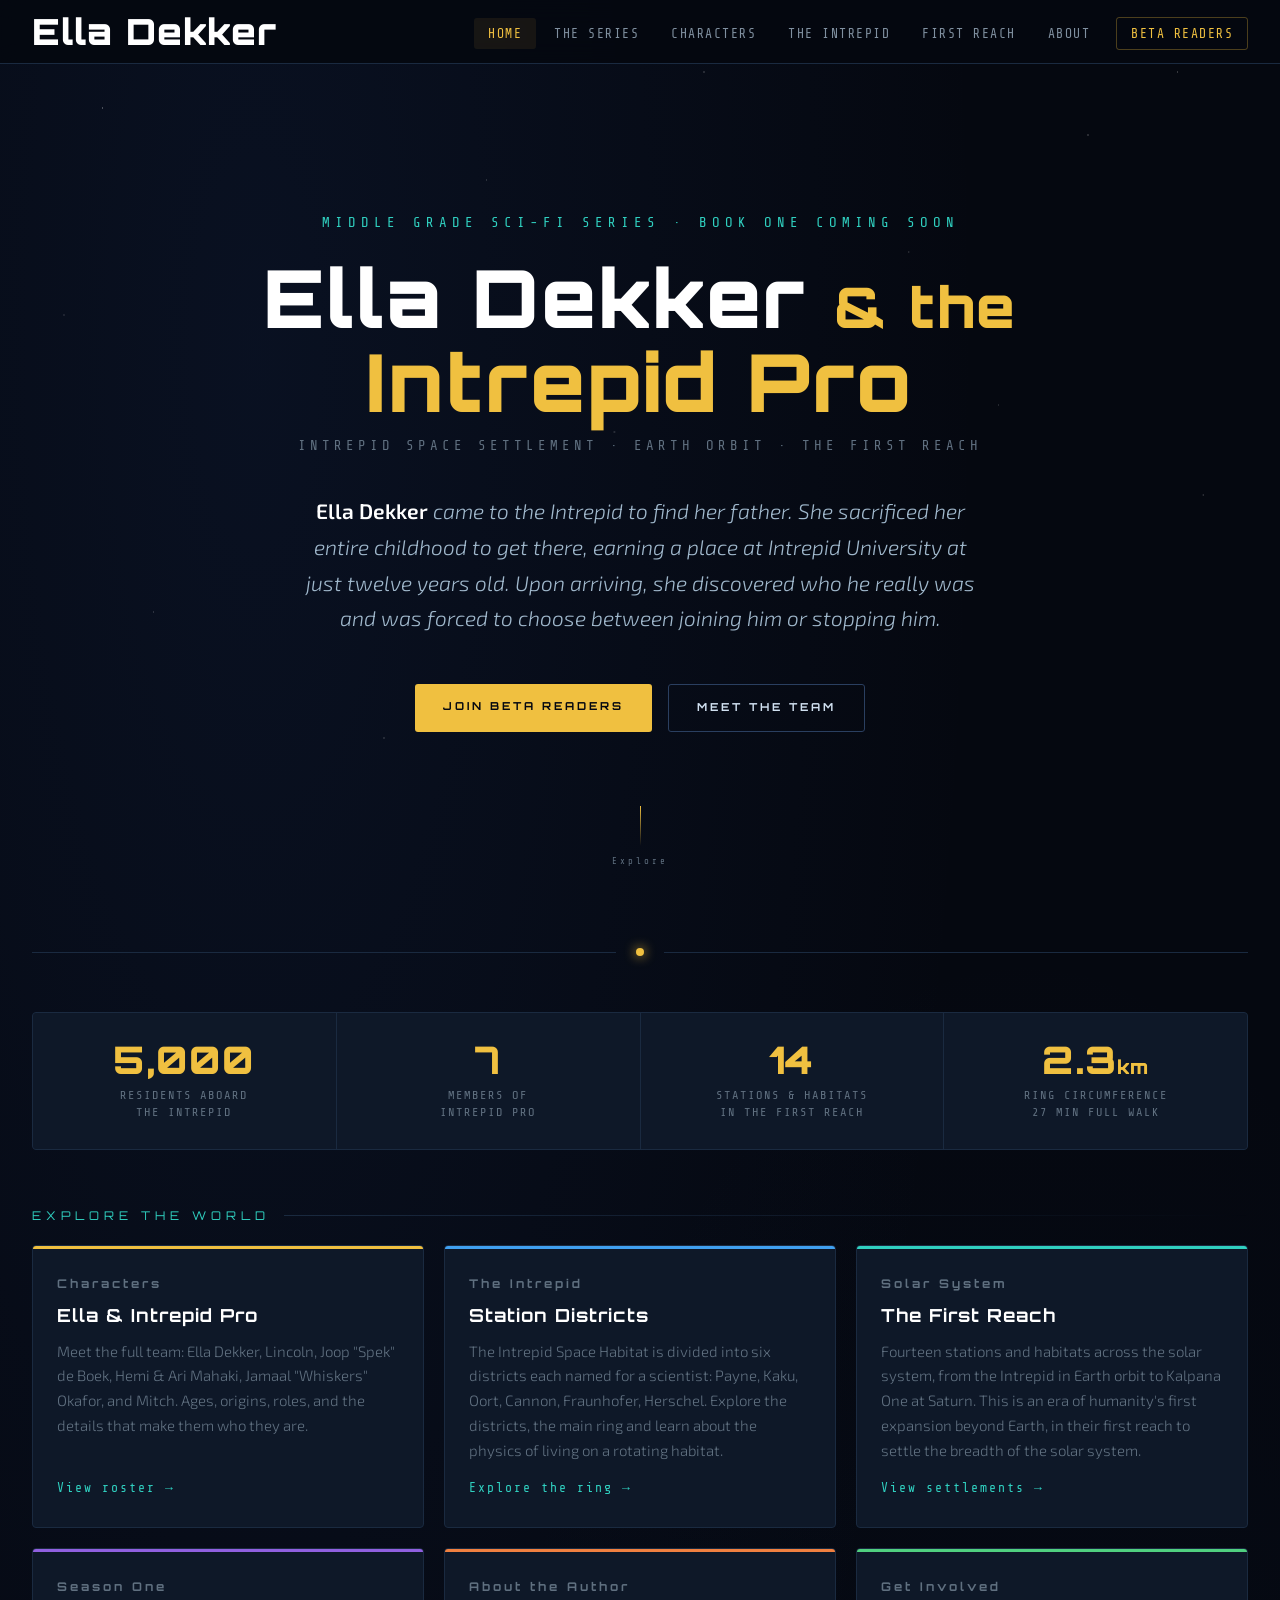
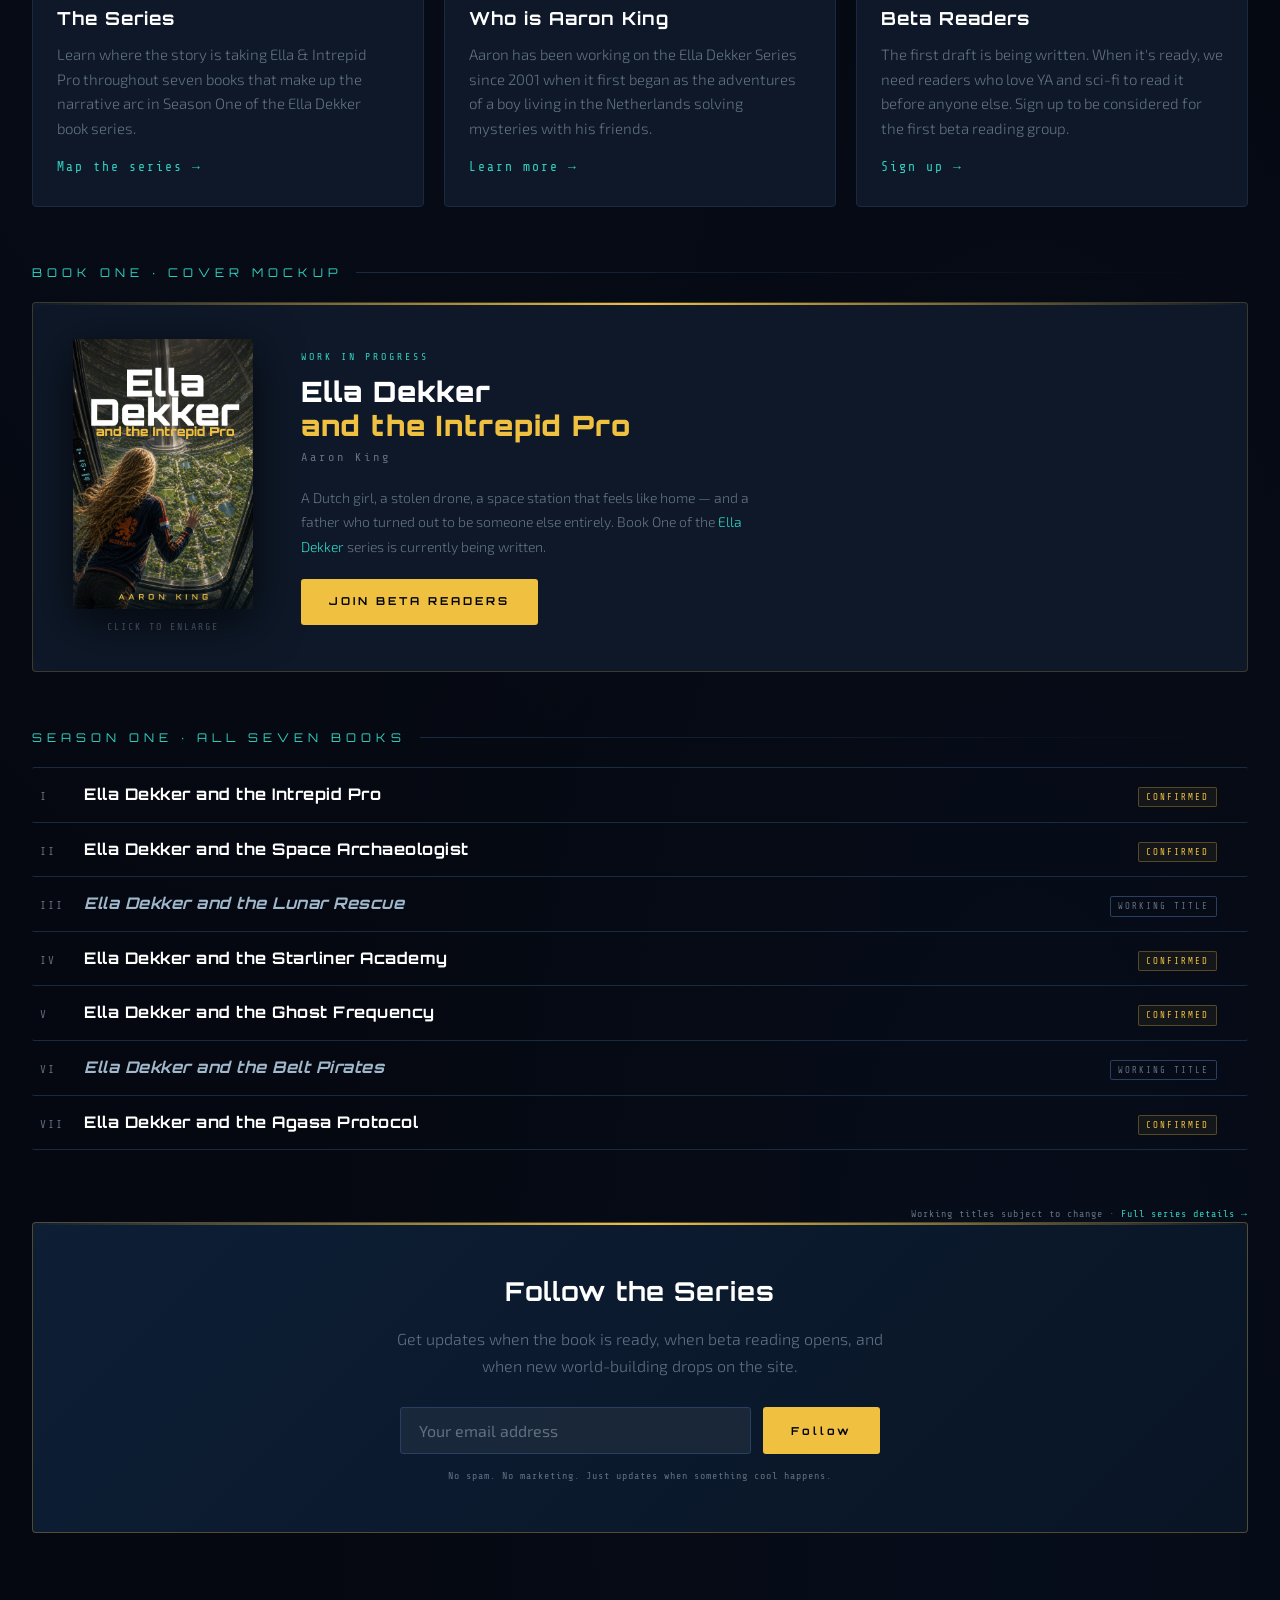
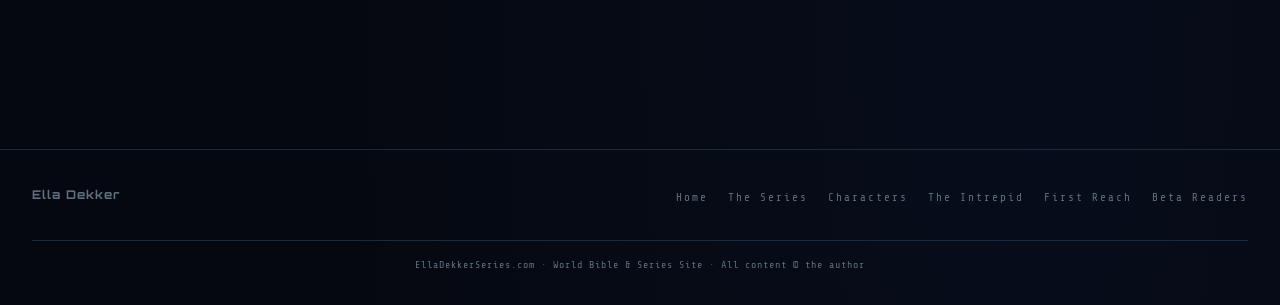
<file: index.html>
<!DOCTYPE html>
<html lang="en">
<head>
  <meta charset="UTF-8">
  <meta name="viewport" content="width=device-width, initial-scale=1.0">
  <meta name="description" content="Ella Dekker & Intrepid Pro — A YA sci-fi series set aboard the Intrepid Space Settlement. Follow Ella Dekker, 12, as she navigates life, secrets, and danger aboard humanity's most famous home in space.">
  <title>Ella Dekker & the Intrepid Pro — EllaDekkerSeries.com</title>
  <!-- Open Graph / Social Sharing -->
  <meta property="og:type"        content="website">
  <meta property="og:url"         content="https://elladekkerseries.com/">
  <meta property="og:site_name"   content="Ella Dekker Series">
  <meta property="og:title"       content="Ella Dekker and the Intrepid Pro">
  <meta property="og:description" content="Ella Dekker came to the Intrepid to find her father. She sacrificed her entire childhood to get there, earning a place at Intrepid University at just twelve years old. Upon arriving, she discovered who he really was and was forced to choose between joining him or stopping him.">
  <meta property="og:image"       content="https://elladekkerseries.com/img/book1-cover.jpg">
  <meta property="og:image:width"  content="954">
  <meta property="og:image:height" content="1400">
  <meta property="og:image:alt"   content="Ella Dekker and the Intrepid Pro — Book One Cover">

  <!-- Twitter / iMessage fallback -->
  <meta name="twitter:card"        content="summary_large_image">
  <meta name="twitter:title"       content="Ella Dekker and the Intrepid Pro">
  <meta name="twitter:description" content="Ella Dekker came to the Intrepid to find her father. She sacrificed her entire childhood to get there, earning a place at Intrepid University at just twelve years old. Upon arriving, she discovered who he really was and was forced to choose between joining him or stopping him.">
  <meta name="twitter:image"       content="https://elladekkerseries.com/img/book1-cover.jpg">

  <link rel="stylesheet" href="css/style.css">
  <style>

    /* ── HERO ── */
    .hero {
      min-height: calc(100vh - var(--nav-height));
      display: flex;
      flex-direction: column;
      align-items: center;
      justify-content: center;
      text-align: center;
      padding: 60px var(--page-padding) 80px;
      position: relative;
    }

    .hero-eyebrow {
      font-family: var(--font-mono);
      font-size: clamp(10px, 2.5vw, 14px);
      letter-spacing: clamp(2px, 1vw, 5px);
      color: var(--accent-teal);
      text-transform: uppercase;
      margin-bottom: 20px;
      animation: fadeSlideIn 0.6s ease forwards;
    }

    .hero-title {
      font-family: var(--font-display);
      font-size: clamp(28px, 7vw, 80px);
      font-weight: 900;
      line-height: 1.05;
      letter-spacing: 2px;
      color: #fff;
      margin-bottom: 12px;
      animation: fadeSlideIn 0.6s 0.1s ease both;
    }

    .hero-title .amp {
      color: var(--accent-gold);
      font-size: 0.7em;
      white-space: nowrap;
    }

    .hero-title .team {
      display: block;
      color: var(--accent-gold);
      white-space: nowrap;
    }

    .hero-sub {
      font-family: var(--font-mono);
      font-size: clamp(9px, 2vw, 14px);
      letter-spacing: clamp(1px, 0.8vw, 4px);
      color: var(--text-dim);
      margin-bottom: 36px;
      text-transform: uppercase;
      animation: fadeSlideIn 0.6s 0.2s ease both;
    }

    .hero-logline {
      font-family: var(--font-body);
      font-size: clamp(16px, 2.5vw, 21px);
      font-weight: 300;
      font-style: italic;
      color: var(--text-secondary);
      max-width: 680px;
      line-height: 1.7;
      margin-bottom: 48px;
      animation: fadeSlideIn 0.6s 0.3s ease both;
    }

    .hero-logline strong {
      color: #fff;
      font-style: normal;
      font-weight: 600;
    }

    .hero-cta-row {
      display: flex;
      gap: 16px;
      flex-wrap: wrap;
      justify-content: center;
      animation: fadeSlideIn 0.6s 0.4s ease both;
    }

    .btn {
      font-family: var(--font-display);
      font-size: 11px;
      font-weight: 700;
      letter-spacing: 3px;
      text-transform: uppercase;
      text-decoration: none;
      padding: 14px 28px;
      border-radius: 3px;
      transition: all 0.2s;
      display: inline-block;
    }

    .btn-primary {
      background: var(--accent-gold);
      color: var(--void);
    }

    .btn-primary:hover {
      background: #ffd060;
      transform: translateY(-1px);
      box-shadow: 0 8px 24px rgba(240,192,64,0.25);
    }

    .btn-secondary {
      background: transparent;
      color: var(--text-primary);
      border: 1px solid var(--border-bright);
    }

    .btn-secondary:hover {
      border-color: var(--accent-teal);
      color: var(--accent-teal);
      transform: translateY(-1px);
    }


    /* ── HERO COVER ── */
    .hero-inner {
      display: flex;
      align-items: center;
      justify-content: center;
      gap: 60px;
      max-width: 1100px;
      width: 100%;
    }
    .hero-text { flex: 1; text-align: left; max-width: 560px; }
    .hero-cover {
      flex-shrink: 0;
      width: 220px;
      animation: fadeSlideIn 0.8s 0.3s ease both;
      cursor: pointer;
    }
    .hero-cover-wrap {
      position: relative;
      border-radius: 4px;
      overflow: hidden;
      box-shadow: 0 16px 60px rgba(0,0,0,0.7), 0 0 40px rgba(240,192,64,0.08);
      transition: transform 0.25s, box-shadow 0.25s;
    }
    .hero-cover-wrap:hover {
      transform: translateY(-6px) scale(1.02);
      box-shadow: 0 24px 80px rgba(0,0,0,0.8), 0 0 60px rgba(240,192,64,0.15);
    }
    .hero-cover-wrap img { width: 100%; display: block; }
    .hero-cover-label {
      margin-top: 12px;
      text-align: center;
      font-family: var(--font-mono);
      font-size: 10px;
      letter-spacing: 2px;
      color: var(--text-dim);
      text-transform: uppercase;
    }
    /* Override hero text-align for split layout */
    .hero-inner .hero-eyebrow,
    .hero-inner .hero-sub,
    .hero-inner .hero-logline { text-align: left; }
    .hero-inner .hero-cta-row { justify-content: flex-start; }
    /* Lightbox */
    .lightbox {
      display: none;
      position: fixed;
      inset: 0;
      background: rgba(5,8,16,0.95);
      z-index: 2000;
      align-items: center;
      justify-content: center;
      padding: 24px;
      cursor: zoom-out;
    }
    .lightbox.open { display: flex; }
    .lightbox img {
      max-height: 90vh;
      max-width: 90vw;
      border-radius: 4px;
      box-shadow: 0 24px 80px rgba(0,0,0,0.8);
      cursor: default;
    }
    .lightbox-close {
      position: absolute;
      top: 20px; right: 24px;
      font-family: var(--font-mono);
      font-size: 11px;
      letter-spacing: 3px;
      color: var(--text-dim);
      cursor: pointer;
      text-transform: uppercase;
      transition: color 0.2s;
    }
    .lightbox-close:hover { color: var(--accent-gold); }
    @media (max-width: 900px) {
      .hero-inner { flex-direction: column-reverse; gap: 36px; text-align: center; }
      .hero-cover { width: 180px; }
      .hero-inner .hero-eyebrow,
      .hero-inner .hero-sub,
      .hero-inner .hero-logline { text-align: center; }
      .hero-inner .hero-cta-row { justify-content: center; }
    }
    @media (max-width: 600px) {
      .hero-cover { width: 150px; }
    }

    @media (max-width: 479px) {
      .hero-title {
        font-size: clamp(26px, 11vw, 40px);
        letter-spacing: 1px;
      }
      .hero-title .team {
        white-space: normal;
      }
      .hero-eyebrow {
        font-size: 10px;
        letter-spacing: 2px;
      }
      .hero-sub {
        font-size: 9px;
        letter-spacing: 1px;
      }
      .hero-logline {
        font-size: 15px;
      }
      .btn {
        width: 100%;
        text-align: center;
        padding: 14px 16px;
      }
      .hero-cta-row {
        flex-direction: column;
        align-items: stretch;
        width: 100%;
        max-width: 320px;
        margin: 0 auto;
      }
    }

    /* Hero scroll indicator */
    .hero-scroll {
      position: absolute;
      bottom: 32px;
      left: 50%;
      transform: translateX(-50%);
      display: flex;
      flex-direction: column;
      align-items: center;
      gap: 8px;
      animation: fadeIn 1s 1s ease both;
    }

    .hero-scroll span {
      font-family: var(--font-mono);
      font-size: 9px;
      letter-spacing: 3px;
      color: var(--text-dim);
    }

    .scroll-line {
      width: 1px;
      height: 40px;
      background: linear-gradient(180deg, var(--accent-gold), transparent);
      animation: scrollPulse 2s ease-in-out infinite;
    }

    @keyframes scrollPulse {
      0%, 100% { opacity: 0.4; }
      50% { opacity: 1; }
    }

    /* ── ORBIT LINE ── */
    .orbit-divider {
      display: flex;
      align-items: center;
      gap: 20px;
      margin: 0 0 var(--section-gap);
    }

    .orbit-line {
      flex: 1;
      height: 1px;
      background: var(--border);
    }

    .orbit-dot {
      width: 8px;
      height: 8px;
      border-radius: 50%;
      background: var(--accent-gold);
      box-shadow: 0 0 12px var(--accent-gold);
      flex-shrink: 0;
    }

    /* ── FEATURE GRID ── */
    .feature-grid {
      display: grid;
      grid-template-columns: repeat(3, 1fr);
      gap: 20px;
      margin-bottom: var(--section-gap);
    }

    .feature-card {
      background: var(--panel);
      border: 1px solid var(--border);
      border-radius: 4px;
      padding: 28px 24px;
      text-decoration: none;
      display: flex;
      flex-direction: column;
      gap: 12px;
      transition: border-color 0.2s, transform 0.2s, box-shadow 0.2s;
      position: relative;
      overflow: hidden;
    }

    .feature-card::before {
      content: '';
      position: absolute;
      top: 0; left: 0;
      width: 100%; height: 3px;
      background: var(--accent-teal);
      transition: background 0.2s;
    }

    .feature-card:hover {
      border-color: var(--border-bright);
      transform: translateY(-3px);
      box-shadow: 0 12px 32px rgba(0,0,0,0.3);
    }

    .feature-card:nth-child(1)::before { background: var(--accent-gold); }
    .feature-card:nth-child(2)::before { background: var(--accent-blue); }
    .feature-card:nth-child(3)::before { background: var(--accent-teal); }
    .feature-card:nth-child(4)::before { background: var(--accent-purple); }
    .feature-card:nth-child(5)::before { background: var(--accent-orange); }
    .feature-card:nth-child(6)::before { background: var(--accent-green); }

    .feature-icon {
      font-family: var(--font-display);
      font-size: 12px;
      font-weight: 700;
      letter-spacing: 3px;
      color: var(--text-dim);
    }

    .feature-name {
      font-family: var(--font-display);
      font-size: 18px;
      font-weight: 700;
      color: #fff;
      letter-spacing: 1px;
      line-height: 1.2;
    }

    .feature-desc {
      font-size: 15px;
      font-weight: 300;
      color: var(--text-dim);
      line-height: 1.65;
      flex: 1;
    }

    .feature-link {
      font-family: var(--font-mono);
      font-size: 13px;
      letter-spacing: 2px;
      color: var(--accent-teal);
      margin-top: 4px;
    }

    /* ── WORLD AT A GLANCE ── */
    .world-stats {
      display: grid;
      grid-template-columns: repeat(4, 1fr);
      gap: 1px;
      background: var(--border);
      border: 1px solid var(--border);
      border-radius: 4px;
      overflow: hidden;
      margin-bottom: var(--section-gap);
    }

    .stat-block {
      background: var(--panel);
      padding: 28px 20px;
      text-align: center;
    }

    .stat-number {
      font-family: var(--font-display);
      font-size: clamp(24px, 4vw, 38px);
      font-weight: 900;
      color: var(--accent-gold);
      letter-spacing: 1px;
      line-height: 1;
      margin-bottom: 8px;
    }

    .stat-label {
      font-family: var(--font-mono);
      font-size: 12px;
      letter-spacing: 2px;
      color: var(--text-dim);
      text-transform: uppercase;
      line-height: 1.4;
    }


    /* ── COVER FEATURE ── */
    .cover-feature {
      display: flex;
      gap: 48px;
      align-items: center;
      background: var(--panel);
      border: 1px solid rgba(240,192,64,0.2);
      border-radius: 4px;
      padding: 36px 40px;
      margin-bottom: var(--section-gap);
      position: relative;
      overflow: hidden;
    }
    .cover-feature::before {
      content: '';
      position: absolute;
      top: 0; left: 0; right: 0;
      height: 2px;
      background: linear-gradient(90deg, transparent, var(--accent-gold), transparent);
    }
    .cover-thumb {
      flex-shrink: 0;
      width: 180px;
      cursor: pointer;
    }
    .cover-thumb-wrap {
      border-radius: 3px;
      overflow: hidden;
      box-shadow: 0 12px 48px rgba(0,0,0,0.65);
      transition: transform 0.25s, box-shadow 0.25s;
    }
    .cover-thumb:hover .cover-thumb-wrap {
      transform: translateY(-5px) scale(1.02);
      box-shadow: 0 20px 64px rgba(0,0,0,0.8), 0 0 40px rgba(240,192,64,0.12);
    }
    .cover-thumb-wrap img { width: 100%; display: block; }
    .cover-thumb-hint {
      margin-top: 10px;
      text-align: center;
      font-family: var(--font-mono);
      font-size: 10px;
      letter-spacing: 2px;
      color: var(--text-dim);
      text-transform: uppercase;
      opacity: 0.6;
    }
    .cover-info { flex: 1; }
    .cover-info-label {
      font-family: var(--font-mono);
      font-size: 10px;
      letter-spacing: 3px;
      color: var(--accent-teal);
      text-transform: uppercase;
      margin-bottom: 10px;
    }
    .cover-info-title {
      font-family: var(--font-display);
      font-size: clamp(20px, 3vw, 28px);
      font-weight: 900;
      color: #fff;
      letter-spacing: 1px;
      line-height: 1.2;
      margin-bottom: 6px;
    }
    .cover-info-title span { color: var(--accent-gold); }
    .cover-info-author {
      font-family: var(--font-mono);
      font-size: 12px;
      letter-spacing: 3px;
      color: var(--text-dim);
      margin-bottom: 18px;
    }
    .cover-info-desc {
      font-size: var(--text-sm);
      font-weight: 300;
      color: var(--text-dim);
      line-height: 1.75;
      max-width: 460px;
    }
    .cover-info-desc em {
      color: var(--accent-teal);
      font-style: normal;
    }
    @media (max-width: 767px) {
      .cover-feature { flex-direction: column; align-items: center; text-align: center; padding: 28px 20px; }
      .cover-thumb { width: 160px; }
      .cover-info-desc { max-width: 100%; }
    }


    /* ── SPINE LIST ── */
    .spine-list {
      margin-bottom: var(--section-gap);
    }

    .spine-item {
      display: flex;
      align-items: baseline;
      gap: 16px;
      padding: 14px 0;
      border-bottom: 1px solid var(--border);
      text-decoration: none;
      transition: background 0.15s;
      padding-left: 8px;
      padding-right: 8px;
      border-radius: 2px;
    }

    .spine-item:first-child {
      border-top: 1px solid var(--border);
    }

    .spine-item:hover {
      background: rgba(255,255,255,0.03);
    }

    .spine-num {
      font-family: var(--font-mono);
      font-size: 11px;
      letter-spacing: 2px;
      color: var(--text-dim);
      width: 28px;
      flex-shrink: 0;
    }

    .spine-title {
      font-family: var(--font-display);
      font-size: clamp(13px, 2vw, 16px);
      font-weight: 700;
      letter-spacing: 0.5px;
      flex: 1;
    }

    .spine-title.confirmed { color: #fff; }
    .spine-title.working   { color: var(--text-secondary); font-style: italic; }

    .spine-badge {
      font-family: var(--font-mono);
      font-size: 9px;
      letter-spacing: 2px;
      text-transform: uppercase;
      padding: 2px 7px;
      border-radius: 2px;
      flex-shrink: 0;
    }

    .spine-badge.confirmed {
      color: var(--accent-gold);
      border: 1px solid rgba(240,192,64,0.3);
      background: rgba(240,192,64,0.06);
    }

    .spine-badge.working {
      color: var(--text-dim);
      border: 1px solid var(--border-bright);
    }

    .spine-arrow {
      font-family: var(--font-mono);
      font-size: 12px;
      color: var(--accent-teal);
      opacity: 0;
      transition: opacity 0.15s;
      flex-shrink: 0;
    }

    .spine-item:hover .spine-arrow { opacity: 1; }

    .spine-note {
      margin-top: 12px;
      font-family: var(--font-mono);
      font-size: 10px;
      letter-spacing: 1px;
      color: var(--text-dim);
      text-align: right;
    }

    @media (max-width: 479px) {
      .spine-badge { display: none; }
      .spine-title { font-size: 13px; }
    }

    /* ── SIGN UP STRIP ── */
    .signup-strip {
      background: linear-gradient(135deg, #0d1e35, #091525);
      border: 1px solid rgba(240,192,64,0.3);
      border-radius: 4px;
      padding: 48px 40px;
      text-align: center;
      margin-bottom: var(--section-gap);
      position: relative;
    }

    .signup-strip::before {
      content: '';
      position: absolute;
      top: 0; left: 0; right: 0;
      height: 2px;
      background: linear-gradient(90deg, transparent, var(--accent-gold), transparent);
    }

    .signup-title {
      font-family: var(--font-display);
      font-size: clamp(18px, 3vw, 26px);
      font-weight: 700;
      color: #fff;
      letter-spacing: 1px;
      margin-bottom: 12px;
    }

    .signup-sub {
      font-size: var(--text-base);
      font-weight: 300;
      color: var(--text-dim);
      max-width: 500px;
      margin: 0 auto 28px;
      line-height: 1.7;
    }

    .signup-form {
      display: flex;
      gap: 12px;
      max-width: 480px;
      margin: 0 auto;
      flex-wrap: wrap;
      justify-content: center;
    }

    .signup-input {
      flex: 1;
      min-width: 220px;
      background: rgba(255,255,255,0.06);
      border: 1px solid var(--border-bright);
      border-radius: 3px;
      padding: 13px 18px;
      font-family: var(--font-body);
      font-size: var(--text-base);
      color: var(--text-primary);
      outline: none;
      transition: border-color 0.2s;
    }

    .signup-input::placeholder {
      color: var(--text-dim);
    }

    .signup-input:focus {
      border-color: var(--accent-gold);
    }

    .signup-btn {
      background: var(--accent-gold);
      color: var(--void);
      border: none;
      border-radius: 3px;
      padding: 13px 28px;
      font-family: var(--font-display);
      font-size: 11px;
      font-weight: 700;
      letter-spacing: 3px;
      cursor: pointer;
      transition: background 0.2s, transform 0.2s;
      white-space: nowrap;
    }

    .signup-btn:hover {
      background: #ffd060;
      transform: translateY(-1px);
    }

    .signup-note {
      margin-top: 14px;
      font-family: var(--font-mono);
      font-size: 10px;
      letter-spacing: 1px;
      color: var(--text-dim);
    }

    /* ── RESPONSIVE ── */
    @media (max-width: 1023px) {
      .feature-grid { grid-template-columns: 1fr 1fr; }
      .world-stats { grid-template-columns: 1fr 1fr; }
    }

    @media (max-width: 767px) {
      .hero { min-height: auto; padding-top: 48px; padding-bottom: 64px; }
      .hero-scroll { display: none; }
      .feature-grid { grid-template-columns: 1fr; }
      .world-stats { grid-template-columns: 1fr 1fr; }
      .signup-strip { padding: 36px 24px; }
    }

    @media (max-width: 479px) {
      .world-stats { grid-template-columns: 1fr 1fr; }
      .stat-block { padding: 20px 12px; }
    }

  </style>
</head>
<body>

  <div class="page-wrap" style="padding-top:0; padding-bottom:0; max-width:100%">

    <!-- HERO -->
    <section class="hero">
      <p class="hero-eyebrow">Middle Grade Sci-Fi Series · Book One Coming Soon</p>
      <h1 class="hero-title">
        Ella Dekker <span class="amp">&amp;&nbsp;the</span>
        <span class="team">Intrepid&nbsp;Pro</span>
      </h1>
      <p class="hero-sub">Intrepid Space Settlement · Earth Orbit · The First Reach</p>
      <p class="hero-logline">
        <strong>Ella Dekker</strong> came to the Intrepid to find her father.
        She sacrificed her entire childhood to get there, earning a place at Intrepid University
        at just twelve years old. Upon arriving, she discovered who he really was
        and was forced to choose between joining him or stopping him.
      </p>
      <div class="hero-cta-row">
        <a href="beta.html" class="btn btn-primary">Join Beta Readers</a>
        <a href="characters.html" class="btn btn-secondary">Meet the Team</a>
      </div>
      <div class="hero-scroll">
        <div class="scroll-line"></div>
        <span>Explore</span>
      </div>
    </section>

  </div>

  <!-- MAIN CONTENT -->
  <main>
    <div class="page-wrap" style="padding-top: 48px">

      <!-- ORBIT DIVIDER -->
      <div class="orbit-divider">
        <div class="orbit-line"></div>
        <div class="orbit-dot"></div>
        <div class="orbit-line"></div>
      </div>

      <!-- WORLD STATS -->
      <div class="world-stats">
        <div class="stat-block">
          <div class="stat-number">5,000</div>
          <div class="stat-label">Residents aboard<br>The Intrepid</div>
        </div>
        <div class="stat-block">
          <div class="stat-number">7</div>
          <div class="stat-label">Members of<br>Intrepid Pro</div>
        </div>
        <div class="stat-block">
          <div class="stat-number">14</div>
          <div class="stat-label">Stations &amp; habitats<br>in the First Reach</div>
        </div>
        <div class="stat-block">
          <div class="stat-number">2.3<span style="font-size:0.5em">km</span></div>
          <div class="stat-label">Ring circumference<br>27 min full walk</div>
        </div>
      </div>

      <!-- EXPLORE SECTION -->
      <div class="section-label">Explore the World</div>

      <div class="feature-grid">
        <a href="characters.html" class="feature-card">
          <div class="feature-icon">Characters</div>
          <div class="feature-name">Ella &amp; Intrepid Pro</div>
          <div class="feature-desc">Meet the full team: Ella Dekker, Lincoln, Joop "Spek" de Boek, Hemi &amp; Ari Mahaki, Jamaal "Whiskers" Okafor, and Mitch. Ages, origins, roles, and the details that make them who they are.</div>
          <div class="feature-link">View roster →</div>
        </a>

        <a href="districts.html" class="feature-card">
          <div class="feature-icon">The Intrepid</div>
          <div class="feature-name">Station Districts</div>
          <div class="feature-desc">The Intrepid Space Habitat is divided into six districts each named for a scientist: Payne, Kaku, Oort, Cannon, Fraunhofer, Herschel. Explore the districts, the main ring and learn about the physics of living on a rotating habitat.</div>
          <div class="feature-link">Explore the ring →</div>
        </a>

        <a href="settlements.html" class="feature-card">
          <div class="feature-icon">Solar System</div>
          <div class="feature-name">The First Reach</div>
          <div class="feature-desc">Fourteen stations and habitats across the solar system, from the Intrepid in Earth orbit to Kalpana One at Saturn. This is an era of humanity's first expansion beyond Earth, in their first reach to settle the breadth of the solar system.</div>
          <div class="feature-link">View settlements →</div>
        </a>

        <a href="series.html" class="feature-card">
          <div class="feature-icon">Season One</div>
          <div class="feature-name">The Series</div>
          <div class="feature-desc">Learn where the story is taking Ella &amp; Intrepid Pro throughout seven books that make up the narrative arc in Season One of the Ella Dekker book series.</div>
          <div class="feature-link">Map the series →</div>
        </a>

        <a href="about.html" class="feature-card">
          <div class="feature-icon">About the Author</div>
          <div class="feature-name">Who is Aaron King</div>
          <div class="feature-desc">Aaron has been working on the Ella Dekker Series since 2001 when it first began as the adventures of a boy living in the Netherlands solving mysteries with his friends.</div>
          <div class="feature-link">Learn more →</div>
        </a>

        <a href="beta.html" class="feature-card">
          <div class="feature-icon">Get Involved</div>
          <div class="feature-name">Beta Readers</div>
          <div class="feature-desc">The first draft is being written. When it's ready, we need readers who love YA and sci-fi to read it before anyone else. Sign up to be considered for the first beta reading group.</div>
          <div class="feature-link">Sign up →</div>
        </a>
      </div>


      <!-- BOOK 1 COVER -->
      <div class="section-label">Book One · Cover Mockup</div>

      <div class="cover-feature">
        <div class="cover-thumb" onclick="document.getElementById('cover-lightbox').classList.add('open')">
          <div class="cover-thumb-wrap">
            <img src="img/book1-cover.jpg" alt="Ella Dekker and the Intrepid Pro — Cover Mockup">
          </div>
          <div class="cover-thumb-hint">Click to enlarge</div>
        </div>
        <div class="cover-info">
          <div class="cover-info-label">Work in Progress</div>
          <div class="cover-info-title">Ella Dekker<br><span>and the Intrepid Pro</span></div>
          <div class="cover-info-author">Aaron King</div>
          <p class="cover-info-desc">A Dutch girl, a stolen drone, a space station that feels like home — and a father who turned out to be someone else entirely. Book One of the <em>Ella Dekker</em> series is currently being written.</p>
          <a href="beta.html" class="btn btn-primary" style="margin-top:20px; display:inline-block;">Join Beta Readers</a>
        </div>
      </div>


      <!-- SEASON ONE SPINE LIST -->
      <div class="section-label">Season One · All Seven Books</div>

      <div class="spine-list">
        <a href="series.html" class="spine-item">
          <span class="spine-num">I</span>
          <span class="spine-title confirmed">Ella Dekker and the Intrepid Pro</span>
          <span class="spine-badge confirmed">Confirmed</span>
          <span class="spine-arrow">→</span>
        </a>
        <a href="series.html" class="spine-item">
          <span class="spine-num">II</span>
          <span class="spine-title confirmed">Ella Dekker and the Space Archaeologist</span>
          <span class="spine-badge confirmed">Confirmed</span>
          <span class="spine-arrow">→</span>
        </a>
        <a href="series.html" class="spine-item">
          <span class="spine-num">III</span>
          <span class="spine-title working">Ella Dekker and the Lunar Rescue</span>
          <span class="spine-badge working">Working Title</span>
          <span class="spine-arrow">→</span>
        </a>
        <a href="series.html" class="spine-item">
          <span class="spine-num">IV</span>
          <span class="spine-title confirmed">Ella Dekker and the Starliner Academy</span>
          <span class="spine-badge confirmed">Confirmed</span>
          <span class="spine-arrow">→</span>
        </a>
        <a href="series.html" class="spine-item">
          <span class="spine-num">V</span>
          <span class="spine-title confirmed">Ella Dekker and the Ghost Frequency</span>
          <span class="spine-badge confirmed">Confirmed</span>
          <span class="spine-arrow">→</span>
        </a>
        <a href="series.html" class="spine-item">
          <span class="spine-num">VI</span>
          <span class="spine-title working">Ella Dekker and the Belt Pirates</span>
          <span class="spine-badge working">Working Title</span>
          <span class="spine-arrow">→</span>
        </a>
        <a href="series.html" class="spine-item">
          <span class="spine-num">VII</span>
          <span class="spine-title confirmed">Ella Dekker and the Agasa Protocol</span>
          <span class="spine-badge confirmed">Confirmed</span>
          <span class="spine-arrow">→</span>
        </a>
      </div>
      <p class="spine-note">Working titles subject to change · <a href="series.html" style="color:var(--accent-teal); text-decoration:none;">Full series details →</a></p>

      <!-- EMAIL SIGNUP -->
      <div class="signup-strip">
        <h2 class="signup-title">Follow the Series</h2>
        <p class="signup-sub">Get updates when the book is ready, when beta reading opens, and when new world-building drops on the site.</p>
        <form class="signup-form" action="https://formspree.io/f/xeenjprw" method="POST">
          <input
            type="email"
            name="email"
            class="signup-input"
            placeholder="Your email address"
            required
            aria-label="Email address"
          >
          <button type="submit" class="signup-btn">Follow</button>
        </form>
        <p class="signup-note">No spam. No marketing. Just updates when something cool happens.</p>
      </div>

    </div>
  </main>


  <!-- LIGHTBOX -->
  <div class="lightbox" id="cover-lightbox" onclick="this.classList.remove('open')">
    <div class="lightbox-close">✕ &nbsp;Close</div>
    <img src="img/book1-cover.jpg" alt="Ella Dekker and the Intrepid Pro — Cover Mockup" onclick="event.stopPropagation()">
  </div>

  <script src="js/nav.js"></script>

</body>
</html>
</file>
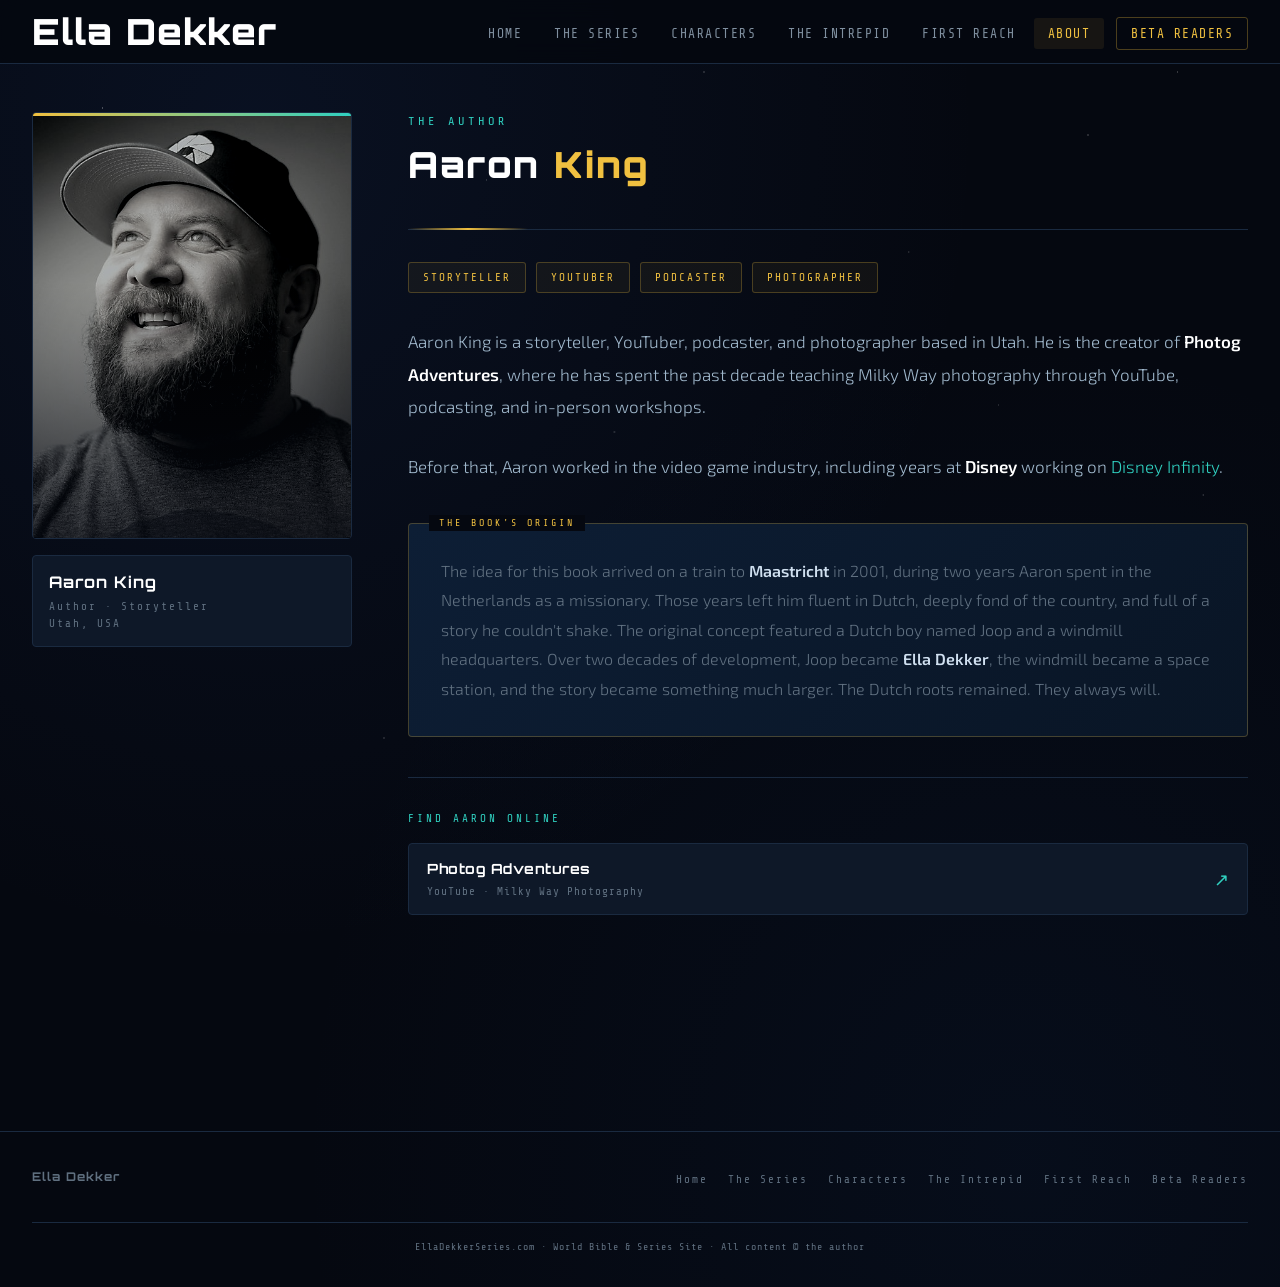
<file: about.html>
<!DOCTYPE html>
<html lang="en">
<head>
  <meta charset="UTF-8">
  <meta name="viewport" content="width=device-width, initial-scale=1.0">
  <meta name="description" content="About Aaron King — storyteller, YouTuber, podcaster, photographer, and the author of Ella Dekker & the Intrepid Pro.">
  <title>About — Ella Dekker Series</title>
  <!-- Open Graph / Social Sharing -->
  <meta property="og:type"         content="website">
  <meta property="og:url"          content="https://elladekkerseries.com/about.html">
  <meta property="og:site_name"    content="Ella Dekker Series">
  <meta property="og:title"        content="About Aaron King — Ella Dekker Series">
  <meta property="og:description"  content="Aaron King is a storyteller, YouTuber, podcaster, and photographer based in Utah. He is the author of the Ella Dekker series.">
  <meta property="og:image"        content="https://elladekkerseries.com/img/book1-cover.jpg">
  <meta property="og:image:width"  content="954">
  <meta property="og:image:height" content="1400">
  <meta property="og:image:alt"    content="Ella Dekker and the Intrepid Pro — Book One Cover">

  <!-- Twitter / iMessage fallback -->
  <meta name="twitter:card"        content="summary_large_image">
  <meta name="twitter:title"       content="About Aaron King — Ella Dekker Series">
  <meta name="twitter:description" content="Aaron King is a storyteller, YouTuber, podcaster, and photographer based in Utah. He is the author of the Ella Dekker series.">
  <meta name="twitter:image"       content="https://elladekkerseries.com/img/book1-cover.jpg">

  <link rel="stylesheet" href="css/style.css">
  <style>

    .about-layout {
      display: grid;
      grid-template-columns: 320px 1fr;
      gap: 56px;
      align-items: start;
      margin-bottom: var(--section-gap);
    }

    /* Photo block */
    .photo-block {
      position: sticky;
      top: calc(var(--nav-height) + 24px);
    }

    .photo-frame {
      position: relative;
      border-radius: 4px;
      overflow: hidden;
      border: 1px solid var(--border);
      background: var(--panel);
      aspect-ratio: 3/4;
      display: flex;
      align-items: center;
      justify-content: center;
    }

    .photo-frame img {
      width: 100%;
      height: 100%;
      object-fit: cover;
      /* CSS filter to match the dark sci-fi aesthetic */
      filter: grayscale(40%) contrast(1.1) brightness(0.9) saturate(0.7);
      display: block;
    }

    /* Teal overlay tint */
    .photo-frame::after {
      content: '';
      position: absolute;
      inset: 0;
      background: linear-gradient(
        180deg,
        transparent 40%,
        rgba(5, 8, 16, 0.7) 100%
      );
      pointer-events: none;
    }

    /* Gold accent bar top */
    .photo-frame::before {
      content: '';
      position: absolute;
      top: 0; left: 0; right: 0;
      height: 3px;
      background: linear-gradient(90deg, var(--accent-gold), var(--accent-teal));
      z-index: 2;
    }

    .photo-placeholder {
      display: flex;
      flex-direction: column;
      align-items: center;
      justify-content: center;
      gap: 12px;
      padding: 40px;
      text-align: center;
      color: var(--text-dim);
    }

    .photo-placeholder-icon {
      width: 64px;
      height: 64px;
      border-radius: 50%;
      border: 2px solid var(--border-bright);
      display: flex;
      align-items: center;
      justify-content: center;
      font-family: var(--font-display);
      font-size: 24px;
      font-weight: 900;
      color: var(--accent-gold);
    }

    .photo-caption {
      margin-top: 16px;
      padding: 14px 16px;
      background: var(--panel);
      border: 1px solid var(--border);
      border-radius: 4px;
    }

    .photo-name {
      font-family: var(--font-display);
      font-size: 16px;
      font-weight: 700;
      color: #fff;
      letter-spacing: 1px;
      margin-bottom: 4px;
    }

    .photo-title {
      font-family: var(--font-mono);
      font-size: 11px;
      letter-spacing: 2px;
      color: var(--text-dim);
      line-height: 1.5;
    }

    /* Bio block */
    .bio-block {}

    .bio-block .page-header {
      text-align: left;
      margin-bottom: 32px;
    }

    .bio-block .page-header::after {
      left: 0;
      transform: none;
    }

    .bio-text {
      font-size: 17px;
      font-weight: 300;
      color: var(--text-secondary);
      line-height: 1.9;
      margin-bottom: 28px;
    }

    .bio-text strong {
      color: #fff;
      font-weight: 600;
    }

    .bio-text em {
      color: var(--accent-teal);
      font-style: normal;
    }

    /* Role tags */
    .role-tags {
      display: flex;
      flex-wrap: wrap;
      gap: 10px;
      margin: 32px 0;
    }

    .role-tag {
      font-family: var(--font-mono);
      font-size: 11px;
      letter-spacing: 2px;
      color: var(--accent-gold);
      border: 1px solid rgba(240,192,64,0.25);
      border-radius: 3px;
      padding: 6px 14px;
      background: rgba(240,192,64,0.05);
      text-transform: uppercase;
    }

    /* Links section */
    .links-section {
      margin-top: 40px;
      padding-top: 32px;
      border-top: 1px solid var(--border);
    }

    .links-label {
      font-family: var(--font-mono);
      font-size: 11px;
      letter-spacing: 3px;
      color: var(--accent-teal);
      text-transform: uppercase;
      margin-bottom: 16px;
    }

    .ext-links {
      display: flex;
      flex-direction: column;
      gap: 10px;
    }

    .ext-link {
      display: flex;
      align-items: center;
      gap: 14px;
      padding: 14px 18px;
      background: var(--panel);
      border: 1px solid var(--border);
      border-radius: 4px;
      text-decoration: none;
      transition: border-color 0.2s, background 0.2s;
    }

    .ext-link:hover {
      border-color: var(--accent-teal);
      background: rgba(48,208,192,0.05);
    }

    .ext-link-label {
      font-family: var(--font-display);
      font-size: 14px;
      font-weight: 700;
      color: #fff;
      letter-spacing: 0.5px;
    }

    .ext-link-sub {
      font-family: var(--font-mono);
      font-size: 11px;
      color: var(--text-dim);
      letter-spacing: 1px;
      margin-top: 2px;
    }

    .ext-link-arrow {
      margin-left: auto;
      color: var(--accent-teal);
      font-size: 18px;
      flex-shrink: 0;
    }

    /* Book origin section */
    .origin-card {
      background: linear-gradient(135deg, #0d1e35, #091525);
      border: 1px solid rgba(240,192,64,0.25);
      border-radius: 4px;
      padding: 32px;
      margin-top: 40px;
      position: relative;
    }

    .origin-card::before {
      content: 'THE BOOK\'S ORIGIN';
      position: absolute;
      top: -9px;
      left: 20px;
      font-family: var(--font-mono);
      font-size: 10px;
      letter-spacing: 3px;
      color: var(--accent-gold);
      background: var(--void);
      padding: 0 10px;
    }

    .origin-text {
      font-size: 16px;
      font-weight: 300;
      color: var(--text-dim);
      line-height: 1.85;
    }

    .origin-text strong {
      color: var(--text-primary);
      font-weight: 600;
    }

    @media (max-width: 1023px) {
      .about-layout {
        grid-template-columns: 260px 1fr;
        gap: 36px;
      }
    }

    @media (max-width: 767px) {
      .about-layout {
        grid-template-columns: 1fr;
      }
      .photo-block {
        position: static;
        max-width: 280px;
        margin: 0 auto;
      }
      .bio-block .page-header {
        text-align: center;
      }
      .bio-block .page-header::after {
        left: 50%;
        transform: translateX(-50%);
      }
      .role-tags { justify-content: center; }
    }

  </style>
</head>
<body>

  <div class="page-wrap">

    <div class="about-layout">

      <!-- PHOTO -->
      <div class="photo-block">
        <div class="photo-frame">
          <img src="img/author.jpg" alt="Aaron King">
        </div>
        <div class="photo-caption">
          <div class="photo-name">Aaron King</div>
          <div class="photo-title">Author · Storyteller<br>Utah, USA</div>
        </div>
      </div>

      <!-- BIO -->
      <div class="bio-block">

        <header class="page-header">
          <p class="page-eyebrow">The Author</p>
          <h1 class="page-title">Aaron <span>King</span></h1>
        </header>

        <div class="role-tags">
          <span class="role-tag">Storyteller</span>
          <span class="role-tag">YouTuber</span>
          <span class="role-tag">Podcaster</span>
          <span class="role-tag">Photographer</span>
        </div>

        <p class="bio-text">
          Aaron King is a storyteller, YouTuber, podcaster, and photographer based in Utah.
          He is the creator of <strong>Photog Adventures</strong>, where he has spent the past decade
          teaching Milky Way photography through YouTube, podcasting, and in-person workshops.
        </p>

        <p class="bio-text">
          Before that, Aaron worked in the video game industry, including years at
          <strong>Disney</strong> working on <em>Disney Infinity</em>.
        </p>

        <div class="origin-card">
          <p class="origin-text">
            The idea for this book arrived on a train to <strong>Maastricht</strong> in 2001, during two years
            Aaron spent in the Netherlands as a missionary. Those years left him fluent in Dutch,
            deeply fond of the country, and full of a story he couldn't shake. The original concept
            featured a Dutch boy named Joop and a windmill headquarters. Over two decades of
            development, Joop became <strong>Ella Dekker</strong>, the windmill became a space station,
            and the story became something much larger. The Dutch roots remained. They always will.
          </p>
        </div>

        <div class="links-section">
          <div class="links-label">Find Aaron Online</div>
          <div class="ext-links">
            <a href="https://www.youtube.com/@PhotogAdventures" target="_blank" rel="noopener" class="ext-link">
              <div>
                <div class="ext-link-label">Photog Adventures</div>
                <div class="ext-link-sub">YouTube · Milky Way Photography</div>
              </div>
              <span class="ext-link-arrow">↗</span>
            </a>
          </div>
        </div>

      </div>
    </div>
  </div>

  <script src="js/nav.js"></script>

</body>
</html>
</file>
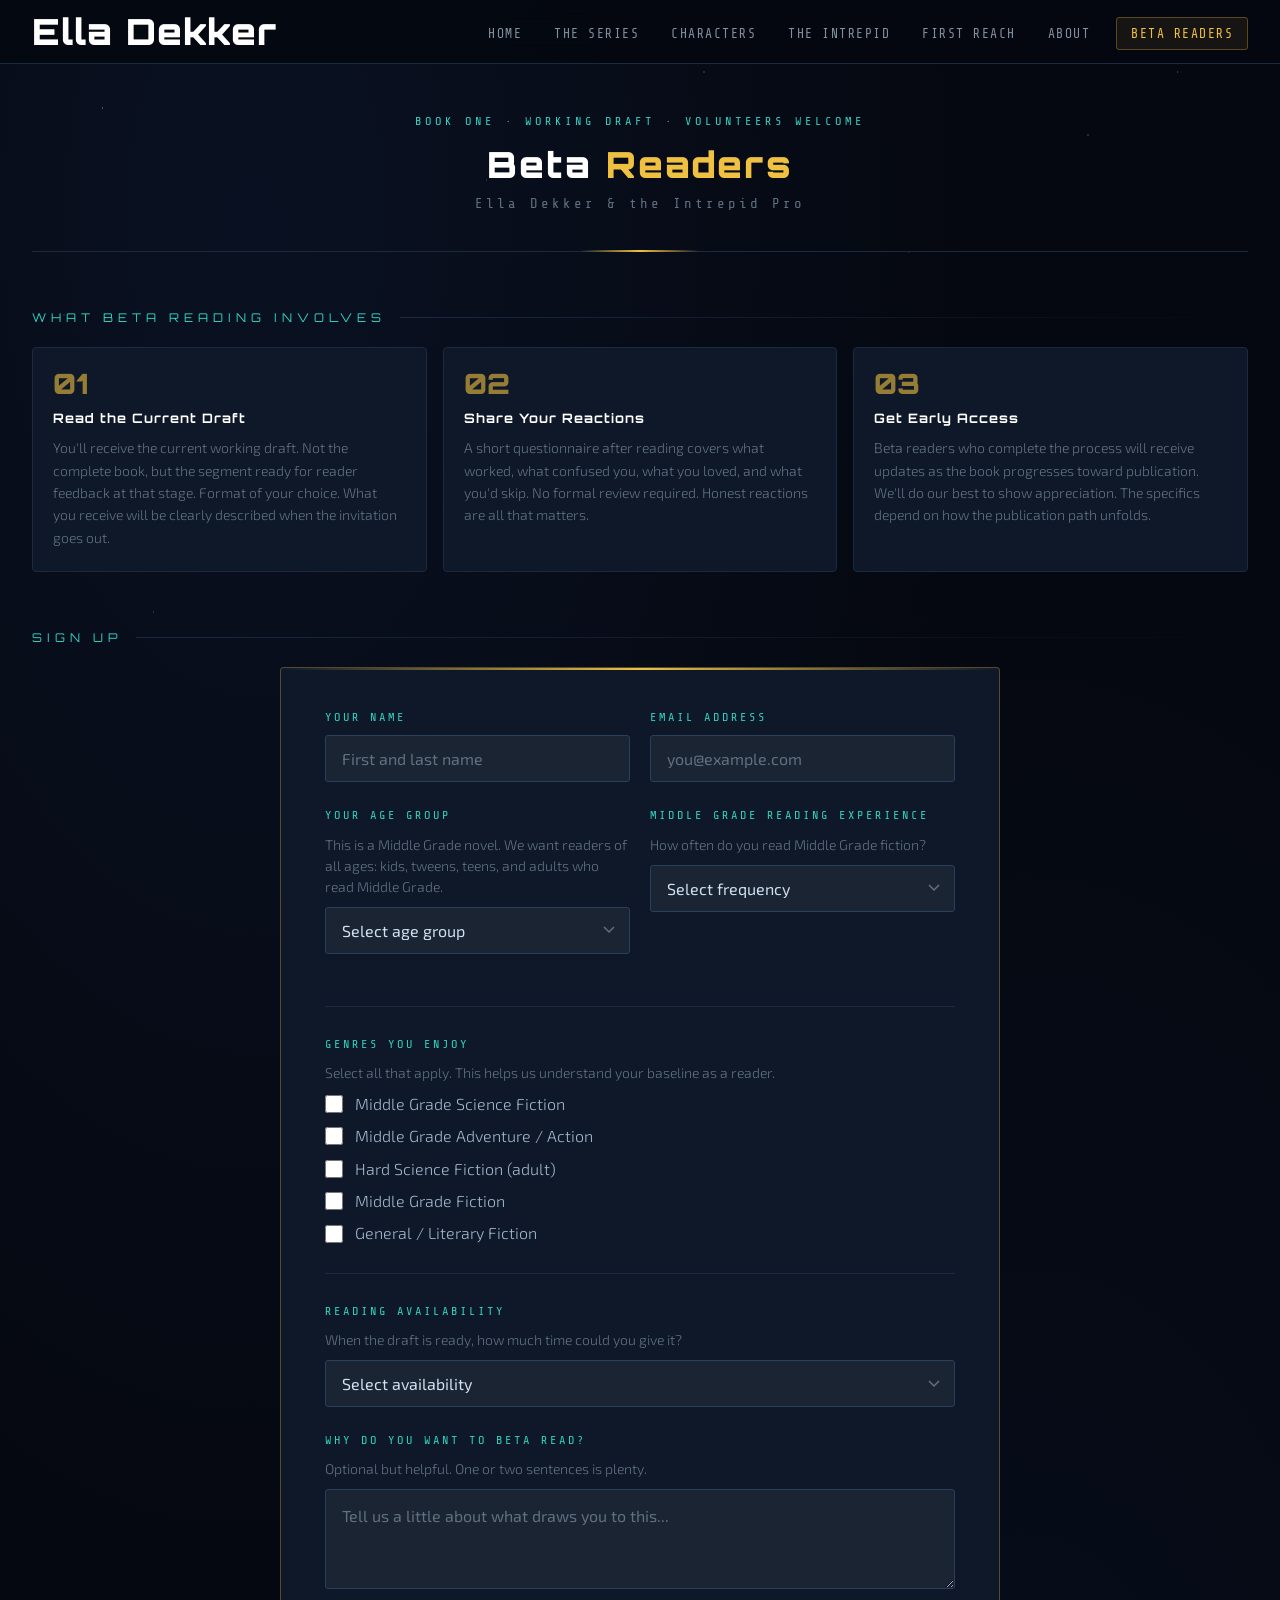
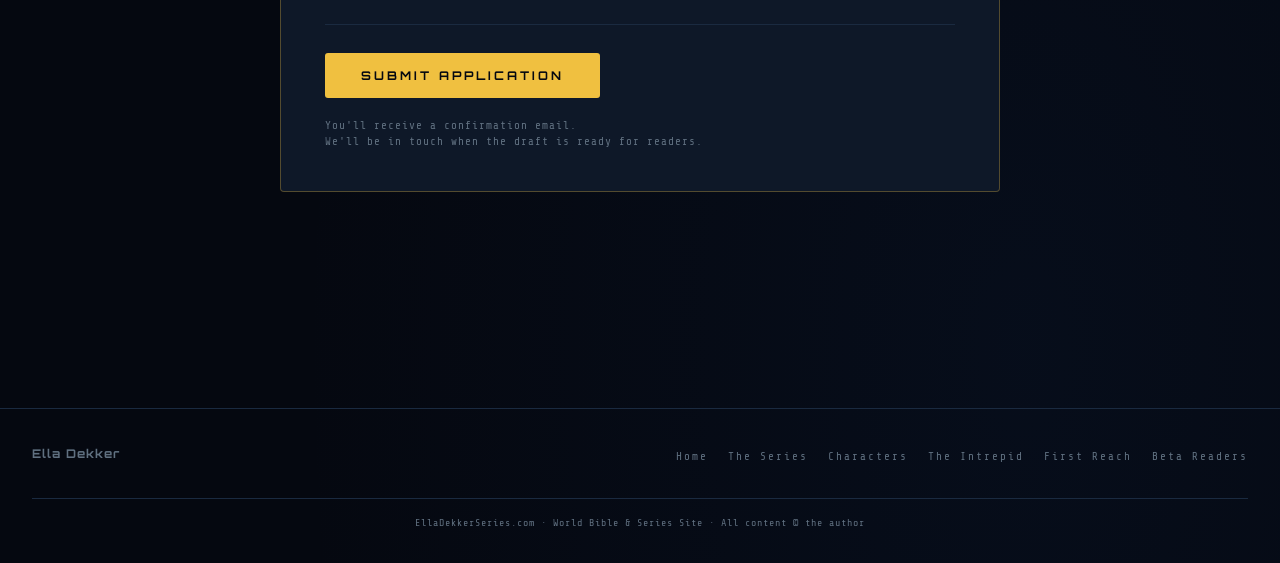
<file: beta.html>
<!DOCTYPE html>
<html lang="en">
<head>
  <meta charset="UTF-8">
  <meta name="viewport" content="width=device-width, initial-scale=1.0">
  <meta name="description" content="Sign up to beta read Ella Dekker and the Intrepid Pro — a Middle Grade sci-fi adventure set aboard the Intrepid Space Settlement.">
  <title>Beta Readers — Ella Dekker Series</title>
  <!-- Open Graph / Social Sharing -->
  <meta property="og:type"         content="website">
  <meta property="og:url"          content="https://elladekkerseries.com/beta.html">
  <meta property="og:site_name"    content="Ella Dekker Series">
  <meta property="og:title"        content="Beta Readers — Ella Dekker and the Intrepid Pro">
  <meta property="og:description"  content="Sign up to beta read Ella Dekker and the Intrepid Pro before anyone else. We need readers who love Middle Grade and sci-fi.">
  <meta property="og:image"        content="https://elladekkerseries.com/img/book1-cover.jpg">
  <meta property="og:image:width"  content="954">
  <meta property="og:image:height" content="1400">
  <meta property="og:image:alt"    content="Ella Dekker and the Intrepid Pro — Book One Cover">

  <!-- Twitter / iMessage fallback -->
  <meta name="twitter:card"        content="summary_large_image">
  <meta name="twitter:title"       content="Beta Readers — Ella Dekker and the Intrepid Pro">
  <meta name="twitter:description" content="Sign up to beta read Ella Dekker and the Intrepid Pro before anyone else. We need readers who love Middle Grade and sci-fi.">
  <meta name="twitter:image"       content="https://elladekkerseries.com/img/book1-cover.jpg">

  <link rel="stylesheet" href="css/style.css">
  <style>

    .form-card {
      background: var(--panel);
      border: 1px solid rgba(240,192,64,0.3);
      border-radius: 4px;
      padding: 40px 44px;
      max-width: 720px;
      margin: 0 auto var(--section-gap);
      position: relative;
    }

    .form-card::before {
      content: '';
      position: absolute;
      top: 0; left: 0; right: 0;
      height: 2px;
      background: linear-gradient(90deg, transparent, var(--accent-gold), transparent);
    }

    .form-group {
      margin-bottom: 24px;
    }

    .form-label {
      display: block;
      font-family: var(--font-mono);
      font-size: var(--text-xs);
      letter-spacing: 3px;
      color: var(--accent-teal);
      text-transform: uppercase;
      margin-bottom: 8px;
    }

    .form-sublabel {
      font-size: var(--text-sm);
      font-weight: 300;
      color: var(--text-dim);
      margin-bottom: 10px;
      line-height: 1.5;
    }

    .form-input,
    .form-select,
    .form-textarea {
      width: 100%;
      background: rgba(255,255,255,0.05);
      border: 1px solid var(--border-bright);
      border-radius: 3px;
      padding: 13px 16px;
      font-family: var(--font-body);
      font-size: var(--text-base);
      color: var(--text-primary);
      outline: none;
      transition: border-color 0.2s;
      appearance: none;
    }

    .form-input::placeholder,
    .form-textarea::placeholder {
      color: var(--text-dim);
    }

    .form-input:focus,
    .form-select:focus,
    .form-textarea:focus {
      border-color: var(--accent-gold);
      background: rgba(255,255,255,0.07);
    }

    .form-select {
      background-image: url("data:image/svg+xml,%3Csvg xmlns='http://www.w3.org/2000/svg' width='12' height='8' viewBox='0 0 12 8'%3E%3Cpath d='M1 1l5 5 5-5' stroke='%23607080' stroke-width='1.5' fill='none'/%3E%3C/svg%3E");
      background-repeat: no-repeat;
      background-position: right 14px center;
      padding-right: 36px;
      cursor: pointer;
    }

    .form-select option {
      background: var(--deep);
      color: var(--text-primary);
    }

    .form-textarea {
      resize: vertical;
      min-height: 100px;
      line-height: 1.6;
    }

    .form-row {
      display: grid;
      grid-template-columns: 1fr 1fr;
      gap: 20px;
    }

    .checkbox-group {
      display: flex;
      flex-direction: column;
      gap: 10px;
    }

    .checkbox-item {
      display: flex;
      align-items: center;
      gap: 12px;
      cursor: pointer;
    }

    .checkbox-item input[type="checkbox"] {
      width: 18px;
      height: 18px;
      accent-color: var(--accent-gold);
      flex-shrink: 0;
      cursor: pointer;
    }

    .checkbox-item span {
      font-size: var(--text-base);
      font-weight: 300;
      color: var(--text-secondary);
      line-height: 1.4;
    }

    .form-divider {
      height: 1px;
      background: var(--border);
      margin: 28px 0;
    }

    .submit-row {
      display: flex;
      align-items: center;
      gap: 20px;
      flex-wrap: wrap;
    }

    .submit-btn {
      background: var(--accent-gold);
      color: var(--void);
      border: none;
      border-radius: 3px;
      padding: 15px 36px;
      font-family: var(--font-display);
      font-size: 12px;
      font-weight: 700;
      letter-spacing: 3px;
      cursor: pointer;
      transition: background 0.2s, transform 0.2s;
      text-transform: uppercase;
    }

    .submit-btn:hover {
      background: #ffd060;
      transform: translateY(-1px);
    }

    .submit-note {
      font-family: var(--font-mono);
      font-size: 11px;
      letter-spacing: 1px;
      color: var(--text-dim);
      line-height: 1.5;
    }

    /* What to expect section */
    .expect-grid {
      display: grid;
      grid-template-columns: repeat(3, 1fr);
      gap: 16px;
      margin-bottom: var(--section-gap);
    }

    .expect-card {
      background: var(--panel);
      border: 1px solid var(--border);
      border-radius: 4px;
      padding: 22px 20px;
    }

    .expect-num {
      font-family: var(--font-display);
      font-size: 28px;
      font-weight: 900;
      color: var(--accent-gold);
      line-height: 1;
      margin-bottom: 10px;
      opacity: 0.6;
    }

    .expect-title {
      font-family: var(--font-display);
      font-size: 13px;
      font-weight: 700;
      color: #fff;
      letter-spacing: 1px;
      margin-bottom: 8px;
    }

    .expect-desc {
      font-size: var(--text-sm);
      font-weight: 300;
      color: var(--text-dim);
      line-height: 1.6;
    }

    @media (max-width: 767px) {
      .form-card { padding: 28px 20px; }
      .form-row { grid-template-columns: 1fr; }
      .expect-grid { grid-template-columns: 1fr; }
      .submit-row { flex-direction: column; align-items: flex-start; }
    }

  </style>
</head>
<body>

  <div class="page-wrap">

    <header class="page-header">
      <p class="page-eyebrow">Book One · Working Draft · Volunteers Welcome</p>
      <h1 class="page-title">Beta <span>Readers</span></h1>
      <p class="page-subtitle">Ella Dekker &amp; the Intrepid Pro</p>
    </header>

    <!-- WHAT TO EXPECT -->
    <div class="section-label">What Beta Reading Involves</div>
    <div class="expect-grid">
      <div class="expect-card">
        <div class="expect-num">01</div>
        <div class="expect-title">Read the Current Draft</div>
        <div class="expect-desc">You'll receive the current working draft. Not the complete book, but the segment ready for reader feedback at that stage. Format of your choice. What you receive will be clearly described when the invitation goes out.</div>
      </div>
      <div class="expect-card">
        <div class="expect-num">02</div>
        <div class="expect-title">Share Your Reactions</div>
        <div class="expect-desc">A short questionnaire after reading covers what worked, what confused you, what you loved, and what you'd skip. No formal review required. Honest reactions are all that matters.</div>
      </div>
      <div class="expect-card">
        <div class="expect-num">03</div>
        <div class="expect-title">Get Early Access</div>
        <div class="expect-desc">Beta readers who complete the process will receive updates as the book progresses toward publication. We'll do our best to show appreciation. The specifics depend on how the publication path unfolds.</div>
      </div>
    </div>

    <!-- FORM -->
    <div class="section-label">Sign Up</div>

    <form
      class="form-card"
      action="https://formspree.io/f/xeenjprw"
      method="POST"
    >
      <!-- Name + Email -->
      <div class="form-row">
        <div class="form-group">
          <label class="form-label" for="name">Your Name</label>
          <input class="form-input" type="text" id="name" name="name" placeholder="First and last name" required>
        </div>
        <div class="form-group">
          <label class="form-label" for="email">Email Address</label>
          <input class="form-input" type="email" id="email" name="email" placeholder="you@example.com" required>
        </div>
      </div>

      <!-- Age / Reading context -->
      <div class="form-row">
        <div class="form-group">
          <label class="form-label" for="age-group">Your Age Group</label>
          <p class="form-sublabel">This is a Middle Grade novel. We want readers of all ages: kids, tweens, teens, and adults who read Middle Grade.</p>
          <select class="form-select" id="age-group" name="age_group" required>
            <option value="" disabled selected>Select age group</option>
            <option value="under-13">Under 13</option>
            <option value="13-17">13–17</option>
            <option value="18-25">18–25</option>
            <option value="26-40">26–40</option>
            <option value="40+">40+</option>
          </select>
        </div>
        <div class="form-group">
          <label class="form-label" for="mg-exp">Middle Grade Reading Experience</label>
          <p class="form-sublabel">How often do you read Middle Grade fiction?</p>
          <select class="form-select" id="mg-exp" name="mg_experience" required>
            <option value="" disabled selected>Select frequency</option>
            <option value="regular">Regularly (it's my main genre)</option>
            <option value="occasional">Occasionally (a few books a year)</option>
            <option value="rarely">Rarely (reading outside my usual)</option>
            <option value="never">First YA book (trying something new)</option>
          </select>
        </div>
      </div>

      <div class="form-divider"></div>

      <!-- Genres -->
      <div class="form-group">
        <label class="form-label">Genres You Enjoy</label>
        <p class="form-sublabel">Select all that apply. This helps us understand your baseline as a reader.</p>
        <div class="checkbox-group">
          <label class="checkbox-item">
            <input type="checkbox" name="genres" value="ya-scifi"> <span>Middle Grade Science Fiction</span>
          </label>
          <label class="checkbox-item">
            <input type="checkbox" name="genres" value="ya-adventure"> <span>Middle Grade Adventure / Action</span>
          </label>
          <label class="checkbox-item">
            <input type="checkbox" name="genres" value="hard-scifi"> <span>Hard Science Fiction (adult)</span>
          </label>
          <label class="checkbox-item">
            <input type="checkbox" name="genres" value="middle-grade"> <span>Middle Grade Fiction</span>
          </label>
          <label class="checkbox-item">
            <input type="checkbox" name="genres" value="general-fiction"> <span>General / Literary Fiction</span>
          </label>
        </div>
      </div>

      <div class="form-divider"></div>

      <!-- Availability -->
      <div class="form-group">
        <label class="form-label" for="availability">Reading Availability</label>
        <p class="form-sublabel">When the draft is ready, how much time could you give it?</p>
        <select class="form-select" id="availability" name="availability" required>
          <option value="" disabled selected>Select availability</option>
          <option value="1-week">I could finish within 1 week</option>
          <option value="2-weeks">2 weeks works for me</option>
          <option value="1-month">I'd need about a month</option>
          <option value="flexible">Flexible (depends on timing)</option>
        </select>
      </div>

      <!-- Why -->
      <div class="form-group">
        <label class="form-label" for="why">Why Do You Want to Beta Read?</label>
        <p class="form-sublabel">Optional but helpful. One or two sentences is plenty.</p>
        <textarea class="form-textarea" id="why" name="why" placeholder="Tell us a little about what draws you to this..."></textarea>
      </div>

      <div class="form-divider"></div>

      <div class="submit-row">
        <button type="submit" class="submit-btn">Submit Application</button>
        <p class="submit-note">
          You'll receive a confirmation email.<br>
          We'll be in touch when the draft is ready for readers.
        </p>
      </div>

    </form>

  </div>

  <script src="js/nav.js"></script>

</body>
</html>
</file>
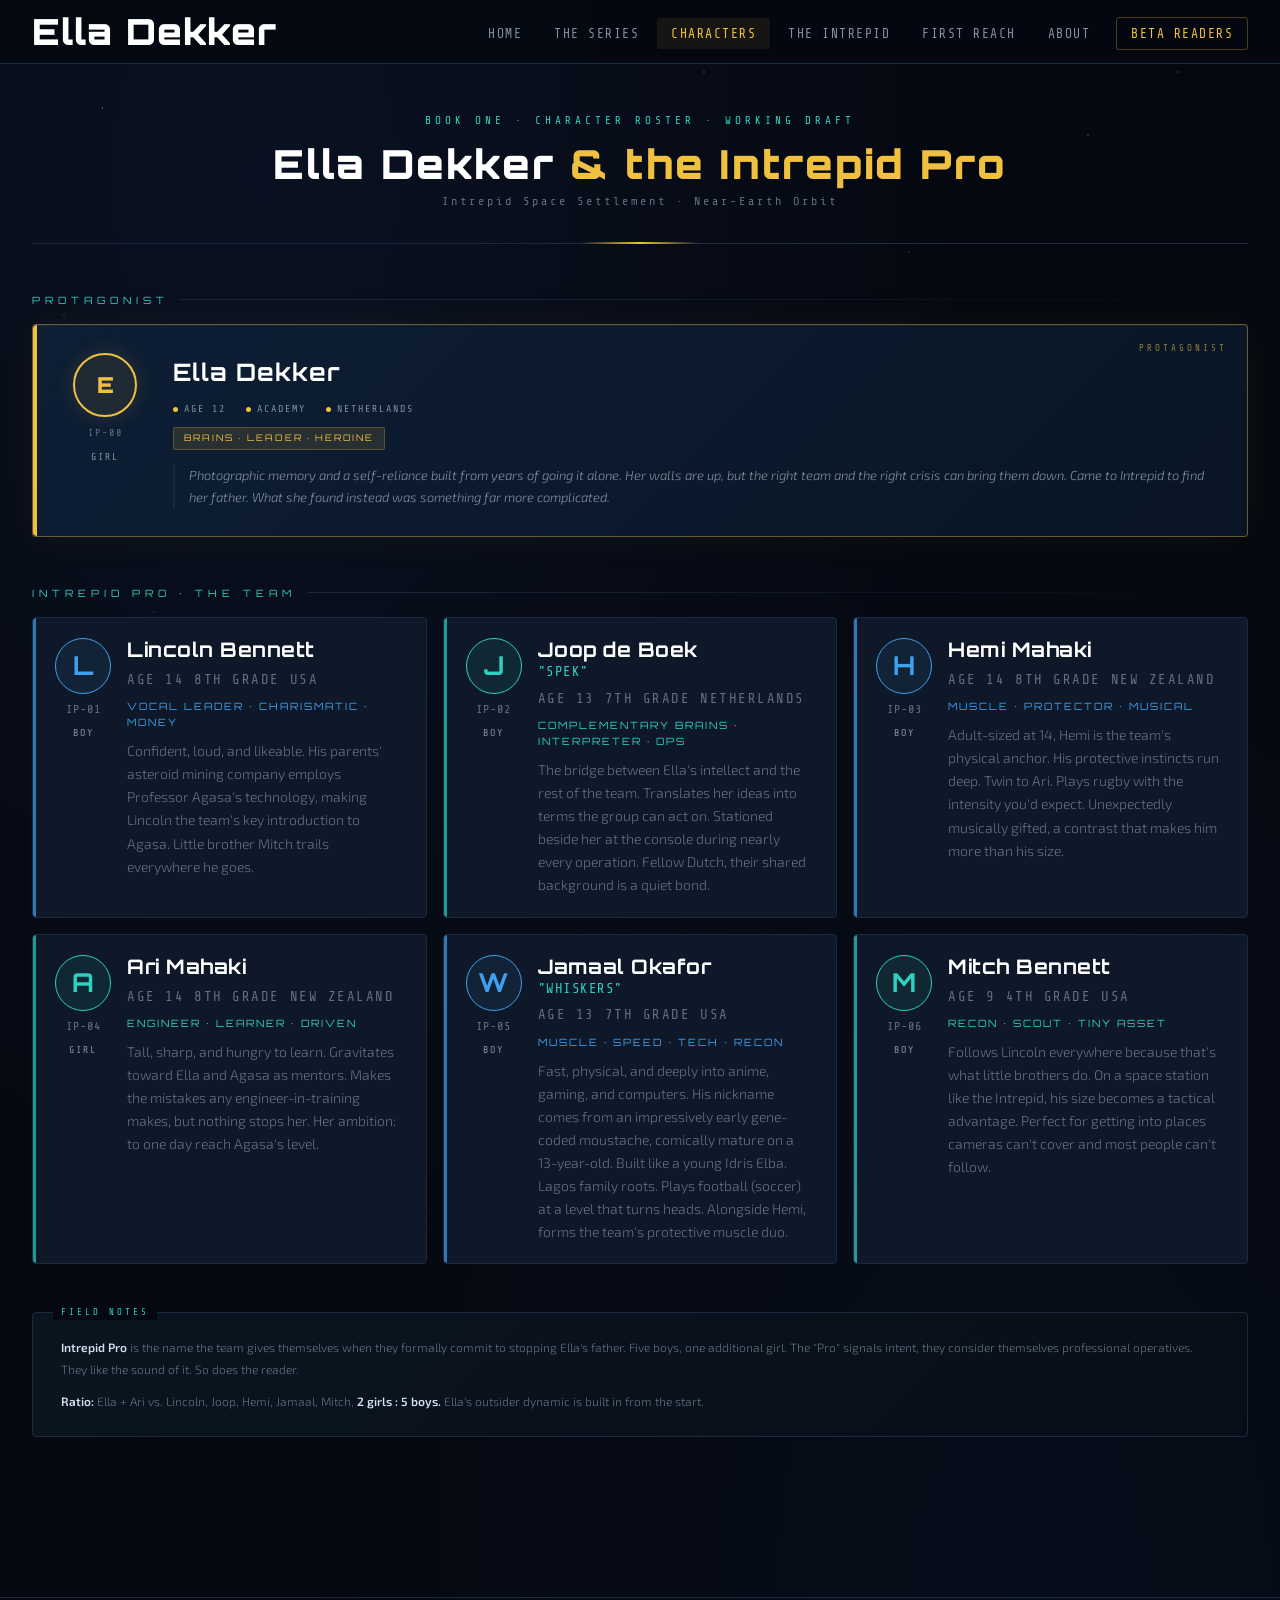
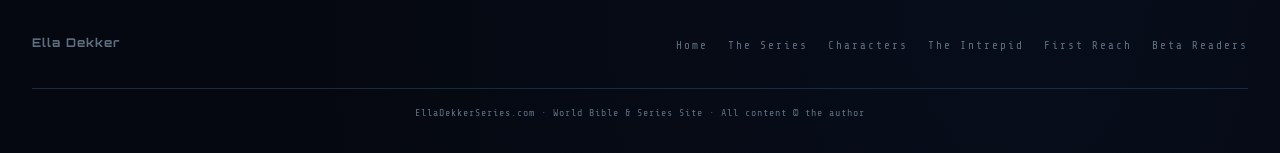
<file: characters.html>
<!DOCTYPE html>
<html lang="en">
<head>
  <meta charset="UTF-8">
  <meta name="viewport" content="width=device-width, initial-scale=1.0">
  <meta name="description" content="Meet Ella Dekker and the Intrepid Pro team, the full character roster for the YA sci-fi series.">
  <title>Characters, Ella Dekker Series</title>
  <link rel="stylesheet" href="css/style.css">
  <style>
/* STAR FIELD */

  /* HEADER */
  .header {
    text-align: center;
    margin-bottom: 48px;
    padding-bottom: 32px;
    border-bottom: 1px solid var(--border);
    position: relative;
  }
  .header::after {
    content: '';
    position: absolute;
    bottom: -1px; left: 50%; transform: translateX(-50%);
    width: 120px; height: 2px;
    background: linear-gradient(90deg, transparent, var(--accent-gold), transparent);
  }
  .series-label {
    font-family: 'Share Tech Mono', monospace;
    font-size: 11px;
    letter-spacing: 4px;
    color: var(--accent-teal);
    text-transform: uppercase;
    margin-bottom: 12px;
  }
  .title {
    font-family: 'Orbitron', sans-serif;
    font-size: clamp(22px, 4vw, 40px);
    font-weight: 900;
    letter-spacing: 2px;
    color: #fff;
    line-height: 1.1;
    margin-bottom: 6px;
  }
  .title span { color: var(--accent-gold); }
  .subtitle {
    font-family: 'Share Tech Mono', monospace;
    font-size: 12px;
    color: var(--text-dim);
    letter-spacing: 3px;
  }

  /* SECTION LABELS */
  .section-label {
    font-family: 'Orbitron', sans-serif;
    font-size: 10px;
    letter-spacing: 5px;
    color: var(--accent-teal);
    text-transform: uppercase;
    margin-bottom: 16px;
    display: flex;
    align-items: center;
    gap: 12px;
  }
  .section-label::after {
    content: '';
    flex: 1;
    height: 1px;
    background: linear-gradient(90deg, var(--border), transparent);
  }

  /* PROTAGONIST CARD */
  .protagonist-section { margin-bottom: 48px; }

  .protagonist-card {
    background: linear-gradient(135deg, #0d1e35 0%, #091525 100%);
    border: 1px solid rgba(240,192,64,0.4);
    border-radius: 4px;
    padding: 28px 32px;
    display: grid;
    grid-template-columns: auto 1fr;
    gap: 28px;
    position: relative;
    overflow: hidden;
    box-shadow: 0 0 40px rgba(240,192,64,0.06), inset 0 1px 0 rgba(255,255,255,0.04);
    animation: fadeSlideIn 0.6s ease forwards;
  }
  .protagonist-card::before {
    content: 'PROTAGONIST';
    position: absolute;
    top: 16px; right: 20px;
    font-family: 'Share Tech Mono', monospace;
    font-size: 9px;
    letter-spacing: 3px;
    color: var(--accent-gold);
    opacity: 0.6;
  }
  .protagonist-card::after {
    content: '';
    position: absolute;
    top: 0; left: 0;
    width: 4px; height: 100%;
    background: var(--accent-gold);
    border-radius: 4px 0 0 4px;
  }

  .id-block {
    display: flex;
    flex-direction: column;
    align-items: center;
    gap: 8px;
    min-width: 80px;
  }
  .avatar-ring {
    width: 64px; height: 64px;
    border-radius: 50%;
    border: 2px solid var(--accent-gold);
    display: flex; align-items: center; justify-content: center;
    font-family: 'Orbitron', sans-serif;
    font-size: 22px;
    font-weight: 900;
    color: var(--accent-gold);
    background: rgba(240,192,64,0.08);
    box-shadow: 0 0 20px rgba(240,192,64,0.15);
    flex-shrink: 0;
  }
  .avatar-ring.blue { border-color: var(--accent-blue); color: var(--accent-blue); background: rgba(64,160,240,0.08); box-shadow: 0 0 20px rgba(64,160,240,0.15); }
  .avatar-ring.teal { border-color: var(--accent-teal); color: var(--accent-teal); background: rgba(48,208,192,0.08); box-shadow: 0 0 20px rgba(48,208,192,0.15); }
  .avatar-ring.red { border-color: var(--accent-red); color: var(--accent-red); background: rgba(224,80,80,0.08); box-shadow: 0 0 20px rgba(224,80,80,0.15); }

  .id-number {
    font-family: 'Share Tech Mono', monospace;
    font-size: 10px;
    color: var(--text-dim);
    letter-spacing: 2px;
  }

  .card-main { display: flex; flex-direction: column; gap: 10px; }

  .name-row { display: flex; align-items: baseline; gap: 12px; flex-wrap: wrap; }
  .char-name {
    font-family: 'Orbitron', sans-serif;
    font-size: 24px;
    font-weight: 700;
    color: #fff;
    letter-spacing: 1px;
  }
  .char-nickname {
    font-family: 'Share Tech Mono', monospace;
    font-size: 13px;
    color: var(--accent-gold);
  }
  .char-nickname.blue { color: var(--accent-blue); }
  .char-nickname.teal { color: var(--accent-teal); }

  .meta-row {
    display: flex;
    gap: 20px;
    flex-wrap: wrap;
  }
  .meta-pill {
    font-family: 'Share Tech Mono', monospace;
    font-size: 10px;
    letter-spacing: 2px;
    color: var(--text-label);
    display: flex;
    align-items: center;
    gap: 6px;
  }
  .meta-pill .dot {
    width: 5px; height: 5px;
    border-radius: 50%;
    background: var(--accent-gold);
    flex-shrink: 0;
  }
  .meta-pill .dot.blue { background: var(--accent-blue); }
  .meta-pill .dot.teal { background: var(--accent-teal); }

  .role-tag {
    display: inline-block;
    background: rgba(240,192,64,0.12);
    border: 1px solid rgba(240,192,64,0.25);
    color: var(--accent-gold);
    font-family: 'Orbitron', sans-serif;
    font-size: 9px;
    letter-spacing: 2px;
    padding: 3px 10px;
    border-radius: 2px;
    text-transform: uppercase;
    width: fit-content;
  }
  .role-tag.blue { background: rgba(64,160,240,0.12); border-color: rgba(64,160,240,0.25); color: var(--accent-blue); }
  .role-tag.teal { background: rgba(48,208,192,0.12); border-color: rgba(48,208,192,0.25); color: var(--accent-teal); }
  .role-tag.red { background: rgba(224,80,80,0.12); border-color: rgba(224,80,80,0.25); color: var(--accent-red); }
  .role-tag.multi { display: flex; gap: 8px; flex-wrap: wrap; background: none; border: none; padding: 0; }
  .role-tag.multi span { display: inline-block; padding: 3px 10px; border-radius: 2px; font-family: 'Orbitron', sans-serif; font-size: 9px; letter-spacing: 2px; }

  .bio {
    font-size: 13px;
    font-weight: 300;
    font-style: italic;
    color: var(--text-label);
    line-height: 1.7;
    border-left: 2px solid var(--border);
    padding-left: 14px;
    margin-top: 4px;
  }

  /* TEAM GRID */
  .team-section { margin-bottom: 24px; }
  .team-grid {
    display: grid;
    grid-template-columns: repeat(auto-fill, minmax(300px, 1fr));
    gap: 16px;
  }

  .member-card {
    background: var(--panel);
    border: 1px solid var(--border);
    border-radius: 4px;
    padding: 20px 22px;
    display: grid;
    grid-template-columns: auto 1fr;
    gap: 16px;
    position: relative;
    overflow: hidden;
    transition: border-color 0.2s, box-shadow 0.2s;
    animation: fadeSlideIn 0.6s ease forwards;
  }
  .member-card:hover {
    border-color: rgba(64,160,240,0.4);
    box-shadow: 0 0 24px rgba(64,160,240,0.06);
  }
  .member-card::after {
    content: '';
    position: absolute;
    top: 0; left: 0;
    width: 3px; height: 100%;
    background: var(--accent-blue);
    border-radius: 4px 0 0 4px;
    opacity: 0.7;
  }
  .member-card.teal-accent::after { background: var(--accent-teal); }
  .member-card.red-accent::after { background: var(--accent-red); }

  .member-id {
    display: flex; flex-direction: column; align-items: center; gap: 6px;
    min-width: 56px;
  }
  .member-avatar {
    width: 56px; height: 56px;
    border-radius: 50%;
    border: 1.5px solid var(--accent-blue);
    display: flex; align-items: center; justify-content: center;
    font-family: 'Orbitron', sans-serif;
    font-size: 26px; font-weight: 700;
    color: var(--accent-blue);
    background: rgba(64,160,240,0.08);
    flex-shrink: 0;
  }
  .member-avatar.teal { border-color: var(--accent-teal); color: var(--accent-teal); background: rgba(48,208,192,0.08); }
  .member-avatar.red { border-color: var(--accent-red); color: var(--accent-red); background: rgba(224,80,80,0.08); }
  .member-num {
    font-family: 'Share Tech Mono', monospace;
    font-size: 12px; color: var(--text-dim); letter-spacing: 1px;
  }
  .member-gender {
    font-family: 'Share Tech Mono', monospace;
    font-size: 10px; color: var(--text-label); letter-spacing: 2px;
    text-transform: uppercase;
  }

  .member-info { display: flex; flex-direction: column; gap: 7px; }
  .member-name {
    font-family: 'Orbitron', sans-serif;
    font-size: 20px; font-weight: 700;
    color: #fff; letter-spacing: 0.5px;
    line-height: 1.2;
  }
  .member-name .nick {
    font-family: 'Share Tech Mono', monospace;
    font-size: 14px;
    color: var(--accent-teal);
    font-weight: 400;
    display: block;
    margin-top: 2px;
  }
  .member-meta {
    display: flex; flex-wrap: wrap; gap: 10px;
  }
  .m-pill {
    font-family: 'Share Tech Mono', monospace;
    font-size: 14px; letter-spacing: 1.5px;
    color: var(--text-dim);
  }
  .member-role {
    font-family: 'Orbitron', sans-serif;
    font-size: 10px; letter-spacing: 2px;
    color: var(--accent-blue);
    text-transform: uppercase;
  }
  .member-role.teal { color: var(--accent-teal); }
  .member-role.red { color: var(--accent-red); }
  .member-bio {
    font-size: 14px; font-weight: 300;
    color: var(--text-dim);
    line-height: 1.65;
    margin-top: 2px;
  }

  /* FOOTER NOTE */
  .org-block {
    margin-top: 48px;
    border: 1px solid var(--border);
    border-radius: 4px;
    padding: 24px 28px;
    background: linear-gradient(135deg, #0a1520, #080e18);
    position: relative;
  }
  .org-block::before {
    content: 'FIELD NOTES';
    position: absolute; top: -8px; left: 20px;
    font-family: 'Share Tech Mono', monospace;
    font-size: 9px; letter-spacing: 3px;
    color: var(--accent-teal);
    background: var(--void);
    padding: 0 8px;
  }
  .org-block p {
    font-size: 12px; font-weight: 300;
    color: var(--text-dim);
    line-height: 1.8;
  }
  .org-block p + p { margin-top: 10px; }
  .org-block strong { color: var(--text-primary); font-weight: 600; }
    to { opacity: 1; transform: translateY(0); }
  }

  @media (max-width: 600px) {
    .protagonist-card { grid-template-columns: 1fr; }
    .id-block { flex-direction: row; }
  }
  </style>
</head>
<body>

<div class="page-wrap">

  <header class="header">
    <div class="series-label">Book One · Character Roster · Working Draft</div>
    <h1 class="title">Ella Dekker <span>&amp; the Intrepid Pro</span></h1>
    <div class="subtitle">Intrepid Space Settlement · Near-Earth Orbit</div>
  </header>

  <!-- PROTAGONIST -->
  <div class="protagonist-section">
    <div class="section-label">Protagonist</div>
    <div class="protagonist-card">
      <div class="id-block">
        <div class="avatar-ring">E</div>
        <div class="id-number">IP-00</div>
        <div class="member-gender">Girl</div>
      </div>
      <div class="card-main">
        <div class="name-row">
          <div class="char-name">Ella Dekker</div>
        </div>
        <div class="meta-row">
          <div class="meta-pill"><span class="dot"></span>AGE 12</div>
          <div class="meta-pill"><span class="dot"></span>ACADEMY</div>
          <div class="meta-pill"><span class="dot"></span>NETHERLANDS</div>
        </div>
        <div class="role-tag">Brains · Leader · Heroine</div>
        <div class="bio">Photographic memory and a self-reliance built from years of going it alone. Her walls are up, but the right team and the right crisis can bring them down. Came to Intrepid to find her father. What she found instead was something far more complicated.</div>
      </div>
    </div>
  </div>

  <!-- INTREPID PRO -->
  <div class="team-section">
    <div class="section-label">Intrepid Pro · The Team</div>
    <div class="team-grid">

      <!-- Lincoln -->
      <div class="member-card">
        <div class="member-id">
          <div class="member-avatar">L</div>
          <div class="member-num">IP-01</div>
          <div class="member-gender">Boy</div>
        </div>
        <div class="member-info">
          <div class="member-name">Lincoln Bennett</div>
          <div class="member-meta">
            <span class="m-pill">AGE 14</span>
            <span class="m-pill">8TH GRADE</span>
            <span class="m-pill">USA</span>
          </div>
          <div class="member-role">Vocal Leader · Charismatic · Money</div>
          <div class="member-bio">Confident, loud, and likeable. His parents' asteroid mining company employs Professor Agasa's technology, making Lincoln the team's key introduction to Agasa. Little brother Mitch trails everywhere he goes.</div>
        </div>
      </div>

      <!-- Joop -->
      <div class="member-card teal-accent">
        <div class="member-id">
          <div class="member-avatar teal">J</div>
          <div class="member-num">IP-02</div>
          <div class="member-gender">Boy</div>
        </div>
        <div class="member-info">
          <div class="member-name">Joop de Boek<span class="nick">"SPEK"</span></div>
          <div class="member-meta">
            <span class="m-pill">AGE 13</span>
            <span class="m-pill">7TH GRADE</span>
            <span class="m-pill">NETHERLANDS</span>
          </div>
          <div class="member-role teal">Complementary Brains · Interpreter · Ops</div>
          <div class="member-bio">The bridge between Ella's intellect and the rest of the team. Translates her ideas into terms the group can act on. Stationed beside her at the console during nearly every operation. Fellow Dutch, their shared background is a quiet bond.</div>
        </div>
      </div>

      <!-- Hemi -->
      <div class="member-card">
        <div class="member-id">
          <div class="member-avatar">H</div>
          <div class="member-num">IP-03</div>
          <div class="member-gender">Boy</div>
        </div>
        <div class="member-info">
          <div class="member-name">Hemi Mahaki</div>
          <div class="member-meta">
            <span class="m-pill">AGE 14</span>
            <span class="m-pill">8TH GRADE</span>
            <span class="m-pill">NEW ZEALAND</span>
          </div>
          <div class="member-role">Muscle · Protector · Musical</div>
          <div class="member-bio">Adult-sized at 14, Hemi is the team's physical anchor. His protective instincts run deep. Twin to Ari. Plays rugby with the intensity you'd expect. Unexpectedly musically gifted, a contrast that makes him more than his size.</div>
        </div>
      </div>

      <!-- Ari -->
      <div class="member-card teal-accent">
        <div class="member-id">
          <div class="member-avatar teal">A</div>
          <div class="member-num">IP-04</div>
          <div class="member-gender">Girl</div>
        </div>
        <div class="member-info">
          <div class="member-name">Ari Mahaki</div>
          <div class="member-meta">
            <span class="m-pill">AGE 14</span>
            <span class="m-pill">8TH GRADE</span>
            <span class="m-pill">NEW ZEALAND</span>
          </div>
          <div class="member-role teal">Engineer · Learner · Driven</div>
          <div class="member-bio">Tall, sharp, and hungry to learn. Gravitates toward Ella and Agasa as mentors. Makes the mistakes any engineer-in-training makes, but nothing stops her. Her ambition: to one day reach Agasa's level.</div>
        </div>
      </div>

      <!-- Jamaal -->
      <div class="member-card">
        <div class="member-id">
          <div class="member-avatar">W</div>
          <div class="member-num">IP-05</div>
          <div class="member-gender">Boy</div>
        </div>
        <div class="member-info">
          <div class="member-name">Jamaal Okafor<span class="nick">"WHISKERS"</span></div>
          <div class="member-meta">
            <span class="m-pill">AGE 13</span>
            <span class="m-pill">7TH GRADE</span>
            <span class="m-pill">USA</span>
          </div>
          <div class="member-role">Muscle · Speed · Tech · Recon</div>
          <div class="member-bio">Fast, physical, and deeply into anime, gaming, and computers. His nickname comes from an impressively early gene-coded moustache, comically mature on a 13-year-old. Built like a young Idris Elba. Lagos family roots. Plays football (soccer) at a level that turns heads. Alongside Hemi, forms the team's protective muscle duo.</div>
        </div>
      </div>

      <!-- Mitch -->
      <div class="member-card teal-accent">
        <div class="member-id">
          <div class="member-avatar teal">M</div>
          <div class="member-num">IP-06</div>
          <div class="member-gender">Boy</div>
        </div>
        <div class="member-info">
          <div class="member-name">Mitch Bennett</div>
          <div class="member-meta">
            <span class="m-pill">AGE 9</span>
            <span class="m-pill">4TH GRADE</span>
            <span class="m-pill">USA</span>
          </div>
          <div class="member-role teal">Recon · Scout · Tiny Asset</div>
          <div class="member-bio">Follows Lincoln everywhere because that's what little brothers do. On a space station like the Intrepid, his size becomes a tactical advantage. Perfect for getting into places cameras can't cover and most people can't follow.</div>
        </div>
      </div>

    </div>
  </div>

  <!-- ORG NOTE -->
  <div class="org-block">
    <p><strong>Intrepid Pro</strong> is the name the team gives themselves when they formally commit to stopping Ella's father. Five boys, one additional girl. The "Pro" signals intent, they consider themselves professional operatives. They like the sound of it. So does the reader.</p>
    <p><strong>Ratio:</strong> Ella + Ari vs. Lincoln, Joop, Hemi, Jamaal, Mitch, <strong>2 girls : 5 boys.</strong> Ella's outsider dynamic is built in from the start.</p>
  </div>

</div>

  <script src="js/nav.js"></script>
</body>
</html>
</file>
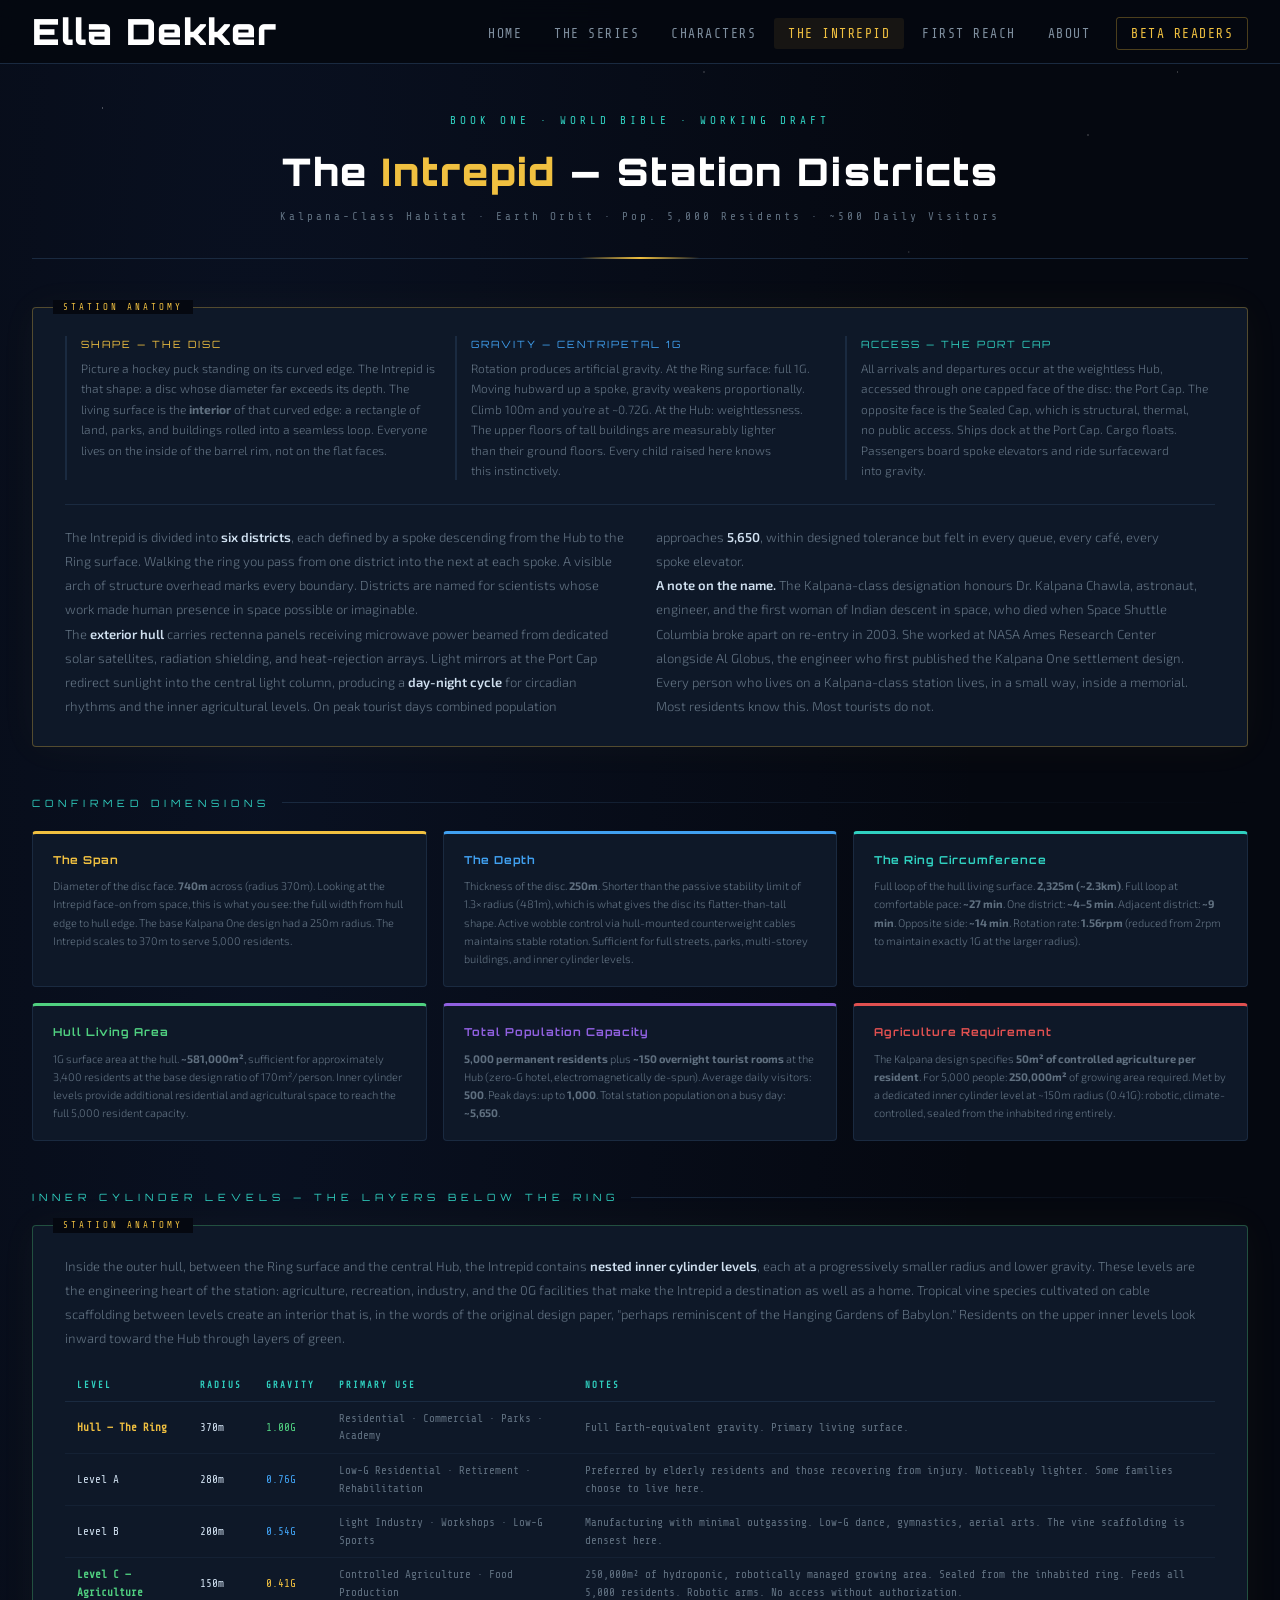
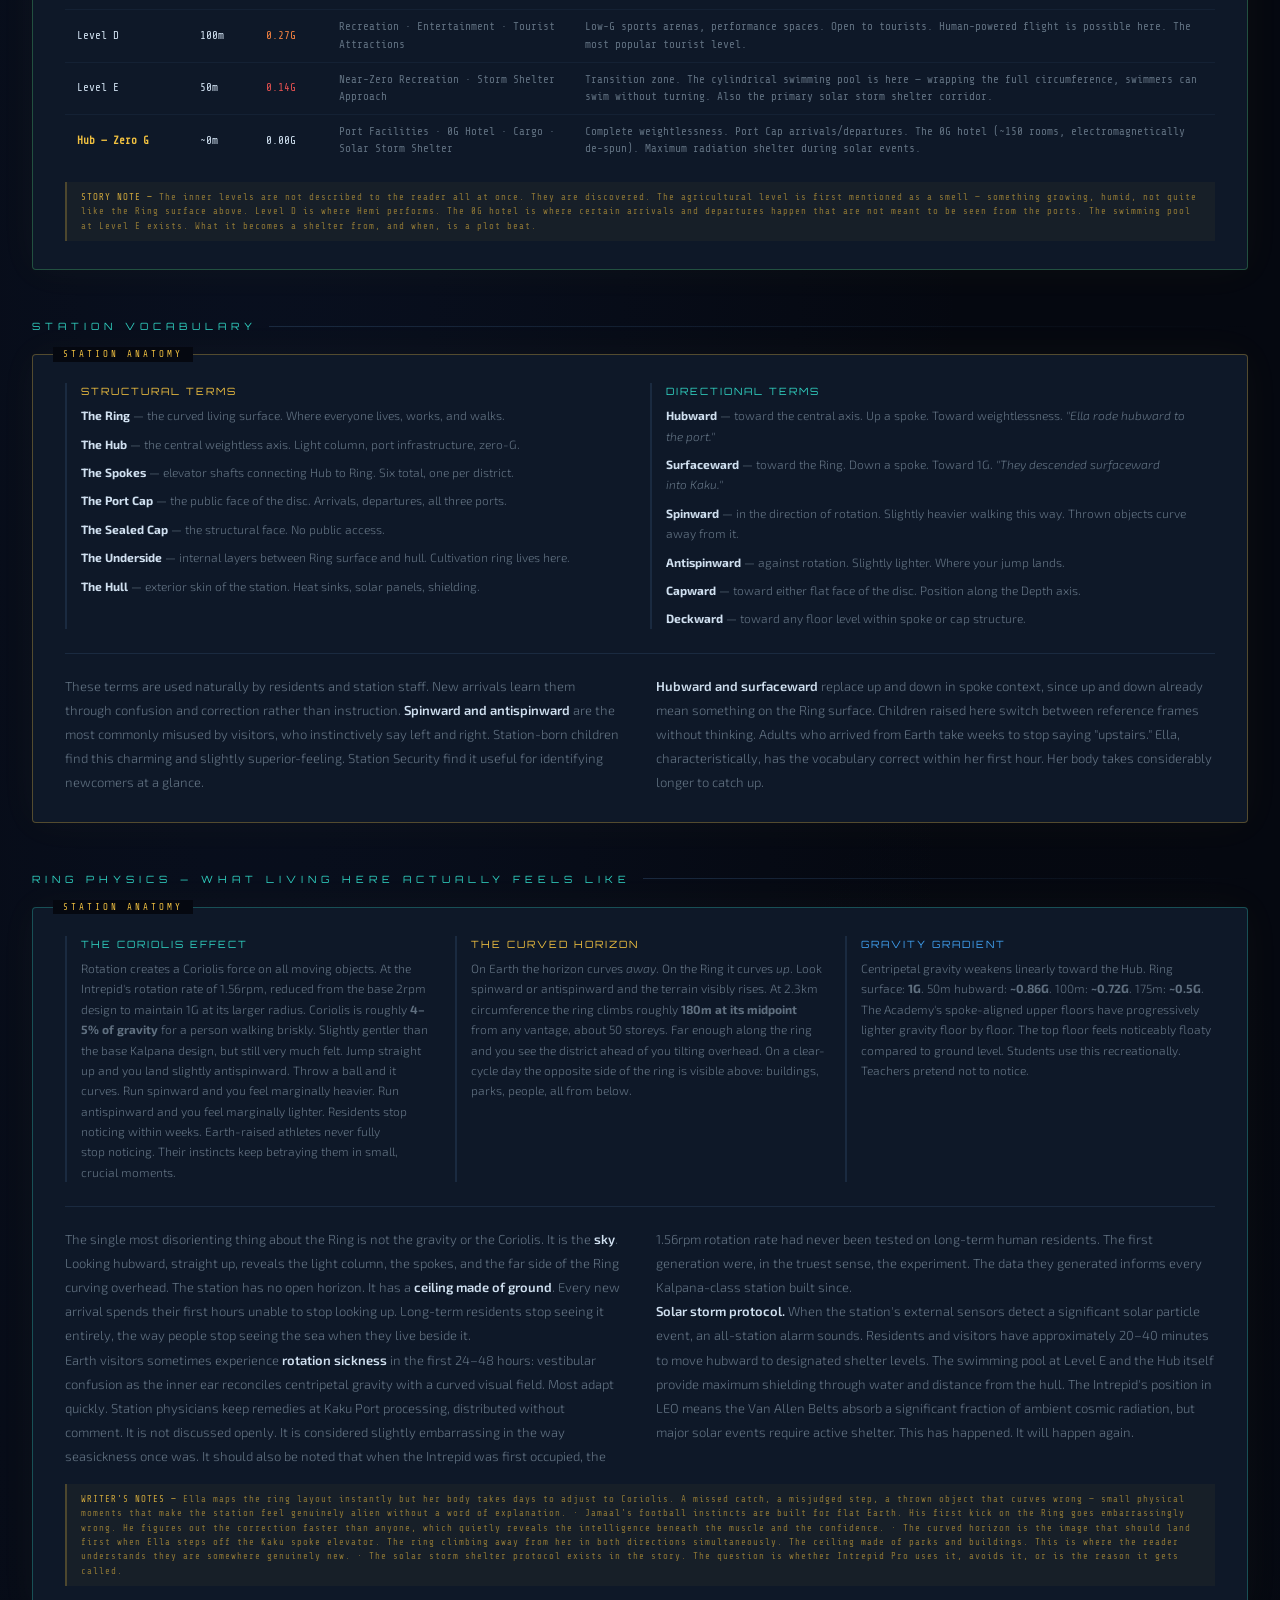
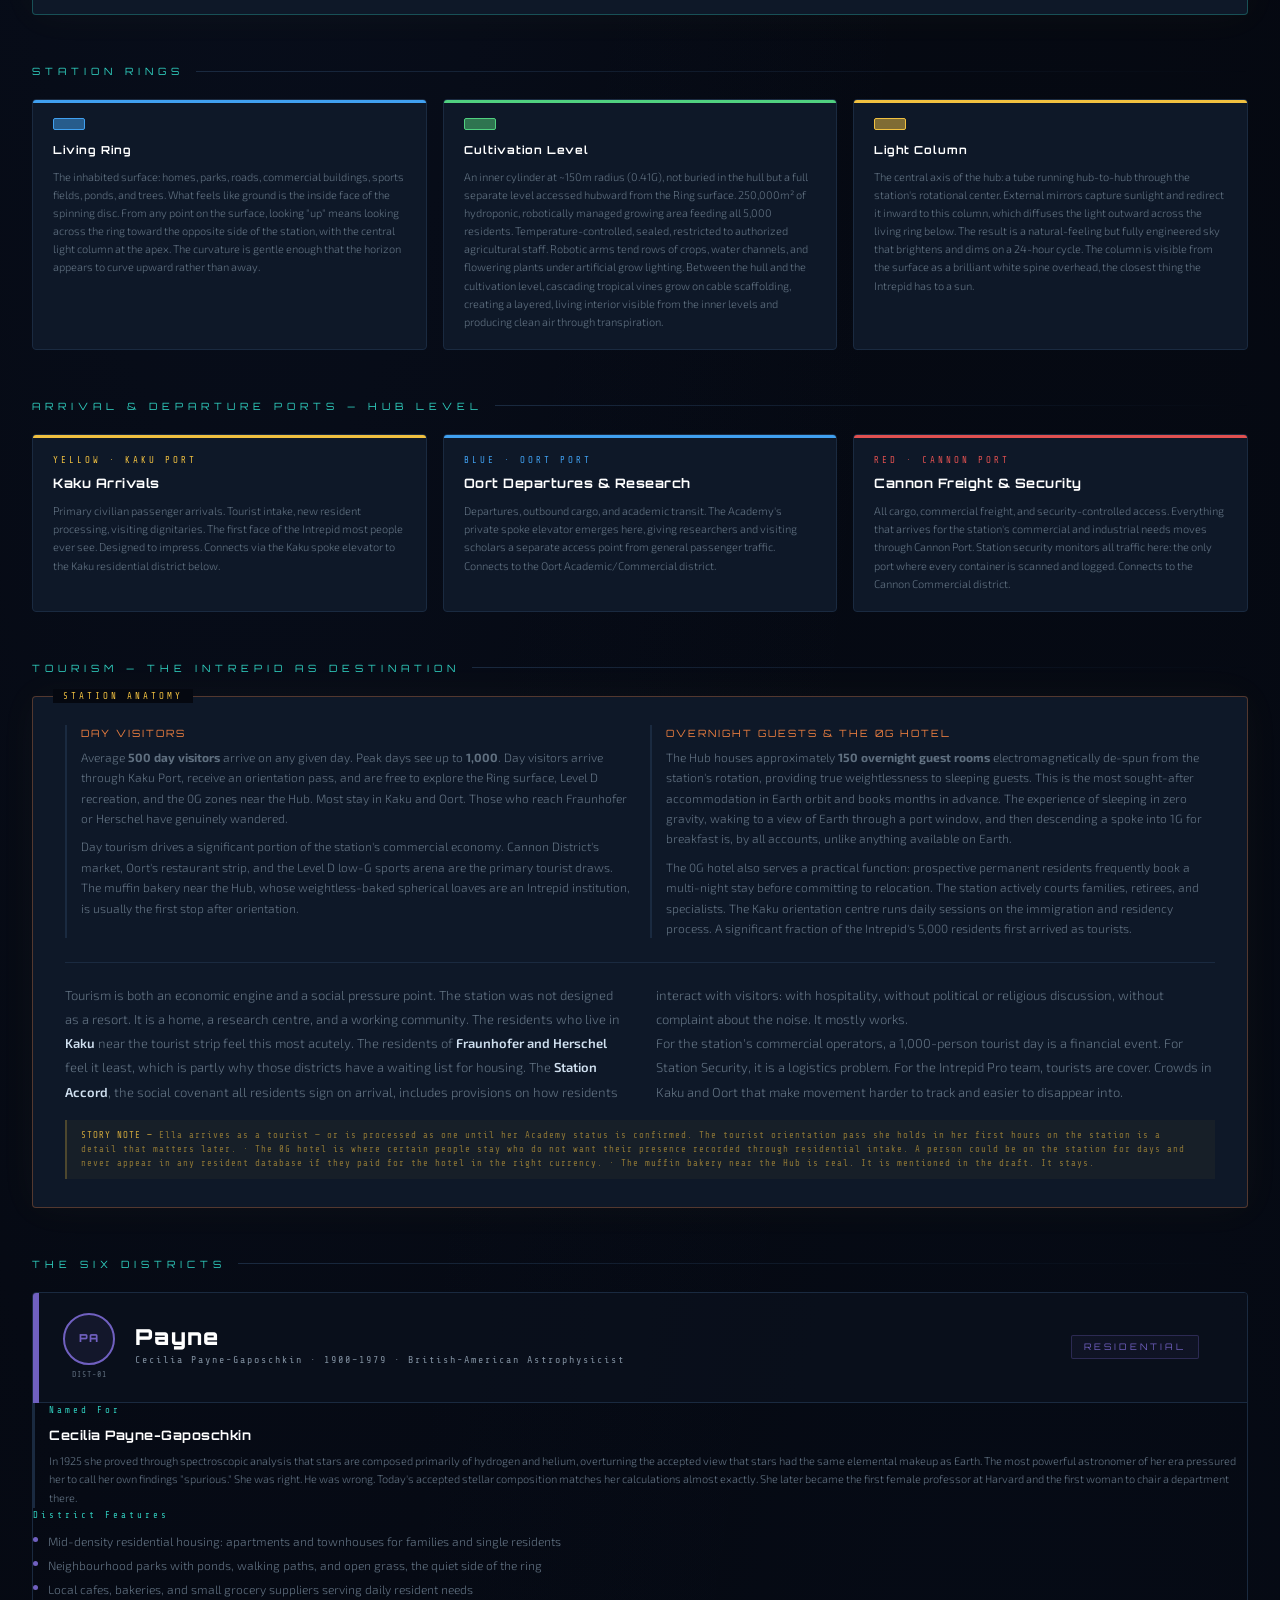
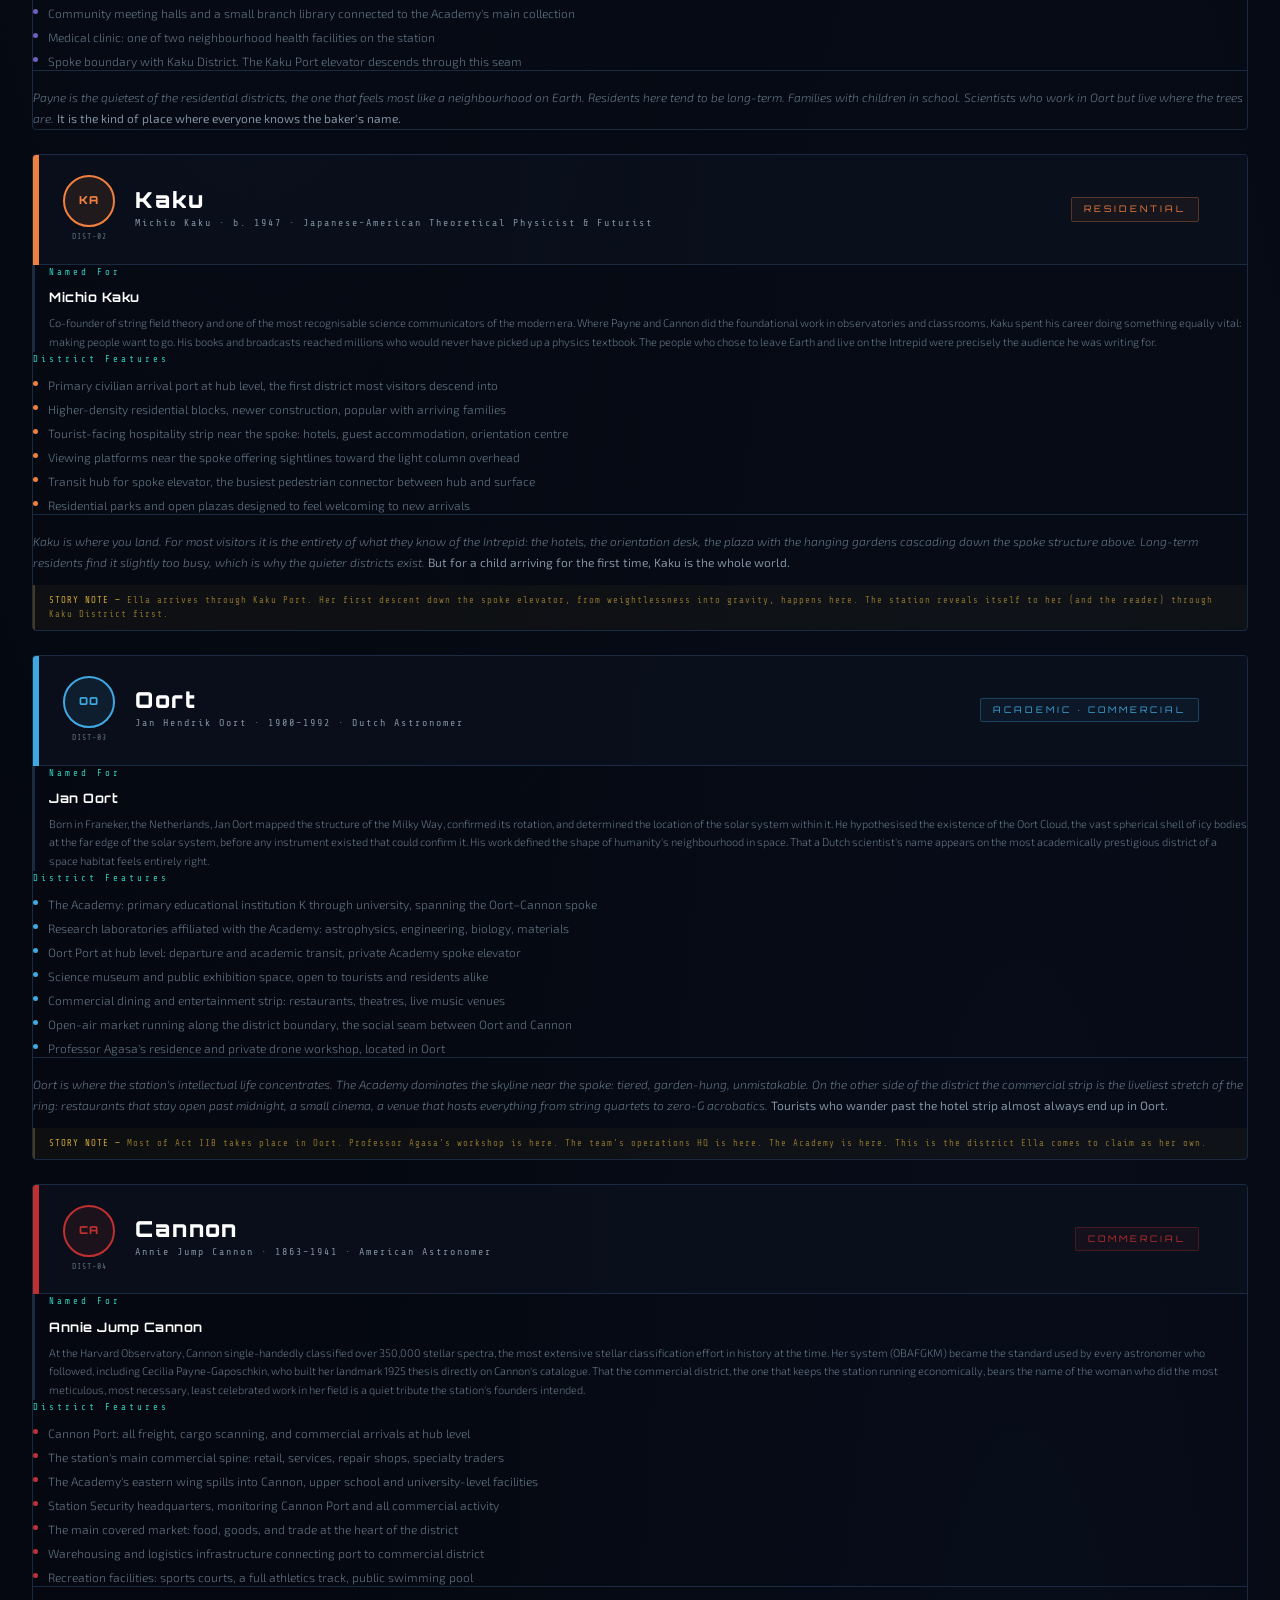
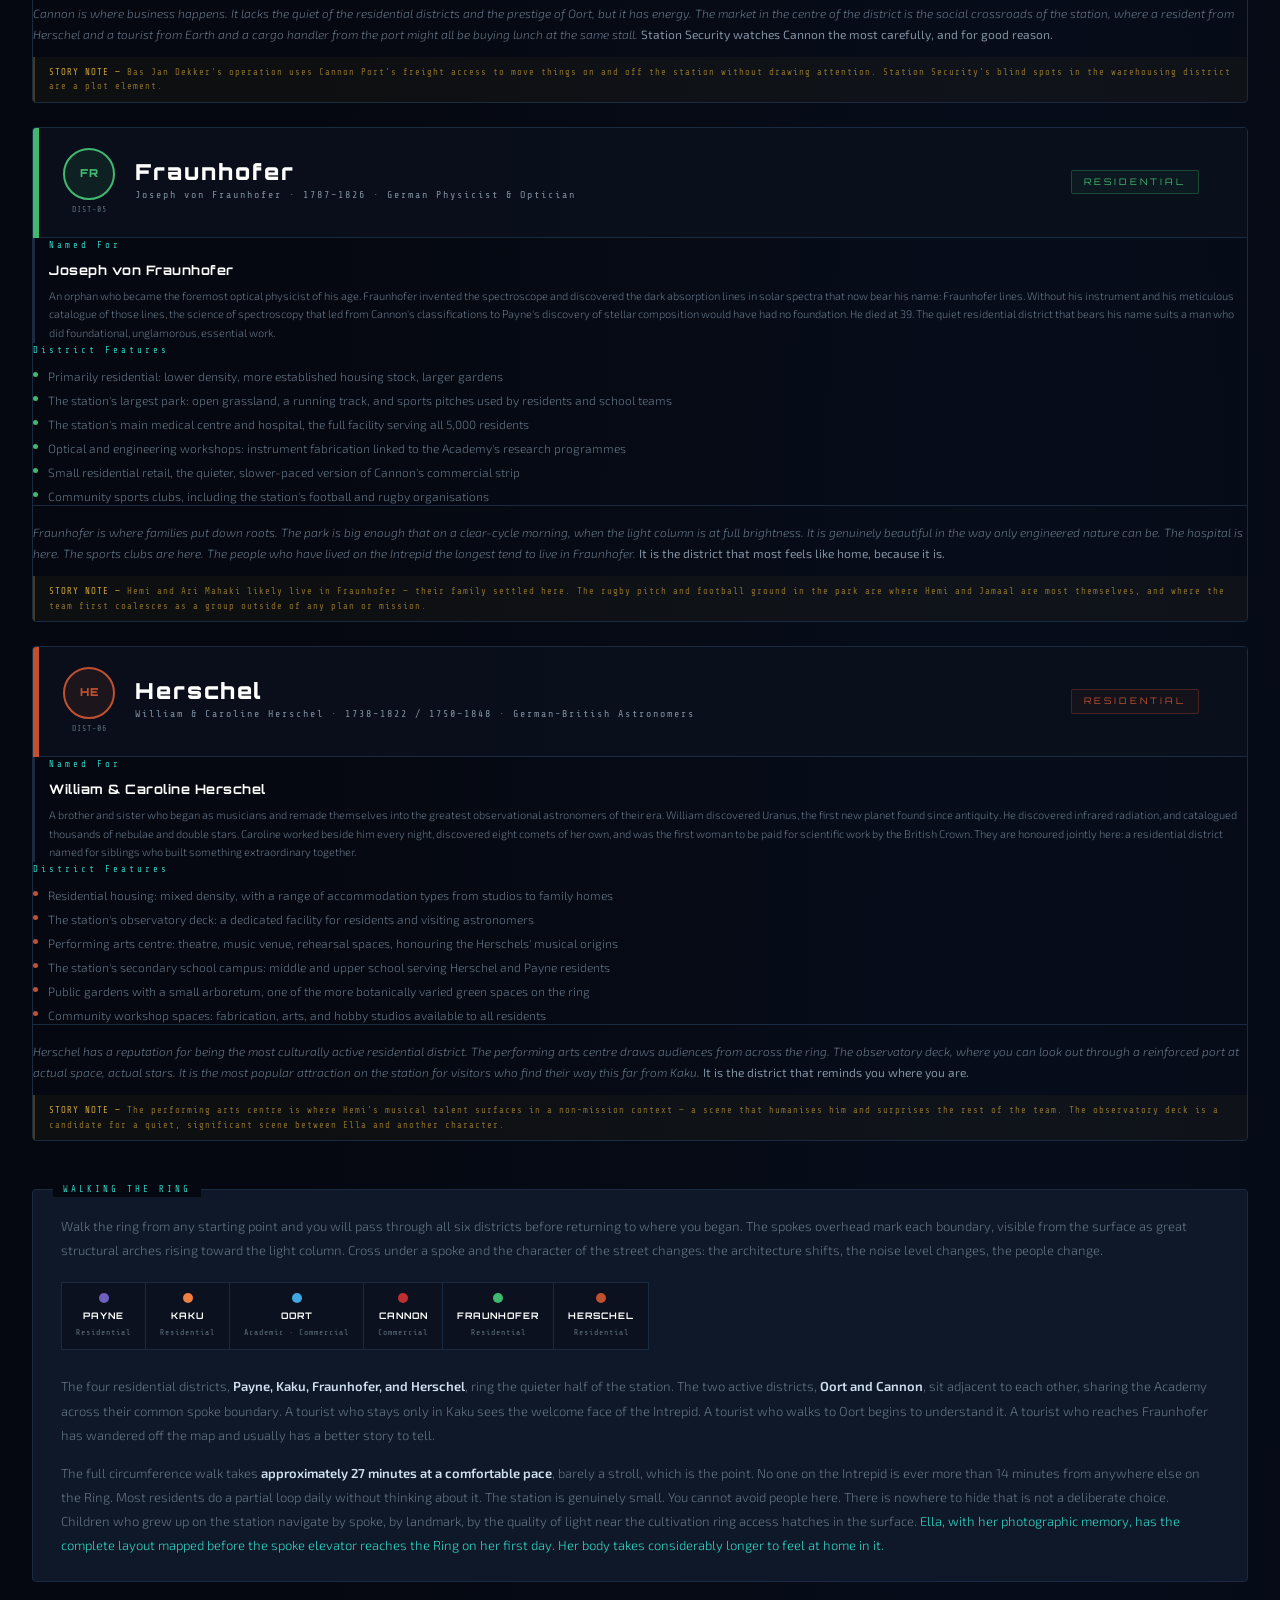
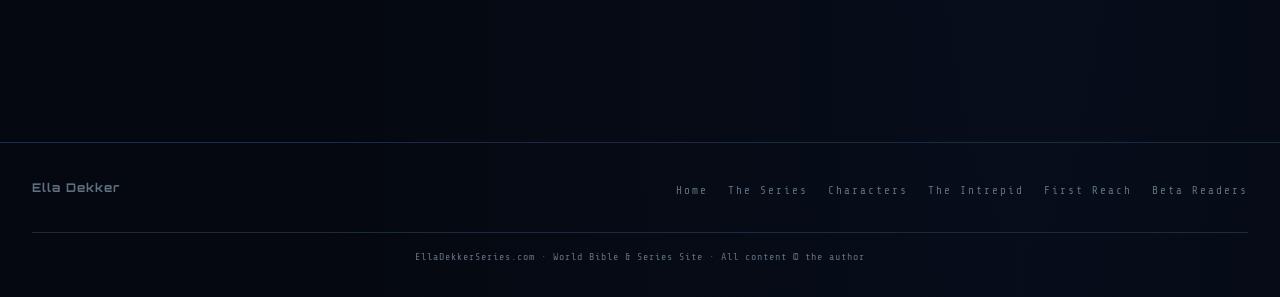
<file: districts.html>
<!DOCTYPE html>
<html lang="en">
<head>
  <meta charset="UTF-8">
  <meta name="viewport" content="width=device-width, initial-scale=1.0">
  <meta name="description" content="The six districts of the Intrepid space settlement — anatomy, physics, vocabulary, and world bible.">
  <title>Station Districts — Ella Dekker Series</title>
  <link rel="stylesheet" href="css/style.css">
  <style>
/* ── HEADER ── */
  .header {
    text-align: center; margin-bottom: 48px; padding-bottom: 32px;
    border-bottom: 1px solid var(--border); position: relative;
  }
  .header::after {
    content: ''; position: absolute; bottom: -1px; left: 50%; transform: translateX(-50%);
    width: 120px; height: 2px;
    background: linear-gradient(90deg, transparent, var(--accent-gold), transparent);
  }
  .series-label {
    font-family: 'Share Tech Mono', monospace; font-size: 11px;
    letter-spacing: 4px; color: var(--accent-teal); margin-bottom: 12px;
    text-transform: uppercase;
  }
  .title {
    font-family: 'Orbitron', sans-serif;
    font-size: clamp(20px, 4vw, 38px); font-weight: 900;
    letter-spacing: 2px; color: #fff; margin-bottom: 6px;
  }
  .title span { color: var(--accent-gold); }
  .subtitle { font-family: 'Share Tech Mono', monospace; font-size: 11px; color: var(--text-dim); letter-spacing: 3px; }

  /* ── SECTION LABEL ── */
  .section-label {
    font-family: 'Orbitron', sans-serif; font-size: 10px;
    letter-spacing: 5px; color: var(--accent-teal); text-transform: uppercase;
    margin-bottom: 20px; margin-top: 48px;
    display: flex; align-items: center; gap: 12px;
  }
  .section-label::after {
    content: ''; flex: 1; height: 1px;
    background: linear-gradient(90deg, var(--border), transparent);
  }

  /* ── STATION ANATOMY OVERVIEW ── */
  .anatomy-card {
    background: var(--panel);
    border: 1px solid rgba(240,192,64,0.3);
    border-radius: 4px;
    padding: 28px 32px;
    margin-bottom: 48px;
    position: relative;
    box-shadow: 0 0 40px rgba(240,192,64,0.04);
  }
  .anatomy-card::before {
    content: 'STATION ANATOMY';
    position: absolute; top: -8px; left: 20px;
    font-family: 'Share Tech Mono', monospace; font-size: 9px;
    letter-spacing: 3px; color: var(--accent-gold);
    background: var(--void); padding: 0 10px;
  }

  .anatomy-grid {
    display: grid;
    grid-template-columns: 1fr 1fr 1fr;
    gap: 20px;
    margin-bottom: 24px;
  }
  .anatomy-item {
    border-left: 2px solid var(--border);
    padding-left: 14px;
  }
  .anatomy-item-title {
    font-family: 'Orbitron', sans-serif; font-size: 10px;
    letter-spacing: 2px; color: var(--accent-gold);
    margin-bottom: 6px; text-transform: uppercase;
  }
  .anatomy-item-title.blue { color: var(--accent-blue); }
  .anatomy-item-title.teal { color: var(--accent-teal); }
  .anatomy-item p {
    font-size: 12px; font-weight: 300; color: var(--text-dim); line-height: 1.7;
  }

  .anatomy-divider {
    height: 1px; background: var(--border); margin: 20px 0;
  }
  .anatomy-prose {
    font-size: 13px; font-weight: 300; color: var(--text-dim);
    line-height: 1.85; columns: 2; gap: 32px;
  }
  .anatomy-prose strong { color: var(--text-primary); font-weight: 600; }

  /* ── RINGS PANEL ── */
  .rings-row {
    display: grid; grid-template-columns: repeat(3, 1fr); gap: 16px;
    margin-bottom: 48px;
  }
  .ring-card {
    background: var(--panel); border: 1px solid var(--border);
    border-radius: 4px; padding: 18px 20px;
    position: relative; overflow: hidden;
  }
  .ring-card::after {
    content: ''; position: absolute; top: 0; left: 0;
    width: 100%; height: 3px;
  }
  .ring-card.living::after   { background: var(--accent-blue); }
  .ring-card.cult::after     { background: var(--accent-green); }
  .ring-card.light::after    { background: var(--accent-gold); }
  .ring-swatch {
    width: 32px; height: 12px; border-radius: 2px; margin-bottom: 12px;
  }
  .ring-swatch.living   { background: rgba(64,160,240,0.5); border: 1px solid var(--accent-blue); }
  .ring-swatch.cult     { background: rgba(80,208,120,0.5); border: 1px solid var(--accent-green); }
  .ring-swatch.light    { background: rgba(240,192,64,0.5);  border: 1px solid var(--accent-gold); }
  .ring-name {
    font-family: 'Orbitron', sans-serif; font-size: 11px; font-weight: 700;
    color: #fff; letter-spacing: 1px; margin-bottom: 8px;
  }
  .ring-desc {
    font-size: 11px; font-weight: 300; color: var(--text-dim); line-height: 1.65;
  }

  /* ── PORT PANEL ── */
  .ports-row {
    display: grid; grid-template-columns: repeat(3, 1fr); gap: 16px;
    margin-bottom: 48px;
  }
  .port-card {
    background: var(--panel); border: 1px solid var(--border);
    border-radius: 4px; padding: 18px 20px; position: relative; overflow: hidden;
  }
  .port-card::after {
    content: ''; position: absolute; top: 0; left: 0; width: 100%; height: 3px;
  }
  .port-kaku::after    { background: var(--accent-gold); }
  .port-oort::after    { background: var(--accent-blue); }
  .port-cannon::after  { background: var(--accent-red); }
  .port-label {
    font-family: 'Share Tech Mono', monospace; font-size: 9px;
    letter-spacing: 3px; margin-bottom: 6px;
  }
  .port-kaku   .port-label { color: var(--accent-gold); }
  .port-oort   .port-label { color: var(--accent-blue); }
  .port-cannon .port-label { color: var(--accent-red); }
  .port-name {
    font-family: 'Orbitron', sans-serif; font-size: 13px; font-weight: 700;
    color: #fff; letter-spacing: 0.5px; margin-bottom: 8px;
  }
  .port-desc {
    font-size: 11px; font-weight: 300; color: var(--text-dim); line-height: 1.65;
  }

  /* ── DISTRICT CARDS ── */
  .district-card {
    border-radius: 4px; overflow: hidden;
    margin-bottom: 24px;
    border: 1px solid var(--border);
    animation: fadeSlideIn 0.5s ease forwards;
  }

  .district-header {
    display: grid;
    grid-template-columns: 6px 1fr auto;
    align-items: stretch;
  }
  .district-bar { width: 6px; }
  .district-header-inner {
    display: flex; align-items: center; gap: 20px;
    padding: 20px 24px; background: rgba(10,16,28,0.9);
    border-bottom: 1px solid var(--border);
  }
  .district-badge-wrap { display: flex; flex-direction: column; align-items: center; gap: 4px; }
  .district-badge {
    width: 52px; height: 52px; border-radius: 50%;
    display: flex; align-items: center; justify-content: center;
    font-family: 'Orbitron', sans-serif; font-size: 11px; font-weight: 900;
    letter-spacing: 1px; flex-shrink: 0;
    border: 2px solid;
  }
  .district-num {
    font-family: 'Share Tech Mono', monospace; font-size: 8px;
    color: var(--text-dim); letter-spacing: 1px;
  }
  .district-title-block { flex: 1; }
  .district-name {
    font-family: 'Orbitron', sans-serif; font-size: 22px; font-weight: 900;
    color: #fff; letter-spacing: 2px; line-height: 1;
  }
  .district-honoree {
    font-family: 'Share Tech Mono', monospace; font-size: 10px;
    color: var(--text-label); letter-spacing: 2px; margin-top: 4px;
  }
  .district-zone-tag {
    font-family: 'Orbitron', sans-serif; font-size: 9px;
    letter-spacing: 3px; padding: 4px 12px; border-radius: 2px;
    border: 1px solid; text-transform: uppercase; align-self: center;
    margin-right: 24px;
  }

  .district-

  .district-cols {
    display: grid; grid-template-columns: 1fr 1fr; gap: 24px; margin-bottom: 20px;
  }

  .honoree-block {
    border-left: 2px solid var(--border); padding-left: 14px;
  }
  .honoree-label {
    font-family: 'Share Tech Mono', monospace; font-size: 9px;
    letter-spacing: 3px; color: var(--accent-teal); margin-bottom: 8px;
  }
  .honoree-name {
    font-family: 'Orbitron', sans-serif; font-size: 13px; font-weight: 700;
    color: #fff; margin-bottom: 6px; letter-spacing: 0.5px;
  }
  .honoree-bio {
    font-size: 11px; font-weight: 300; color: var(--text-dim); line-height: 1.7;
  }

  .features-block { }
  .features-label {
    font-family: 'Share Tech Mono', monospace; font-size: 9px;
    letter-spacing: 3px; color: var(--accent-teal); margin-bottom: 10px;
  }
  .feature-list { display: flex; flex-direction: column; gap: 6px; }
  .feature-item {
    display: flex; align-items: flex-start; gap: 10px;
    font-size: 12px; font-weight: 300; color: var(--text-dim); line-height: 1.5;
  }
  .feature-dot {
    width: 5px; height: 5px; border-radius: 50%;
    flex-shrink: 0; margin-top: 5px;
  }

  .district-flavor {
    font-size: 12px; font-weight: 300; font-style: italic;
    color: var(--text-dim); line-height: 1.75;
    border-top: 1px solid var(--border); padding-top: 16px;
  }
  .district-flavor strong { color: var(--text-label); font-weight: 400; font-style: normal; }

  .writer-note {
    margin-top: 12px; padding: 8px 14px;
    background: rgba(240,192,64,0.04);
    border-left: 2px solid rgba(240,192,64,0.25);
    font-family: 'Share Tech Mono', monospace; font-size: 9px;
    letter-spacing: 1px; color: rgba(240,192,64,0.55); line-height: 1.6;
  }
  .writer-note span { color: rgba(240,192,64,0.8); }

  /* District-specific color themes */
  .d-payne .district-bar      { background: var(--payne); }
  .d-payne .district-badge    { border-color: var(--payne); color: var(--payne); background: rgba(112,96,192,0.1); }
  .d-payne .district-zone-tag { color: var(--payne); border-color: rgba(112,96,192,0.3); background: rgba(112,96,192,0.06); }
  .d-payne .feature-dot       { background: var(--payne); }

  .d-kaku .district-bar       { background: var(--kaku); }
  .d-kaku .district-badge     { border-color: var(--kaku); color: var(--kaku); background: rgba(240,128,64,0.1); }
  .d-kaku .district-zone-tag  { color: var(--kaku); border-color: rgba(240,128,64,0.3); background: rgba(240,128,64,0.06); }
  .d-kaku .feature-dot        { background: var(--kaku); }

  .d-oort .district-bar       { background: var(--oort); }
  .d-oort .district-badge     { border-color: var(--oort); color: var(--oort); background: rgba(64,168,224,0.1); }
  .d-oort .district-zone-tag  { color: var(--oort); border-color: rgba(64,168,224,0.3); background: rgba(64,168,224,0.06); }
  .d-oort .feature-dot        { background: var(--oort); }

  .d-cannon .district-bar      { background: var(--cannon); }
  .d-cannon .district-badge    { border-color: var(--cannon); color: var(--cannon); background: rgba(192,48,48,0.1); }
  .d-cannon .district-zone-tag { color: var(--cannon); border-color: rgba(192,48,48,0.3); background: rgba(192,48,48,0.06); }
  .d-cannon .feature-dot       { background: var(--cannon); }

  .d-fraunhofer .district-bar      { background: var(--fraunhofer); }
  .d-fraunhofer .district-badge    { border-color: var(--fraunhofer); color: var(--fraunhofer); background: rgba(64,184,112,0.1); }
  .d-fraunhofer .district-zone-tag { color: var(--fraunhofer); border-color: rgba(64,184,112,0.3); background: rgba(64,184,112,0.06); }
  .d-fraunhofer .feature-dot       { background: var(--fraunhofer); }

  .d-herschel .district-bar      { background: var(--herschel); }
  .d-herschel .district-badge    { border-color: var(--herschel); color: var(--herschel); background: rgba(192,80,48,0.1); }
  .d-herschel .district-zone-tag { color: var(--herschel); border-color: rgba(192,80,48,0.3); background: rgba(192,80,48,0.06); }
  .d-herschel .feature-dot       { background: var(--herschel); }

  /* ── STATION WALK BOX ── */
  .station-walk {
    background: var(--panel); border: 1px solid var(--border);
    border-radius: 4px; padding: 24px 28px; margin-top: 48px;
    position: relative;
  }
  .station-walk::before {
    content: 'WALKING THE RING';
    position: absolute; top: -8px; left: 20px;
    font-family: 'Share Tech Mono', monospace; font-size: 9px;
    letter-spacing: 3px; color: var(--accent-teal);
    background: var(--void); padding: 0 10px;
  }
  .station-walk p {
    font-size: 13px; font-weight: 300; color: var(--text-dim);
    line-height: 1.85; margin-bottom: 14px;
  }
  .station-walk p:last-child { margin-bottom: 0; }
  .station-walk strong { color: var(--text-primary); font-weight: 600; }
  .station-walk em { color: var(--accent-teal); font-style: normal; }

  /* district sequence strip */
  .ring-sequence {
    display: flex; align-items: center; gap: 0;
    margin: 20px 0; overflow-x: auto; padding-bottom: 4px;
  }
  .seq-item {
    display: flex; flex-direction: column; align-items: center;
    padding: 10px 14px; border: 1px solid var(--border);
    border-right: none; flex-shrink: 0;
    background: rgba(10,16,28,0.8);
  }
  .seq-item:last-child { border-right: 1px solid var(--border); }
  .seq-dot { width: 10px; height: 10px; border-radius: 50%; margin-bottom: 6px; }
  .seq-name {
    font-family: 'Orbitron', sans-serif; font-size: 9px; font-weight: 700;
    letter-spacing: 1px; color: #fff;
  }
  .seq-zone {
    font-family: 'Share Tech Mono', monospace; font-size: 8px;
    color: var(--text-dim); letter-spacing: 1px; margin-top: 3px;
  }
  .seq-arrow {
    font-size: 14px; color: var(--text-dim);
    padding: 0 4px; flex-shrink: 0;
  }
    to   { opacity: 1; transform: translateY(0); }
  }
  @media (max-width: 700px) {
    .anatomy-grid { grid-template-columns: 1fr; }
    .anatomy-prose { columns: 1; }
    .rings-row, .ports-row { grid-template-columns: 1fr; }
    .district-cols { grid-template-columns: 1fr; }
    .district-name { font-size: 16px; }
  }
  </style>
</head>
<body>

<div class="page-wrap">

  <!-- HEADER -->
  <header class="header">
    <div class="series-label">Book One · World Bible · Working Draft</div>
    <h1 class="title">The <span>Intrepid</span> — Station Districts</h1>
    <div class="subtitle">Kalpana-Class Habitat · Earth Orbit · Pop. 5,000 Residents · ~500 Daily Visitors</div>
  </header>

  <!-- ANATOMY OVERVIEW -->
  <div class="anatomy-card">
    <div class="anatomy-grid">
      <div class="anatomy-item">
        <div class="anatomy-item-title">Shape — The Disc</div>
        <p>Picture a hockey puck standing on its curved edge. The Intrepid is that shape: a disc whose diameter far exceeds its depth. The living surface is the <strong>interior</strong> of that curved edge: a rectangle of land, parks, and buildings rolled into a seamless loop. Everyone lives on the inside of the barrel rim, not on the flat faces.</p>
      </div>
      <div class="anatomy-item">
        <div class="anatomy-item-title blue">Gravity — Centripetal 1G</div>
        <p>Rotation produces artificial gravity. At the Ring surface: full 1G. Moving hubward up a spoke, gravity weakens proportionally. Climb 100m and you're at ~0.72G. At the Hub: weightlessness. The upper floors of tall buildings are measurably lighter than their ground floors. Every child raised here knows this instinctively.</p>
      </div>
      <div class="anatomy-item">
        <div class="anatomy-item-title teal">Access — The Port Cap</div>
        <p>All arrivals and departures occur at the weightless Hub, accessed through one capped face of the disc: the Port Cap. The opposite face is the Sealed Cap, which is structural, thermal, no public access. Ships dock at the Port Cap. Cargo floats. Passengers board spoke elevators and ride surfaceward into gravity.</p>
      </div>
    </div>
    <div class="anatomy-divider"></div>
    <div class="anatomy-prose">
      <p>The Intrepid is divided into <strong>six districts</strong>, each defined by a spoke descending from the Hub to the Ring surface. Walking the ring you pass from one district into the next at each spoke. A visible arch of structure overhead marks every boundary. Districts are named for scientists whose work made human presence in space possible or imaginable.</p>
      <p>The <strong>exterior hull</strong> carries rectenna panels receiving microwave power beamed from dedicated solar satellites, radiation shielding, and heat-rejection arrays. Light mirrors at the Port Cap redirect sunlight into the central light column, producing a <strong>day-night cycle</strong> for circadian rhythms and the inner agricultural levels. On peak tourist days combined population approaches <strong>5,650</strong>, within designed tolerance but felt in every queue, every café, every spoke elevator.</p>
      <p><strong>A note on the name.</strong> The Kalpana-class designation honours Dr. Kalpana Chawla, astronaut, engineer, and the first woman of Indian descent in space, who died when Space Shuttle Columbia broke apart on re-entry in 2003. She worked at NASA Ames Research Center alongside Al Globus, the engineer who first published the Kalpana One settlement design. Every person who lives on a Kalpana-class station lives, in a small way, inside a memorial. Most residents know this. Most tourists do not.</p>
    </div>
  </div>

  <!-- DIMENSIONS -->
  <div class="section-label">Confirmed Dimensions</div>
  <div class="rings-row" style="margin-bottom:16px">
    <div class="ring-card" style="border-top:3px solid var(--accent-gold)">
      <div class="ring-name" style="color:var(--accent-gold)">The Span</div>
      <div class="ring-desc">Diameter of the disc face. <strong>740m</strong> across (radius 370m). Looking at the Intrepid face-on from space, this is what you see: the full width from hull edge to hull edge. The base Kalpana One design had a 250m radius. The Intrepid scales to 370m to serve 5,000 residents.</div>
    </div>
    <div class="ring-card" style="border-top:3px solid var(--accent-blue)">
      <div class="ring-name" style="color:var(--accent-blue)">The Depth</div>
      <div class="ring-desc">Thickness of the disc. <strong>250m</strong>. Shorter than the passive stability limit of 1.3× radius (481m), which is what gives the disc its flatter-than-tall shape. Active wobble control via hull-mounted counterweight cables maintains stable rotation. Sufficient for full streets, parks, multi-storey buildings, and inner cylinder levels.</div>
    </div>
    <div class="ring-card" style="border-top:3px solid var(--accent-teal)">
      <div class="ring-name" style="color:var(--accent-teal)">The Ring Circumference</div>
      <div class="ring-desc">Full loop of the hull living surface. <strong>2,325m (~2.3km)</strong>. Full loop at comfortable pace: <strong>~27 min</strong>. One district: <strong>~4–5 min</strong>. Adjacent district: <strong>~9 min</strong>. Opposite side: <strong>~14 min</strong>. Rotation rate: <strong>1.56rpm</strong> (reduced from 2rpm to maintain exactly 1G at the larger radius).</div>
    </div>
  </div>
  <div class="rings-row" style="margin-bottom:48px">
    <div class="ring-card" style="border-top:3px solid var(--accent-green)">
      <div class="ring-name" style="color:var(--accent-green)">Hull Living Area</div>
      <div class="ring-desc">1G surface area at the hull. <strong>~581,000m²</strong>, sufficient for approximately 3,400 residents at the base design ratio of 170m²/person. Inner cylinder levels provide additional residential and agricultural space to reach the full 5,000 resident capacity.</div>
    </div>
    <div class="ring-card" style="border-top:3px solid var(--accent-purple)">
      <div class="ring-name" style="color:var(--accent-purple)">Total Population Capacity</div>
      <div class="ring-desc"><strong>5,000 permanent residents</strong> plus <strong>~150 overnight tourist rooms</strong> at the Hub (zero-G hotel, electromagnetically de-spun). Average daily visitors: <strong>500</strong>. Peak days: up to <strong>1,000</strong>. Total station population on a busy day: <strong>~5,650</strong>.</div>
    </div>
    <div class="ring-card" style="border-top:3px solid var(--accent-red)">
      <div class="ring-name" style="color:var(--accent-red)">Agriculture Requirement</div>
      <div class="ring-desc">The Kalpana design specifies <strong>50m² of controlled agriculture per resident</strong>. For 5,000 people: <strong>250,000m²</strong> of growing area required. Met by a dedicated inner cylinder level at ~150m radius (0.41G): robotic, climate-controlled, sealed from the inhabited ring entirely.</div>
    </div>
  </div>

  <!-- INNER LEVELS -->
  <div class="section-label">Inner Cylinder Levels — The Layers Below the Ring</div>
  <div class="anatomy-card" style="margin-bottom:48px; border-color:rgba(80,208,120,0.3)">
    <div class="anatomy-prose" style="columns:1; margin-bottom:20px">
      <p>Inside the outer hull, between the Ring surface and the central Hub, the Intrepid contains <strong>nested inner cylinder levels</strong>, each at a progressively smaller radius and lower gravity. These levels are the engineering heart of the station: agriculture, recreation, industry, and the 0G facilities that make the Intrepid a destination as well as a home. Tropical vine species cultivated on cable scaffolding between levels create an interior that is, in the words of the original design paper, "perhaps reminiscent of the Hanging Gardens of Babylon." Residents on the upper inner levels look inward toward the Hub through layers of green.</p>
    </div>
    <div style="overflow-x:auto">
    <table style="width:100%;border-collapse:collapse;font-family:'Share Tech Mono',monospace;font-size:11px">
      <thead>
        <tr style="border-bottom:1px solid var(--border)">
          <th style="text-align:left;padding:8px 12px;color:var(--accent-teal);letter-spacing:2px;font-size:9px">LEVEL</th>
          <th style="text-align:left;padding:8px 12px;color:var(--accent-teal);letter-spacing:2px;font-size:9px">RADIUS</th>
          <th style="text-align:left;padding:8px 12px;color:var(--accent-teal);letter-spacing:2px;font-size:9px">GRAVITY</th>
          <th style="text-align:left;padding:8px 12px;color:var(--accent-teal);letter-spacing:2px;font-size:9px">PRIMARY USE</th>
          <th style="text-align:left;padding:8px 12px;color:var(--accent-teal);letter-spacing:2px;font-size:9px">NOTES</th>
        </tr>
      </thead>
      <tbody>
        <tr style="border-bottom:1px solid rgba(26,42,64,0.5)">
          <td style="padding:8px 12px;color:var(--accent-gold);font-weight:700">Hull — The Ring</td>
          <td style="padding:8px 12px;color:var(--text-primary)">370m</td>
          <td style="padding:8px 12px;color:var(--accent-green)">1.00G</td>
          <td style="padding:8px 12px;color:var(--text-dim)">Residential · Commercial · Parks · Academy</td>
          <td style="padding:8px 12px;color:var(--text-dim)">Full Earth-equivalent gravity. Primary living surface.</td>
        </tr>
        <tr style="border-bottom:1px solid rgba(26,42,64,0.5)">
          <td style="padding:8px 12px;color:var(--text-primary)">Level A</td>
          <td style="padding:8px 12px;color:var(--text-primary)">280m</td>
          <td style="padding:8px 12px;color:var(--accent-blue)">0.76G</td>
          <td style="padding:8px 12px;color:var(--text-dim)">Low-G Residential · Retirement · Rehabilitation</td>
          <td style="padding:8px 12px;color:var(--text-dim)">Preferred by elderly residents and those recovering from injury. Noticeably lighter. Some families choose to live here.</td>
        </tr>
        <tr style="border-bottom:1px solid rgba(26,42,64,0.5)">
          <td style="padding:8px 12px;color:var(--text-primary)">Level B</td>
          <td style="padding:8px 12px;color:var(--text-primary)">200m</td>
          <td style="padding:8px 12px;color:var(--accent-blue)">0.54G</td>
          <td style="padding:8px 12px;color:var(--text-dim)">Light Industry · Workshops · Low-G Sports</td>
          <td style="padding:8px 12px;color:var(--text-dim)">Manufacturing with minimal outgassing. Low-G dance, gymnastics, aerial arts. The vine scaffolding is densest here.</td>
        </tr>
        <tr style="border-bottom:1px solid rgba(26,42,64,0.5)">
          <td style="padding:8px 12px;color:var(--accent-green);font-weight:700">Level C — Agriculture</td>
          <td style="padding:8px 12px;color:var(--text-primary)">150m</td>
          <td style="padding:8px 12px;color:var(--accent-gold)">0.41G</td>
          <td style="padding:8px 12px;color:var(--text-dim)">Controlled Agriculture · Food Production</td>
          <td style="padding:8px 12px;color:var(--text-dim)">250,000m² of hydroponic, robotically managed growing area. Sealed from the inhabited ring. Feeds all 5,000 residents. Robotic arms. No access without authorization.</td>
        </tr>
        <tr style="border-bottom:1px solid rgba(26,42,64,0.5)">
          <td style="padding:8px 12px;color:var(--text-primary)">Level D</td>
          <td style="padding:8px 12px;color:var(--text-primary)">100m</td>
          <td style="padding:8px 12px;color:var(--accent-orange)">0.27G</td>
          <td style="padding:8px 12px;color:var(--text-dim)">Recreation · Entertainment · Tourist Attractions</td>
          <td style="padding:8px 12px;color:var(--text-dim)">Low-G sports arenas, performance spaces. Open to tourists. Human-powered flight is possible here. The most popular tourist level.</td>
        </tr>
        <tr style="border-bottom:1px solid rgba(26,42,64,0.5)">
          <td style="padding:8px 12px;color:var(--text-primary)">Level E</td>
          <td style="padding:8px 12px;color:var(--text-primary)">50m</td>
          <td style="padding:8px 12px;color:var(--accent-red)">0.14G</td>
          <td style="padding:8px 12px;color:var(--text-dim)">Near-Zero Recreation · Storm Shelter Approach</td>
          <td style="padding:8px 12px;color:var(--text-dim)">Transition zone. The cylindrical swimming pool is here — wrapping the full circumference, swimmers can swim without turning. Also the primary solar storm shelter corridor.</td>
        </tr>
        <tr>
          <td style="padding:8px 12px;color:var(--accent-gold);font-weight:700">Hub — Zero G</td>
          <td style="padding:8px 12px;color:var(--text-primary)">~0m</td>
          <td style="padding:8px 12px;color:var(--text-primary)">0.00G</td>
          <td style="padding:8px 12px;color:var(--text-dim)">Port Facilities · 0G Hotel · Cargo · Solar Storm Shelter</td>
          <td style="padding:8px 12px;color:var(--text-dim)">Complete weightlessness. Port Cap arrivals/departures. The 0G hotel (~150 rooms, electromagnetically de-spun). Maximum radiation shelter during solar events.</td>
        </tr>
      </tbody>
    </table>
    </div>
    <div class="writer-note" style="margin-top:16px">
      <span>STORY NOTE —</span> The inner levels are not described to the reader all at once. They are discovered. The agricultural level is first mentioned as a smell — something growing, humid, not quite like the Ring surface above. Level D is where Hemi performs. The 0G hotel is where certain arrivals and departures happen that are not meant to be seen from the ports. The swimming pool at Level E exists. What it becomes a shelter from, and when, is a plot beat.
    </div>
  </div>

  <!-- VOCABULARY -->
  <div class="section-label">Station Vocabulary</div>
  <div class="anatomy-card" style="margin-bottom:48px">
    <div class="anatomy-grid" style="grid-template-columns:1fr 1fr">
      <div class="anatomy-item">
        <div class="anatomy-item-title">Structural Terms</div>
        <p style="margin-bottom:8px"><strong style="color:var(--text-primary)">The Ring</strong> — the curved living surface. Where everyone lives, works, and walks.</p>
        <p style="margin-bottom:8px"><strong style="color:var(--text-primary)">The Hub</strong> — the central weightless axis. Light column, port infrastructure, zero-G.</p>
        <p style="margin-bottom:8px"><strong style="color:var(--text-primary)">The Spokes</strong> — elevator shafts connecting Hub to Ring. Six total, one per district.</p>
        <p style="margin-bottom:8px"><strong style="color:var(--text-primary)">The Port Cap</strong> — the public face of the disc. Arrivals, departures, all three ports.</p>
        <p style="margin-bottom:8px"><strong style="color:var(--text-primary)">The Sealed Cap</strong> — the structural face. No public access.</p>
        <p style="margin-bottom:8px"><strong style="color:var(--text-primary)">The Underside</strong> — internal layers between Ring surface and hull. Cultivation ring lives here.</p>
        <p><strong style="color:var(--text-primary)">The Hull</strong> — exterior skin of the station. Heat sinks, solar panels, shielding.</p>
      </div>
      <div class="anatomy-item">
        <div class="anatomy-item-title teal">Directional Terms</div>
        <p style="margin-bottom:8px"><strong style="color:var(--text-primary)">Hubward</strong> — toward the central axis. Up a spoke. Toward weightlessness. <em style="color:var(--text-dim)">"Ella rode hubward to the port."</em></p>
        <p style="margin-bottom:8px"><strong style="color:var(--text-primary)">Surfaceward</strong> — toward the Ring. Down a spoke. Toward 1G. <em style="color:var(--text-dim)">"They descended surfaceward into Kaku."</em></p>
        <p style="margin-bottom:8px"><strong style="color:var(--text-primary)">Spinward</strong> — in the direction of rotation. Slightly heavier walking this way. Thrown objects curve away from it.</p>
        <p style="margin-bottom:8px"><strong style="color:var(--text-primary)">Antispinward</strong> — against rotation. Slightly lighter. Where your jump lands.</p>
        <p style="margin-bottom:8px"><strong style="color:var(--text-primary)">Capward</strong> — toward either flat face of the disc. Position along the Depth axis.</p>
        <p><strong style="color:var(--text-primary)">Deckward</strong> — toward any floor level within spoke or cap structure.</p>
      </div>
    </div>
    <div class="anatomy-divider"></div>
    <div class="anatomy-prose">
      <p>These terms are used naturally by residents and station staff. New arrivals learn them through confusion and correction rather than instruction. <strong>Spinward and antispinward</strong> are the most commonly misused by visitors, who instinctively say left and right. Station-born children find this charming and slightly superior-feeling. Station Security find it useful for identifying newcomers at a glance.</p>
      <p><strong>Hubward and surfaceward</strong> replace up and down in spoke context, since up and down already mean something on the Ring surface. Children raised here switch between reference frames without thinking. Adults who arrived from Earth take weeks to stop saying "upstairs." Ella, characteristically, has the vocabulary correct within her first hour. Her body takes considerably longer to catch up.</p>
    </div>
  </div>

  <!-- PHYSICS -->
  <div class="section-label">Ring Physics — What Living Here Actually Feels Like</div>
  <div class="anatomy-card" style="margin-bottom:48px; border-color:rgba(48,208,192,0.3)">
    <div class="anatomy-grid">
      <div class="anatomy-item">
        <div class="anatomy-item-title teal">The Coriolis Effect</div>
        <p>Rotation creates a Coriolis force on all moving objects. At the Intrepid's rotation rate of 1.56rpm, reduced from the base 2rpm design to maintain 1G at its larger radius. Coriolis is roughly <strong>4–5% of gravity</strong> for a person walking briskly. Slightly gentler than the base Kalpana design, but still very much felt. Jump straight up and you land slightly antispinward. Throw a ball and it curves. Run spinward and you feel marginally heavier. Run antispinward and you feel marginally lighter. Residents stop noticing within weeks. Earth-raised athletes never fully stop noticing. Their instincts keep betraying them in small, crucial moments.</p>
      </div>
      <div class="anatomy-item">
        <div class="anatomy-item-title">The Curved Horizon</div>
        <p>On Earth the horizon curves <em>away</em>. On the Ring it curves <em>up</em>. Look spinward or antispinward and the terrain visibly rises. At 2.3km circumference the ring climbs roughly <strong>180m at its midpoint</strong> from any vantage, about 50 storeys. Far enough along the ring and you see the district ahead of you tilting overhead. On a clear-cycle day the opposite side of the ring is visible above: buildings, parks, people, all from below.</p>
      </div>
      <div class="anatomy-item">
        <div class="anatomy-item-title blue">Gravity Gradient</div>
        <p>Centripetal gravity weakens linearly toward the Hub. Ring surface: <strong>1G</strong>. 50m hubward: <strong>~0.86G</strong>. 100m: <strong>~0.72G</strong>. 175m: <strong>~0.5G</strong>. The Academy's spoke-aligned upper floors have progressively lighter gravity floor by floor. The top floor feels noticeably floaty compared to ground level. Students use this recreationally. Teachers pretend not to notice.</p>
      </div>
    </div>
    <div class="anatomy-divider"></div>
    <div class="anatomy-prose">
      <p>The single most disorienting thing about the Ring is not the gravity or the Coriolis. It is the <strong>sky</strong>. Looking hubward, straight up, reveals the light column, the spokes, and the far side of the Ring curving overhead. The station has no open horizon. It has a <strong>ceiling made of ground</strong>. Every new arrival spends their first hours unable to stop looking up. Long-term residents stop seeing it entirely, the way people stop seeing the sea when they live beside it.</p>
      <p>Earth visitors sometimes experience <strong>rotation sickness</strong> in the first 24–48 hours: vestibular confusion as the inner ear reconciles centripetal gravity with a curved visual field. Most adapt quickly. Station physicians keep remedies at Kaku Port processing, distributed without comment. It is not discussed openly. It is considered slightly embarrassing in the way seasickness once was. It should also be noted that when the Intrepid was first occupied, the 1.56rpm rotation rate had never been tested on long-term human residents. The first generation were, in the truest sense, the experiment. The data they generated informs every Kalpana-class station built since.</p>
      <p><strong>Solar storm protocol.</strong> When the station's external sensors detect a significant solar particle event, an all-station alarm sounds. Residents and visitors have approximately 20–40 minutes to move hubward to designated shelter levels. The swimming pool at Level E and the Hub itself provide maximum shielding through water and distance from the hull. The Intrepid's position in LEO means the Van Allen Belts absorb a significant fraction of ambient cosmic radiation, but major solar events require active shelter. This has happened. It will happen again.</p>
    </div>
    <div class="writer-note" style="margin-top:16px">
      <span>WRITER'S NOTES —</span> Ella maps the ring layout instantly but her body takes days to adjust to Coriolis. A missed catch, a misjudged step, a thrown object that curves wrong — small physical moments that make the station feel genuinely alien without a word of explanation. · Jamaal's football instincts are built for flat Earth. His first kick on the Ring goes embarrassingly wrong. He figures out the correction faster than anyone, which quietly reveals the intelligence beneath the muscle and the confidence. · The curved horizon is the image that should land first when Ella steps off the Kaku spoke elevator. The ring climbing away from her in both directions simultaneously. The ceiling made of parks and buildings. This is where the reader understands they are somewhere genuinely new. · The solar storm shelter protocol exists in the story. The question is whether Intrepid Pro uses it, avoids it, or is the reason it gets called.
    </div>
  </div>

  <!-- RINGS -->
  <div class="section-label">Station Rings</div>
  <div class="rings-row">
    <div class="ring-card living">
      <div class="ring-swatch living"></div>
      <div class="ring-name">Living Ring</div>
      <div class="ring-desc">The inhabited surface: homes, parks, roads, commercial buildings, sports fields, ponds, and trees. What feels like ground is the inside face of the spinning disc. From any point on the surface, looking "up" means looking across the ring toward the opposite side of the station, with the central light column at the apex. The curvature is gentle enough that the horizon appears to curve upward rather than away.</div>
    </div>
    <div class="ring-card cult">
      <div class="ring-swatch cult"></div>
      <div class="ring-name">Cultivation Level</div>
      <div class="ring-desc">An inner cylinder at ~150m radius (0.41G), not buried in the hull but a full separate level accessed hubward from the Ring surface. 250,000m² of hydroponic, robotically managed growing area feeding all 5,000 residents. Temperature-controlled, sealed, restricted to authorized agricultural staff. Robotic arms tend rows of crops, water channels, and flowering plants under artificial grow lighting. Between the hull and the cultivation level, cascading tropical vines grow on cable scaffolding, creating a layered, living interior visible from the inner levels and producing clean air through transpiration.</div>
    </div>
    <div class="ring-card light">
      <div class="ring-swatch light"></div>
      <div class="ring-name">Light Column</div>
      <div class="ring-desc">The central axis of the hub: a tube running hub-to-hub through the station's rotational center. External mirrors capture sunlight and redirect it inward to this column, which diffuses the light outward across the living ring below. The result is a natural-feeling but fully engineered sky that brightens and dims on a 24-hour cycle. The column is visible from the surface as a brilliant white spine overhead, the closest thing the Intrepid has to a sun.</div>
    </div>
  </div>

  <!-- PORTS -->
  <div class="section-label">Arrival & Departure Ports — Hub Level</div>
  <div class="ports-row">
    <div class="port-card port-kaku">
      <div class="port-label">YELLOW · KAKU PORT</div>
      <div class="port-name">Kaku Arrivals</div>
      <div class="port-desc">Primary civilian passenger arrivals. Tourist intake, new resident processing, visiting dignitaries. The first face of the Intrepid most people ever see. Designed to impress. Connects via the Kaku spoke elevator to the Kaku residential district below.</div>
    </div>
    <div class="port-card port-oort">
      <div class="port-label">BLUE · OORT PORT</div>
      <div class="port-name">Oort Departures & Research</div>
      <div class="port-desc">Departures, outbound cargo, and academic transit. The Academy's private spoke elevator emerges here, giving researchers and visiting scholars a separate access point from general passenger traffic. Connects to the Oort Academic/Commercial district.</div>
    </div>
    <div class="port-card port-cannon">
      <div class="port-label">RED · CANNON PORT</div>
      <div class="port-name">Cannon Freight & Security</div>
      <div class="port-desc">All cargo, commercial freight, and security-controlled access. Everything that arrives for the station's commercial and industrial needs moves through Cannon Port. Station security monitors all traffic here: the only port where every container is scanned and logged. Connects to the Cannon Commercial district.</div>
    </div>
  </div>

  <!-- TOURISM -->
  <div class="section-label">Tourism — The Intrepid as Destination</div>
  <div class="anatomy-card" style="margin-bottom:48px; border-color:rgba(240,128,64,0.3)">
    <div class="anatomy-grid" style="grid-template-columns:1fr 1fr">
      <div class="anatomy-item">
        <div class="anatomy-item-title" style="color:var(--accent-orange)">Day Visitors</div>
        <p style="margin-bottom:8px">Average <strong>500 day visitors</strong> arrive on any given day. Peak days see up to <strong>1,000</strong>. Day visitors arrive through Kaku Port, receive an orientation pass, and are free to explore the Ring surface, Level D recreation, and the 0G zones near the Hub. Most stay in Kaku and Oort. Those who reach Fraunhofer or Herschel have genuinely wandered.</p>
        <p>Day tourism drives a significant portion of the station's commercial economy. Cannon District's market, Oort's restaurant strip, and the Level D low-G sports arena are the primary tourist draws. The muffin bakery near the Hub, whose weightless-baked spherical loaves are an Intrepid institution, is usually the first stop after orientation.</p>
      </div>
      <div class="anatomy-item">
        <div class="anatomy-item-title" style="color:var(--accent-orange)">Overnight Guests &amp; The 0G Hotel</div>
        <p style="margin-bottom:8px">The Hub houses approximately <strong>150 overnight guest rooms</strong> electromagnetically de-spun from the station's rotation, providing true weightlessness to sleeping guests. This is the most sought-after accommodation in Earth orbit and books months in advance. The experience of sleeping in zero gravity, waking to a view of Earth through a port window, and then descending a spoke into 1G for breakfast is, by all accounts, unlike anything available on Earth.</p>
        <p>The 0G hotel also serves a practical function: prospective permanent residents frequently book a multi-night stay before committing to relocation. The station actively courts families, retirees, and specialists. The Kaku orientation centre runs daily sessions on the immigration and residency process. A significant fraction of the Intrepid's 5,000 residents first arrived as tourists.</p>
      </div>
    </div>
    <div class="anatomy-divider"></div>
    <div class="anatomy-prose">
      <p>Tourism is both an economic engine and a social pressure point. The station was not designed as a resort. It is a home, a research centre, and a working community. The residents who live in <strong>Kaku</strong> near the tourist strip feel this most acutely. The residents of <strong>Fraunhofer and Herschel</strong> feel it least, which is partly why those districts have a waiting list for housing. The <strong>Station Accord</strong>, the social covenant all residents sign on arrival, includes provisions on how residents interact with visitors: with hospitality, without political or religious discussion, without complaint about the noise. It mostly works.</p>
      <p>For the station's commercial operators, a 1,000-person tourist day is a financial event. For Station Security, it is a logistics problem. For the Intrepid Pro team, tourists are cover. Crowds in Kaku and Oort that make movement harder to track and easier to disappear into.</p>
    </div>
    <div class="writer-note" style="margin-top:16px">
      <span>STORY NOTE —</span> Ella arrives as a tourist — or is processed as one until her Academy status is confirmed. The tourist orientation pass she holds in her first hours on the station is a detail that matters later. · The 0G hotel is where certain people stay who do not want their presence recorded through residential intake. A person could be on the station for days and never appear in any resident database if they paid for the hotel in the right currency. · The muffin bakery near the Hub is real. It is mentioned in the draft. It stays.
    </div>
  </div>

  <!-- DISTRICTS -->
  <div class="section-label">The Six Districts</div>

  <!-- PAYNE -->
  <div class="district-card d-payne">
    <div class="district-header">
      <div class="district-bar"></div>
      <div class="district-header-inner">
        <div class="district-badge-wrap">
          <div class="district-badge">PA</div>
          <div class="district-num">DIST-01</div>
        </div>
        <div class="district-title-block">
          <div class="district-name">Payne</div>
          <div class="district-honoree">Cecilia Payne-Gaposchkin · 1900–1979 · British-American Astrophysicist</div>
        </div>
        <div class="district-zone-tag">Residential</div>
      </div>
    </div>
    <div class="district-body">
      <div class="district-cols">
        <div class="honoree-block">
          <div class="honoree-label">Named For</div>
          <div class="honoree-name">Cecilia Payne-Gaposchkin</div>
          <div class="honoree-bio">In 1925 she proved through spectroscopic analysis that stars are composed primarily of hydrogen and helium, overturning the accepted view that stars had the same elemental makeup as Earth. The most powerful astronomer of her era pressured her to call her own findings "spurious." She was right. He was wrong. Today's accepted stellar composition matches her calculations almost exactly. She later became the first female professor at Harvard and the first woman to chair a department there.</div>
        </div>
        <div class="features-block">
          <div class="features-label">District Features</div>
          <div class="feature-list">
            <div class="feature-item"><div class="feature-dot"></div>Mid-density residential housing: apartments and townhouses for families and single residents</div>
            <div class="feature-item"><div class="feature-dot"></div>Neighbourhood parks with ponds, walking paths, and open grass, the quiet side of the ring</div>
            <div class="feature-item"><div class="feature-dot"></div>Local cafes, bakeries, and small grocery suppliers serving daily resident needs</div>
            <div class="feature-item"><div class="feature-dot"></div>Community meeting halls and a small branch library connected to the Academy's main collection</div>
            <div class="feature-item"><div class="feature-dot"></div>Medical clinic: one of two neighbourhood health facilities on the station</div>
            <div class="feature-item"><div class="feature-dot"></div>Spoke boundary with Kaku District. The Kaku Port elevator descends through this seam</div>
          </div>
        </div>
      </div>
      <div class="district-flavor">
        Payne is the quietest of the residential districts, the one that feels most like a neighbourhood on Earth. Residents here tend to be long-term. Families with children in school. Scientists who work in Oort but live where the trees are. <strong>It is the kind of place where everyone knows the baker's name.</strong>
      </div>
    </div>
  </div>

  <!-- KAKU -->
  <div class="district-card d-kaku">
    <div class="district-header">
      <div class="district-bar"></div>
      <div class="district-header-inner">
        <div class="district-badge-wrap">
          <div class="district-badge">KA</div>
          <div class="district-num">DIST-02</div>
        </div>
        <div class="district-title-block">
          <div class="district-name">Kaku</div>
          <div class="district-honoree">Michio Kaku · b. 1947 · Japanese-American Theoretical Physicist & Futurist</div>
        </div>
        <div class="district-zone-tag">Residential</div>
      </div>
    </div>
    <div class="district-body">
      <div class="district-cols">
        <div class="honoree-block">
          <div class="honoree-label">Named For</div>
          <div class="honoree-name">Michio Kaku</div>
          <div class="honoree-bio">Co-founder of string field theory and one of the most recognisable science communicators of the modern era. Where Payne and Cannon did the foundational work in observatories and classrooms, Kaku spent his career doing something equally vital: making people want to go. His books and broadcasts reached millions who would never have picked up a physics textbook. The people who chose to leave Earth and live on the Intrepid were precisely the audience he was writing for.</div>
        </div>
        <div class="features-block">
          <div class="features-label">District Features</div>
          <div class="feature-list">
            <div class="feature-item"><div class="feature-dot"></div>Primary civilian arrival port at hub level, the first district most visitors descend into</div>
            <div class="feature-item"><div class="feature-dot"></div>Higher-density residential blocks, newer construction, popular with arriving families</div>
            <div class="feature-item"><div class="feature-dot"></div>Tourist-facing hospitality strip near the spoke: hotels, guest accommodation, orientation centre</div>
            <div class="feature-item"><div class="feature-dot"></div>Viewing platforms near the spoke offering sightlines toward the light column overhead</div>
            <div class="feature-item"><div class="feature-dot"></div>Transit hub for spoke elevator, the busiest pedestrian connector between hub and surface</div>
            <div class="feature-item"><div class="feature-dot"></div>Residential parks and open plazas designed to feel welcoming to new arrivals</div>
          </div>
        </div>
      </div>
      <div class="district-flavor">
        Kaku is where you land. For most visitors it is the entirety of what they know of the Intrepid: the hotels, the orientation desk, the plaza with the hanging gardens cascading down the spoke structure above. Long-term residents find it slightly too busy, which is why the quieter districts exist. <strong>But for a child arriving for the first time, Kaku is the whole world.</strong>
      </div>
      <div class="writer-note"><span>STORY NOTE —</span> Ella arrives through Kaku Port. Her first descent down the spoke elevator, from weightlessness into gravity, happens here. The station reveals itself to her (and the reader) through Kaku District first.</div>
    </div>
  </div>

  <!-- OORT -->
  <div class="district-card d-oort">
    <div class="district-header">
      <div class="district-bar"></div>
      <div class="district-header-inner">
        <div class="district-badge-wrap">
          <div class="district-badge">OO</div>
          <div class="district-num">DIST-03</div>
        </div>
        <div class="district-title-block">
          <div class="district-name">Oort</div>
          <div class="district-honoree">Jan Hendrik Oort · 1900–1992 · Dutch Astronomer</div>
        </div>
        <div class="district-zone-tag">Academic · Commercial</div>
      </div>
    </div>
    <div class="district-body">
      <div class="district-cols">
        <div class="honoree-block">
          <div class="honoree-label">Named For</div>
          <div class="honoree-name">Jan Oort</div>
          <div class="honoree-bio">Born in Franeker, the Netherlands, Jan Oort mapped the structure of the Milky Way, confirmed its rotation, and determined the location of the solar system within it. He hypothesised the existence of the Oort Cloud, the vast spherical shell of icy bodies at the far edge of the solar system, before any instrument existed that could confirm it. His work defined the shape of humanity's neighbourhood in space. That a Dutch scientist's name appears on the most academically prestigious district of a space habitat feels entirely right.</div>
        </div>
        <div class="features-block">
          <div class="features-label">District Features</div>
          <div class="feature-list">
            <div class="feature-item"><div class="feature-dot"></div>The Academy: primary educational institution K through university, spanning the Oort–Cannon spoke</div>
            <div class="feature-item"><div class="feature-dot"></div>Research laboratories affiliated with the Academy: astrophysics, engineering, biology, materials</div>
            <div class="feature-item"><div class="feature-dot"></div>Oort Port at hub level: departure and academic transit, private Academy spoke elevator</div>
            <div class="feature-item"><div class="feature-dot"></div>Science museum and public exhibition space, open to tourists and residents alike</div>
            <div class="feature-item"><div class="feature-dot"></div>Commercial dining and entertainment strip: restaurants, theatres, live music venues</div>
            <div class="feature-item"><div class="feature-dot"></div>Open-air market running along the district boundary, the social seam between Oort and Cannon</div>
            <div class="feature-item"><div class="feature-dot"></div>Professor Agasa's residence and private drone workshop, located in Oort</div>
          </div>
        </div>
      </div>
      <div class="district-flavor">
        Oort is where the station's intellectual life concentrates. The Academy dominates the skyline near the spoke: tiered, garden-hung, unmistakable. On the other side of the district the commercial strip is the liveliest stretch of the ring: restaurants that stay open past midnight, a small cinema, a venue that hosts everything from string quartets to zero-G acrobatics. <strong>Tourists who wander past the hotel strip almost always end up in Oort.</strong>
      </div>
      <div class="writer-note"><span>STORY NOTE —</span> Most of Act IIB takes place in Oort. Professor Agasa's workshop is here. The team's operations HQ is here. The Academy is here. This is the district Ella comes to claim as her own.</div>
    </div>
  </div>

  <!-- CANNON -->
  <div class="district-card d-cannon">
    <div class="district-header">
      <div class="district-bar"></div>
      <div class="district-header-inner">
        <div class="district-badge-wrap">
          <div class="district-badge">CA</div>
          <div class="district-num">DIST-04</div>
        </div>
        <div class="district-title-block">
          <div class="district-name">Cannon</div>
          <div class="district-honoree">Annie Jump Cannon · 1863–1941 · American Astronomer</div>
        </div>
        <div class="district-zone-tag">Commercial</div>
      </div>
    </div>
    <div class="district-body">
      <div class="district-cols">
        <div class="honoree-block">
          <div class="honoree-label">Named For</div>
          <div class="honoree-name">Annie Jump Cannon</div>
          <div class="honoree-bio">At the Harvard Observatory, Cannon single-handedly classified over 350,000 stellar spectra, the most extensive stellar classification effort in history at the time. Her system (OBAFGKM) became the standard used by every astronomer who followed, including Cecilia Payne-Gaposchkin, who built her landmark 1925 thesis directly on Cannon's catalogue. That the commercial district, the one that keeps the station running economically, bears the name of the woman who did the most meticulous, most necessary, least celebrated work in her field is a quiet tribute the station's founders intended.</div>
        </div>
        <div class="features-block">
          <div class="features-label">District Features</div>
          <div class="feature-list">
            <div class="feature-item"><div class="feature-dot"></div>Cannon Port: all freight, cargo scanning, and commercial arrivals at hub level</div>
            <div class="feature-item"><div class="feature-dot"></div>The station's main commercial spine: retail, services, repair shops, specialty traders</div>
            <div class="feature-item"><div class="feature-dot"></div>The Academy's eastern wing spills into Cannon, upper school and university-level facilities</div>
            <div class="feature-item"><div class="feature-dot"></div>Station Security headquarters, monitoring Cannon Port and all commercial activity</div>
            <div class="feature-item"><div class="feature-dot"></div>The main covered market: food, goods, and trade at the heart of the district</div>
            <div class="feature-item"><div class="feature-dot"></div>Warehousing and logistics infrastructure connecting port to commercial district</div>
            <div class="feature-item"><div class="feature-dot"></div>Recreation facilities: sports courts, a full athletics track, public swimming pool</div>
          </div>
        </div>
      </div>
      <div class="district-flavor">
        Cannon is where business happens. It lacks the quiet of the residential districts and the prestige of Oort, but it has energy. The market in the centre of the district is the social crossroads of the station, where a resident from Herschel and a tourist from Earth and a cargo handler from the port might all be buying lunch at the same stall. <strong>Station Security watches Cannon the most carefully, and for good reason.</strong>
      </div>
      <div class="writer-note"><span>STORY NOTE —</span> Bas Jan Dekker's operation uses Cannon Port's freight access to move things on and off the station without drawing attention. Station Security's blind spots in the warehousing district are a plot element.</div>
    </div>
  </div>

  <!-- FRAUNHOFER -->
  <div class="district-card d-fraunhofer">
    <div class="district-header">
      <div class="district-bar"></div>
      <div class="district-header-inner">
        <div class="district-badge-wrap">
          <div class="district-badge">FR</div>
          <div class="district-num">DIST-05</div>
        </div>
        <div class="district-title-block">
          <div class="district-name">Fraunhofer</div>
          <div class="district-honoree">Joseph von Fraunhofer · 1787–1826 · German Physicist & Optician</div>
        </div>
        <div class="district-zone-tag">Residential</div>
      </div>
    </div>
    <div class="district-body">
      <div class="district-cols">
        <div class="honoree-block">
          <div class="honoree-label">Named For</div>
          <div class="honoree-name">Joseph von Fraunhofer</div>
          <div class="honoree-bio">An orphan who became the foremost optical physicist of his age. Fraunhofer invented the spectroscope and discovered the dark absorption lines in solar spectra that now bear his name: Fraunhofer lines. Without his instrument and his meticulous catalogue of those lines, the science of spectroscopy that led from Cannon's classifications to Payne's discovery of stellar composition would have had no foundation. He died at 39. The quiet residential district that bears his name suits a man who did foundational, unglamorous, essential work.</div>
        </div>
        <div class="features-block">
          <div class="features-label">District Features</div>
          <div class="feature-list">
            <div class="feature-item"><div class="feature-dot"></div>Primarily residential: lower density, more established housing stock, larger gardens</div>
            <div class="feature-item"><div class="feature-dot"></div>The station's largest park: open grassland, a running track, and sports pitches used by residents and school teams</div>
            <div class="feature-item"><div class="feature-dot"></div>The station's main medical centre and hospital, the full facility serving all 5,000 residents</div>
            <div class="feature-item"><div class="feature-dot"></div>Optical and engineering workshops: instrument fabrication linked to the Academy's research programmes</div>
            <div class="feature-item"><div class="feature-dot"></div>Small residential retail, the quieter, slower-paced version of Cannon's commercial strip</div>
            <div class="feature-item"><div class="feature-dot"></div>Community sports clubs, including the station's football and rugby organisations</div>
          </div>
        </div>
      </div>
      <div class="district-flavor">
        Fraunhofer is where families put down roots. The park is big enough that on a clear-cycle morning, when the light column is at full brightness. It is genuinely beautiful in the way only engineered nature can be. The hospital is here. The sports clubs are here. The people who have lived on the Intrepid the longest tend to live in Fraunhofer. <strong>It is the district that most feels like home, because it is.</strong>
      </div>
      <div class="writer-note"><span>STORY NOTE —</span> Hemi and Ari Mahaki likely live in Fraunhofer — their family settled here. The rugby pitch and football ground in the park are where Hemi and Jamaal are most themselves, and where the team first coalesces as a group outside of any plan or mission.</div>
    </div>
  </div>

  <!-- HERSCHEL -->
  <div class="district-card d-herschel">
    <div class="district-header">
      <div class="district-bar"></div>
      <div class="district-header-inner">
        <div class="district-badge-wrap">
          <div class="district-badge">HE</div>
          <div class="district-num">DIST-06</div>
        </div>
        <div class="district-title-block">
          <div class="district-name">Herschel</div>
          <div class="district-honoree">William & Caroline Herschel · 1738–1822 / 1750–1848 · German-British Astronomers</div>
        </div>
        <div class="district-zone-tag">Residential</div>
      </div>
    </div>
    <div class="district-body">
      <div class="district-cols">
        <div class="honoree-block">
          <div class="honoree-label">Named For</div>
          <div class="honoree-name">William & Caroline Herschel</div>
          <div class="honoree-bio">A brother and sister who began as musicians and remade themselves into the greatest observational astronomers of their era. William discovered Uranus, the first new planet found since antiquity. He discovered infrared radiation, and catalogued thousands of nebulae and double stars. Caroline worked beside him every night, discovered eight comets of her own, and was the first woman to be paid for scientific work by the British Crown. They are honoured jointly here: a residential district named for siblings who built something extraordinary together.</div>
        </div>
        <div class="features-block">
          <div class="features-label">District Features</div>
          <div class="feature-list">
            <div class="feature-item"><div class="feature-dot"></div>Residential housing: mixed density, with a range of accommodation types from studios to family homes</div>
            <div class="feature-item"><div class="feature-dot"></div>The station's observatory deck: a dedicated facility for residents and visiting astronomers</div>
            <div class="feature-item"><div class="feature-dot"></div>Performing arts centre: theatre, music venue, rehearsal spaces, honouring the Herschels' musical origins</div>
            <div class="feature-item"><div class="feature-dot"></div>The station's secondary school campus: middle and upper school serving Herschel and Payne residents</div>
            <div class="feature-item"><div class="feature-dot"></div>Public gardens with a small arboretum, one of the more botanically varied green spaces on the ring</div>
            <div class="feature-item"><div class="feature-dot"></div>Community workshop spaces: fabrication, arts, and hobby studios available to all residents</div>
          </div>
        </div>
      </div>
      <div class="district-flavor">
        Herschel has a reputation for being the most culturally active residential district. The performing arts centre draws audiences from across the ring. The observatory deck, where you can look out through a reinforced port at actual space, actual stars. It is the most popular attraction on the station for visitors who find their way this far from Kaku. <strong>It is the district that reminds you where you are.</strong>
      </div>
      <div class="writer-note"><span>STORY NOTE —</span> The performing arts centre is where Hemi's musical talent surfaces in a non-mission context — a scene that humanises him and surprises the rest of the team. The observatory deck is a candidate for a quiet, significant scene between Ella and another character.</div>
    </div>
  </div>

  <!-- WALKING THE RING -->
  <div class="station-walk">
    <p>Walk the ring from any starting point and you will pass through all six districts before returning to where you began. The spokes overhead mark each boundary, visible from the surface as great structural arches rising toward the light column. Cross under a spoke and the character of the street changes: the architecture shifts, the noise level changes, the people change.</p>

    <div class="ring-sequence">
      <div class="seq-item">
        <div class="seq-dot" style="background:var(--payne)"></div>
        <div class="seq-name">PAYNE</div>
        <div class="seq-zone">Residential</div>
      </div>
      <div class="seq-item">
        <div class="seq-dot" style="background:var(--kaku)"></div>
        <div class="seq-name">KAKU</div>
        <div class="seq-zone">Residential</div>
      </div>
      <div class="seq-item">
        <div class="seq-dot" style="background:var(--oort)"></div>
        <div class="seq-name">OORT</div>
        <div class="seq-zone">Academic · Commercial</div>
      </div>
      <div class="seq-item">
        <div class="seq-dot" style="background:var(--cannon)"></div>
        <div class="seq-name">CANNON</div>
        <div class="seq-zone">Commercial</div>
      </div>
      <div class="seq-item">
        <div class="seq-dot" style="background:var(--fraunhofer)"></div>
        <div class="seq-name">FRAUNHOFER</div>
        <div class="seq-zone">Residential</div>
      </div>
      <div class="seq-item">
        <div class="seq-dot" style="background:var(--herschel)"></div>
        <div class="seq-name">HERSCHEL</div>
        <div class="seq-zone">Residential</div>
      </div>
    </div>

    <p>The four residential districts, <strong>Payne, Kaku, Fraunhofer, and Herschel</strong>, ring the quieter half of the station. The two active districts, <strong>Oort and Cannon</strong>, sit adjacent to each other, sharing the Academy across their common spoke boundary. A tourist who stays only in Kaku sees the welcome face of the Intrepid. A tourist who walks to Oort begins to understand it. A tourist who reaches Fraunhofer has wandered off the map and usually has a better story to tell.</p>
    <p>The full circumference walk takes <strong>approximately 27 minutes at a comfortable pace</strong>, barely a stroll, which is the point. No one on the Intrepid is ever more than 14 minutes from anywhere else on the Ring. Most residents do a partial loop daily without thinking about it. The station is genuinely small. You cannot avoid people here. There is nowhere to hide that is not a deliberate choice. Children who grew up on the station navigate by spoke, by landmark, by the quality of light near the cultivation ring access hatches in the surface. <em>Ella, with her photographic memory, has the complete layout mapped before the spoke elevator reaches the Ring on her first day. Her body takes considerably longer to feel at home in it.</em></p>
  </div>

</div>

  <script src="js/nav.js"></script>
</body>
</html>
</file>
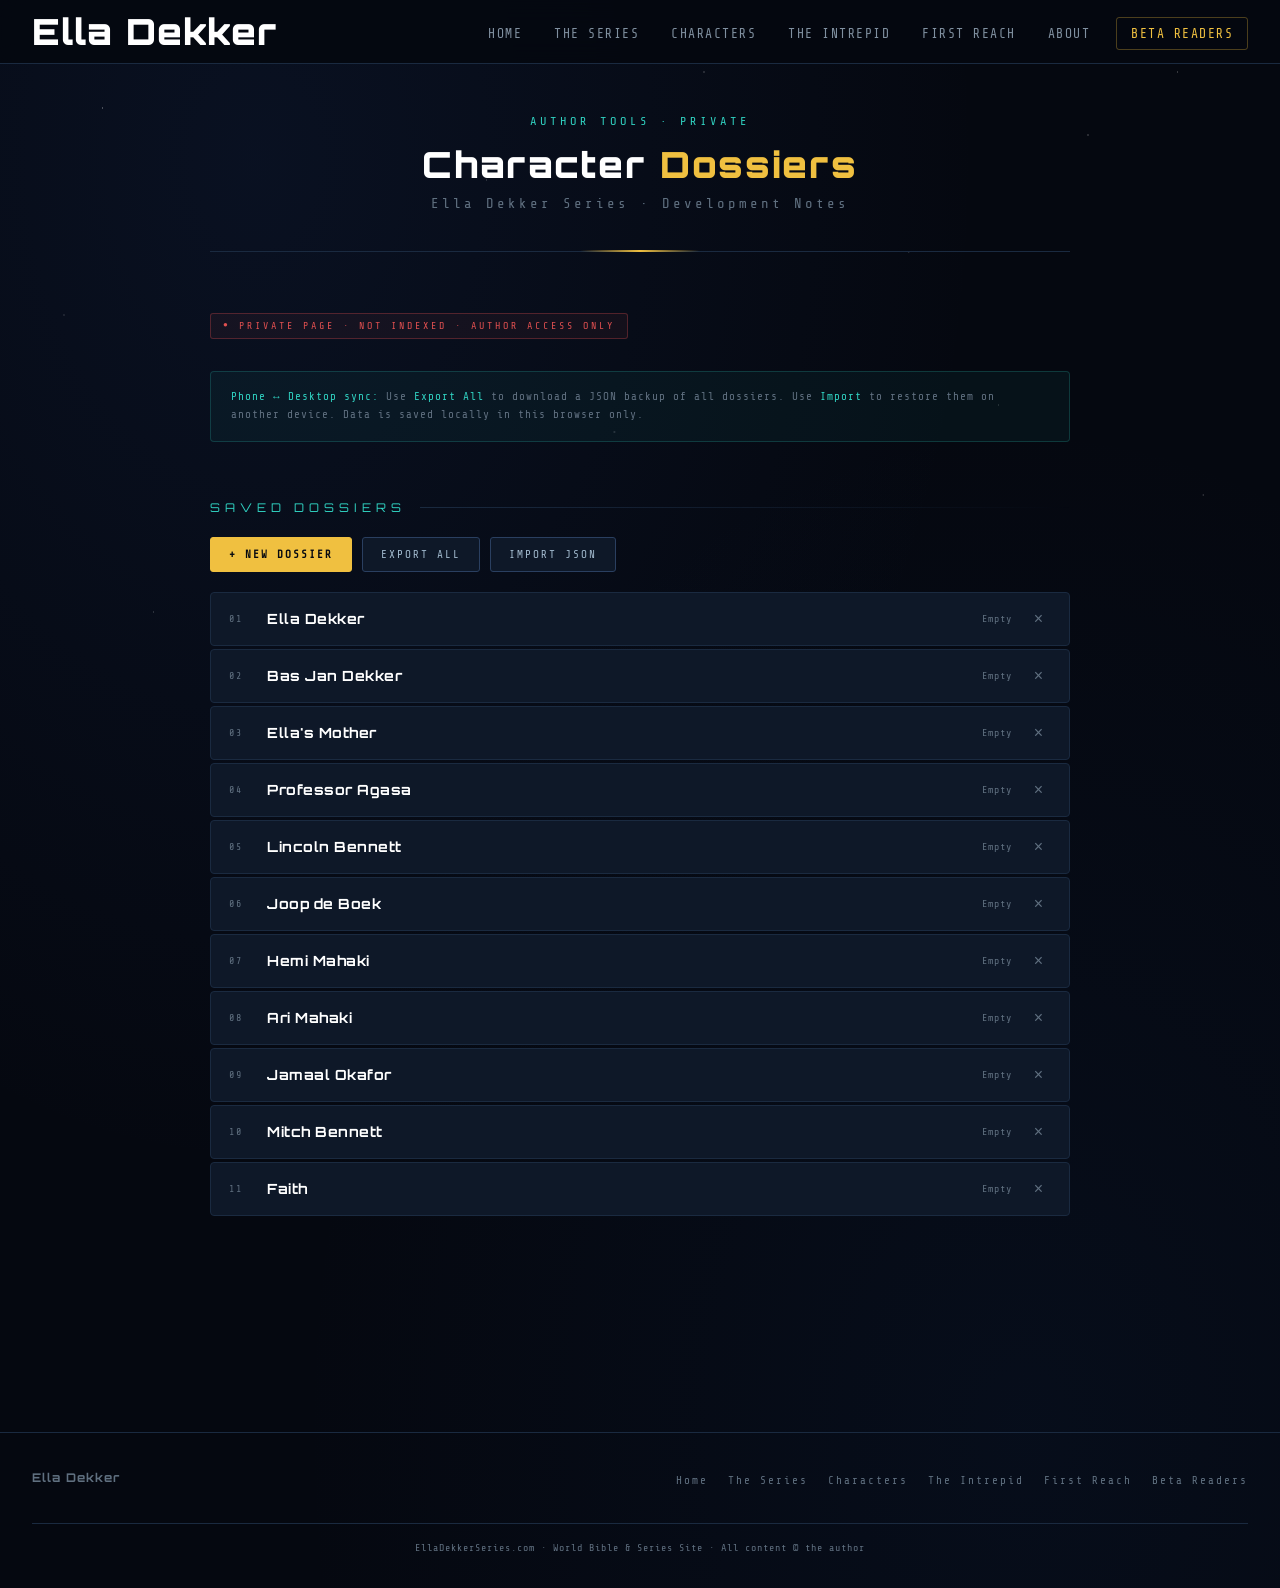
<file: dossier.html>
<!DOCTYPE html>
<html lang="en">
<head>
  <meta charset="UTF-8">
  <meta name="viewport" content="width=device-width, initial-scale=1.0">
  <meta name="robots" content="noindex, nofollow">
  <title>Character Development — Private · Ella Dekker Series</title>
  <link rel="stylesheet" href="css/style.css">
  <style>

    /* ── PAGE LAYOUT ── */
    .dossier-wrap {
      max-width: 860px;
      margin: 0 auto;
    }

    .private-badge {
      display: inline-flex;
      align-items: center;
      gap: 8px;
      font-family: var(--font-mono);
      font-size: 10px;
      letter-spacing: 3px;
      text-transform: uppercase;
      color: var(--accent-red);
      border: 1px solid rgba(224,80,80,0.3);
      background: rgba(224,80,80,0.06);
      border-radius: 3px;
      padding: 4px 12px;
      margin-bottom: 32px;
    }

    .private-badge::before {
      content: '●';
      font-size: 8px;
    }

    /* ── CHARACTER LIST ── */
    .char-list {
      display: flex;
      flex-direction: column;
      gap: 3px;
      margin-bottom: var(--section-gap);
    }

    .char-item {
      display: flex;
      align-items: center;
      gap: 14px;
      padding: 14px 18px;
      background: var(--panel);
      border: 1px solid var(--border);
      border-radius: 4px;
      cursor: pointer;
      transition: border-color 0.15s, background 0.15s;
      text-decoration: none;
    }

    .char-item:hover {
      border-color: var(--accent-gold);
      background: rgba(240,192,64,0.04);
    }

    .char-item.active {
      border-color: var(--accent-gold);
      background: rgba(240,192,64,0.06);
    }

    .char-num {
      font-family: var(--font-mono);
      font-size: 10px;
      letter-spacing: 2px;
      color: var(--text-dim);
      width: 24px;
      flex-shrink: 0;
    }

    .char-name {
      font-family: var(--font-display);
      font-size: 14px;
      font-weight: 700;
      color: #fff;
      letter-spacing: 0.5px;
      flex: 1;
    }

    .char-completeness {
      font-family: var(--font-mono);
      font-size: 10px;
      color: var(--text-dim);
      letter-spacing: 1px;
    }

    .char-completeness.full { color: var(--accent-teal); }
    .char-completeness.partial { color: var(--accent-gold); }

    .char-delete {
      background: none;
      border: none;
      color: var(--text-dim);
      cursor: pointer;
      font-size: 16px;
      padding: 4px 8px;
      border-radius: 3px;
      transition: color 0.15s, background 0.15s;
      flex-shrink: 0;
      line-height: 1;
    }

    .char-delete:hover {
      color: var(--accent-red);
      background: rgba(224,80,80,0.1);
    }

    /* ── TOOLBAR ── */
    .dossier-toolbar {
      display: flex;
      gap: 10px;
      flex-wrap: wrap;
      margin-bottom: 20px;
    }

    .tool-btn {
      font-family: var(--font-mono);
      font-size: 11px;
      letter-spacing: 2px;
      text-transform: uppercase;
      padding: 10px 18px;
      border-radius: 3px;
      border: 1px solid var(--border-bright);
      background: var(--panel);
      color: var(--text-secondary);
      cursor: pointer;
      transition: all 0.15s;
    }

    .tool-btn:hover {
      border-color: var(--accent-teal);
      color: var(--accent-teal);
    }

    .tool-btn.primary {
      background: var(--accent-gold);
      border-color: var(--accent-gold);
      color: var(--void);
      font-weight: 700;
    }

    .tool-btn.primary:hover {
      background: #ffd060;
      border-color: #ffd060;
    }

    /* ── FORM PANEL ── */
    .dossier-form-panel {
      display: none;
      background: var(--panel);
      border: 1px solid rgba(240,192,64,0.25);
      border-radius: 4px;
      padding: 32px;
      margin-bottom: var(--section-gap);
      position: relative;
    }

    .dossier-form-panel.open { display: block; }

    .dossier-form-panel::before {
      content: '';
      position: absolute;
      top: 0; left: 0; right: 0;
      height: 2px;
      background: linear-gradient(90deg, transparent, var(--accent-gold), transparent);
    }

    .form-character-name {
      font-family: var(--font-display);
      font-size: clamp(18px, 3vw, 26px);
      font-weight: 900;
      color: #fff;
      letter-spacing: 1px;
      margin-bottom: 24px;
      padding-bottom: 16px;
      border-bottom: 1px solid var(--border);
    }

    /* Section groupings */
    .dossier-section {
      margin-bottom: 32px;
    }

    .dossier-section-label {
      font-family: var(--font-display);
      font-size: 10px;
      letter-spacing: 4px;
      color: var(--accent-teal);
      text-transform: uppercase;
      margin-bottom: 16px;
      padding-bottom: 8px;
      border-bottom: 1px solid var(--border);
    }

    .field-grid {
      display: grid;
      grid-template-columns: 1fr 1fr;
      gap: 16px;
    }

    .field-grid.single { grid-template-columns: 1fr; }
    .field-grid.triple { grid-template-columns: 1fr 1fr 1fr; }

    .field-group {
      display: flex;
      flex-direction: column;
      gap: 6px;
    }

    .field-group.span-2 { grid-column: 1 / -1; }

    .field-label {
      font-family: var(--font-mono);
      font-size: 10px;
      letter-spacing: 2px;
      text-transform: uppercase;
      color: var(--accent-gold);
      opacity: 0.8;
    }

    .field-input,
    .field-textarea {
      background: rgba(255,255,255,0.04);
      border: 1px solid var(--border-bright);
      border-radius: 3px;
      padding: 11px 14px;
      font-family: var(--font-body);
      font-size: 15px;
      font-weight: 300;
      color: var(--text-primary);
      outline: none;
      transition: border-color 0.2s, background 0.2s;
      width: 100%;
      box-sizing: border-box;
    }

    .field-input:focus,
    .field-textarea:focus {
      border-color: var(--accent-gold);
      background: rgba(255,255,255,0.06);
    }

    .field-textarea {
      resize: vertical;
      min-height: 80px;
      line-height: 1.6;
    }

    .field-textarea.tall { min-height: 120px; }

    .form-actions {
      display: flex;
      gap: 12px;
      flex-wrap: wrap;
      padding-top: 24px;
      border-top: 1px solid var(--border);
      margin-top: 8px;
    }

    .save-btn {
      background: var(--accent-gold);
      color: var(--void);
      border: none;
      border-radius: 3px;
      padding: 14px 32px;
      font-family: var(--font-display);
      font-size: 11px;
      font-weight: 700;
      letter-spacing: 3px;
      text-transform: uppercase;
      cursor: pointer;
      transition: background 0.2s, transform 0.15s;
    }

    .save-btn:hover {
      background: #ffd060;
      transform: translateY(-1px);
    }

    .cancel-btn {
      background: transparent;
      color: var(--text-dim);
      border: 1px solid var(--border-bright);
      border-radius: 3px;
      padding: 14px 24px;
      font-family: var(--font-mono);
      font-size: 11px;
      letter-spacing: 2px;
      text-transform: uppercase;
      cursor: pointer;
      transition: all 0.15s;
    }

    .cancel-btn:hover {
      border-color: var(--accent-red);
      color: var(--accent-red);
    }

    /* ── SAVED INDICATOR ── */
    .save-indicator {
      font-family: var(--font-mono);
      font-size: 11px;
      letter-spacing: 2px;
      color: var(--accent-teal);
      opacity: 0;
      transition: opacity 0.3s;
      align-self: center;
    }

    .save-indicator.show { opacity: 1; }

    /* ── EMPTY STATE ── */
    .empty-state {
      text-align: center;
      padding: 48px 24px;
      color: var(--text-dim);
      font-family: var(--font-mono);
      font-size: 12px;
      letter-spacing: 2px;
      border: 1px dashed var(--border-bright);
      border-radius: 4px;
      margin-bottom: 24px;
    }

    /* ── CUT TEST HIGHLIGHT ── */
    .cut-test-section .dossier-section-label {
      color: var(--accent-red);
    }

    .cut-test-section .field-label {
      color: var(--accent-red);
      opacity: 0.7;
    }

    .cut-test-section .field-input:focus,
    .cut-test-section .field-textarea:focus {
      border-color: var(--accent-red);
    }

    /* ── IMPORT/EXPORT INFO ── */
    .sync-note {
      padding: 16px 20px;
      background: rgba(48,208,192,0.05);
      border: 1px solid rgba(48,208,192,0.2);
      border-radius: 4px;
      font-family: var(--font-mono);
      font-size: 11px;
      letter-spacing: 1px;
      color: var(--text-dim);
      line-height: 1.7;
      margin-bottom: var(--section-gap);
    }

    .sync-note strong {
      color: var(--accent-teal);
      font-weight: normal;
    }

    /* ── RESPONSIVE ── */
    @media (max-width: 767px) {
      .dossier-form-panel { padding: 20px 16px; }
      .field-grid { grid-template-columns: 1fr; }
      .field-grid.triple { grid-template-columns: 1fr; }
      .field-group.span-2 { grid-column: 1; }
      .dossier-toolbar { flex-direction: column; }
      .tool-btn { text-align: center; }
    }

  </style>
</head>
<body>

  <div class="page-wrap">
    <div class="dossier-wrap">

      <header class="page-header">
        <p class="page-eyebrow">Author Tools · Private</p>
        <h1 class="page-title">Character <span>Dossiers</span></h1>
        <p class="page-subtitle">Ella Dekker Series · Development Notes</p>
      </header>

      <div class="private-badge">Private Page · Not Indexed · Author Access Only</div>

      <!-- SYNC NOTE -->
      <div class="sync-note">
        <strong>Phone ↔ Desktop sync:</strong> Use <strong>Export All</strong> to download a JSON backup of all dossiers.
        Use <strong>Import</strong> to restore them on another device. Data is saved locally in this browser only.
      </div>

      <!-- TOOLBAR -->
      <div class="section-label">Saved Dossiers</div>

      <div class="dossier-toolbar">
        <button class="tool-btn primary" onclick="openNewForm()">+ New Dossier</button>
        <button class="tool-btn" onclick="exportAll()">Export All</button>
        <button class="tool-btn" onclick="document.getElementById('import-input').click()">Import JSON</button>
        <input type="file" id="import-input" accept=".json" style="display:none" onchange="importJSON(event)">
      </div>

      <!-- CHARACTER LIST -->
      <div class="char-list" id="char-list">
        <!-- populated by JS -->
      </div>

      <!-- FORM PANEL -->
      <div class="dossier-form-panel" id="dossier-form-panel">

        <div class="form-character-name" id="form-char-heading">New Character</div>

        <input type="hidden" id="editing-id">

        <!-- IDENTITY -->
        <div class="dossier-section">
          <div class="dossier-section-label">Identity</div>
          <div class="field-grid">
            <div class="field-group">
              <label class="field-label">Name</label>
              <input class="field-input" id="f-name" type="text" placeholder="Full name">
            </div>
            <div class="field-group">
              <label class="field-label">Nickname</label>
              <input class="field-input" id="f-nickname" type="text" placeholder="Nickname or callsign">
            </div>
            <div class="field-group">
              <label class="field-label">Age / Grade</label>
              <input class="field-input" id="f-age" type="text" placeholder="Age · Grade">
            </div>
            <div class="field-group">
              <label class="field-label">Nationality</label>
              <input class="field-input" id="f-nationality" type="text" placeholder="Country / origin">
            </div>
            <div class="field-group span-2">
              <label class="field-label">Role on Intrepid Pro</label>
              <input class="field-input" id="f-role" type="text" placeholder="Their function in the team">
            </div>
          </div>
        </div>

        <!-- APPEARANCE -->
        <div class="dossier-section">
          <div class="dossier-section-label">Physical Presence</div>
          <div class="field-grid single">
            <div class="field-group">
              <label class="field-label">Appearance</label>
              <textarea class="field-textarea" id="f-appearance" placeholder="How they look — hair, height, build, face, style..."></textarea>
            </div>
            <div class="field-group">
              <label class="field-label">Distinguishing Feature</label>
              <input class="field-input" id="f-distinguishing" type="text" placeholder="The one thing readers will always picture">
            </div>
            <div class="field-group">
              <label class="field-label">How They Move / Carry Themselves</label>
              <input class="field-input" id="f-movement" type="text" placeholder="Posture, energy, presence in a room">
            </div>
          </div>
        </div>

        <!-- INNER LIFE -->
        <div class="dossier-section">
          <div class="dossier-section-label">Inner Life</div>
          <div class="field-grid single">
            <div class="field-group">
              <label class="field-label">The Lie They Believe</label>
              <textarea class="field-textarea" id="f-lie" placeholder="The false belief that drives their behavior..."></textarea>
            </div>
            <div class="field-group">
              <label class="field-label">The Wound</label>
              <textarea class="field-textarea" id="f-wound" placeholder="What happened that created the lie..."></textarea>
            </div>
          </div>
          <div class="field-grid triple" style="margin-top:16px">
            <div class="field-group">
              <label class="field-label">The Want</label>
              <input class="field-input" id="f-want" type="text" placeholder="What they think they need">
            </div>
            <div class="field-group">
              <label class="field-label">The Need</label>
              <input class="field-input" id="f-need" type="text" placeholder="What they actually need">
            </div>
            <div class="field-group">
              <label class="field-label">The Fear</label>
              <input class="field-input" id="f-fear" type="text" placeholder="What they're most afraid of">
            </div>
          </div>
        </div>

        <!-- CHARACTER MECHANICS -->
        <div class="dossier-section">
          <div class="dossier-section-label">Character Mechanics</div>
          <div class="field-grid single">
            <div class="field-group">
              <label class="field-label">Strengths & Shadow Sides</label>
              <textarea class="field-textarea" id="f-strengths" placeholder="What they're good at — and how those same traits create problems..."></textarea>
            </div>
            <div class="field-group">
              <label class="field-label">Flaws & Roots</label>
              <textarea class="field-textarea" id="f-flaws" placeholder="Their flaws and where those flaws come from..."></textarea>
            </div>
            <div class="field-group">
              <label class="field-label">Quirks & Habits</label>
              <textarea class="field-textarea" id="f-quirks" placeholder="Small behaviors, verbal tics, physical habits, tells..."></textarea>
            </div>
          </div>
        </div>

        <!-- RELATIONSHIP WITH ELLA -->
        <div class="dossier-section">
          <div class="dossier-section-label">Relationship with Ella</div>
          <div class="field-grid single">
            <div class="field-group">
              <label class="field-label">What They Give Ella That No One Else Can</label>
              <textarea class="field-textarea" id="f-gives-ella" placeholder="Their unique contribution to her growth..."></textarea>
            </div>
            <div class="field-group">
              <label class="field-label">What They Challenge or Destabilize in Ella</label>
              <textarea class="field-textarea" id="f-challenges-ella" placeholder="How they push against her walls or assumptions..."></textarea>
            </div>
            <div class="field-group">
              <label class="field-label">What Ella Gives Them in Return</label>
              <textarea class="field-textarea" id="f-ella-gives" placeholder="How Ella changes or affects them..."></textarea>
            </div>
            <div class="field-group">
              <label class="field-label">How Their Dynamic Changes from Book I to Book VII</label>
              <textarea class="field-textarea tall" id="f-arc-dynamic" placeholder="The shape of the relationship across the whole season..."></textarea>
            </div>
          </div>
        </div>

        <!-- STORY FUNCTION -->
        <div class="dossier-section">
          <div class="dossier-section-label">Story Function</div>
          <div class="field-grid single">
            <div class="field-group">
              <label class="field-label">Save the Cat Moment</label>
              <textarea class="field-textarea" id="f-save-the-cat" placeholder="The scene that makes the reader root for them immediately..."></textarea>
            </div>
            <div class="field-group">
              <label class="field-label">Their Arc in One Sentence</label>
              <input class="field-input" id="f-arc-sentence" type="text" placeholder="From ___ to ___ by way of ___">
            </div>
            <div class="field-group">
              <label class="field-label">Their Best Scene</label>
              <textarea class="field-textarea" id="f-best-scene" placeholder="The scene that defines them — written or imagined..."></textarea>
            </div>
            <div class="field-group">
              <label class="field-label">Thematic Role</label>
              <textarea class="field-textarea" id="f-thematic-role" placeholder="What idea or theme does this character carry in the story..."></textarea>
            </div>
          </div>
        </div>

        <!-- CUT TEST -->
        <div class="dossier-section cut-test-section">
          <div class="dossier-section-label">Cut Test</div>
          <div class="field-grid single">
            <div class="field-group">
              <label class="field-label">What Plot Events Become Impossible Without Them?</label>
              <textarea class="field-textarea" id="f-cut-plot" placeholder="What cannot happen if this character is removed..."></textarea>
            </div>
            <div class="field-group">
              <label class="field-label">What Does Ella Lose?</label>
              <textarea class="field-textarea" id="f-cut-ella" placeholder="What Ella specifically loses without this character..."></textarea>
            </div>
            <div class="field-group">
              <label class="field-label">What Emotional Beat Vanishes?</label>
              <textarea class="field-textarea" id="f-cut-emotional" placeholder="The emotional moment that only this character can create..."></textarea>
            </div>
          </div>
        </div>

        <!-- NOTES -->
        <div class="dossier-section">
          <div class="dossier-section-label">Notes</div>
          <div class="field-grid single">
            <div class="field-group">
              <label class="field-label">Notes / Anything Else</label>
              <textarea class="field-textarea tall" id="f-notes" placeholder="Anything else worth capturing — inspiration, casting notes, voice references, things to figure out..."></textarea>
            </div>
          </div>
        </div>

        <!-- FORM ACTIONS -->
        <div class="form-actions">
          <button class="save-btn" onclick="saveDossier()">Save Dossier</button>
          <button class="cancel-btn" onclick="closeForm()">Cancel</button>
          <span class="save-indicator" id="save-indicator">Saved</span>
        </div>

      </div><!-- /form panel -->

    </div>
  </div>

  <script src="js/nav.js"></script>

  <script>
  // ── STORAGE KEY ──
  const STORE_KEY = 'ella_dekker_dossiers';

  // ── DEFAULT CHARACTERS ──
  const DEFAULT_CHARS = [
    'Ella Dekker',
    'Bas Jan Dekker',
    "Ella's Mother",
    'Professor Agasa',
    'Lincoln Bennett',
    'Joop de Boek',
    'Hemi Mahaki',
    'Ari Mahaki',
    'Jamaal Okafor',
    'Mitch Bennett',
    'Faith',
  ];

  // ── FIELD IDS (in order for save/load) ──
  const FIELDS = [
    'name','nickname','age','nationality','role',
    'appearance','distinguishing','movement',
    'lie','wound','want','need','fear',
    'strengths','flaws','quirks',
    'gives-ella','challenges-ella','ella-gives','arc-dynamic',
    'save-the-cat','arc-sentence','best-scene','thematic-role',
    'cut-plot','cut-ella','cut-emotional',
    'notes'
  ];

  // ── LOAD / SAVE ──
  function loadAll() {
    try {
      return JSON.parse(localStorage.getItem(STORE_KEY)) || {};
    } catch(e) { return {}; }
  }

  function saveAll(data) {
    localStorage.setItem(STORE_KEY, JSON.stringify(data));
  }

  // ── INIT: seed default characters if not already present ──
  function init() {
    const data = loadAll();
    let changed = false;
    DEFAULT_CHARS.forEach(name => {
      const id = slugify(name);
      if (!data[id]) {
        data[id] = { id, name, order: DEFAULT_CHARS.indexOf(name) };
        changed = true;
      }
    });
    if (changed) saveAll(data);
    renderList();
  }

  function slugify(str) {
    return str.toLowerCase().replace(/[^a-z0-9]+/g, '-').replace(/^-|-$/g, '');
  }

  // ── COMPLETENESS ──
  function completeness(dossier) {
    const filled = FIELDS.filter(f => f !== 'name' && dossier[f] && dossier[f].trim()).length;
    const total = FIELDS.length - 1;
    if (filled === 0) return { label: 'Empty', cls: '' };
    if (filled === total) return { label: 'Complete', cls: 'full' };
    return { label: `${filled}/${total}`, cls: 'partial' };
  }

  // ── RENDER LIST ──
  function renderList() {
    const data = loadAll();
    const list = document.getElementById('char-list');

    const sorted = Object.values(data).sort((a,b) => (a.order ?? 99) - (b.order ?? 99));

    if (sorted.length === 0) {
      list.innerHTML = '<div class="empty-state">No dossiers yet. Click New Dossier to begin.</div>';
      return;
    }

    list.innerHTML = sorted.map((d, i) => {
      const c = completeness(d);
      return `
        <div class="char-item" onclick="openEdit('${d.id}')">
          <span class="char-num">${String(i+1).padStart(2,'0')}</span>
          <span class="char-name">${d.name || 'Unnamed'}</span>
          <span class="char-completeness ${c.cls}">${c.label}</span>
          <button class="char-delete" onclick="event.stopPropagation(); deleteDossier('${d.id}')" title="Delete">×</button>
        </div>`;
    }).join('');
  }

  // ── OPEN NEW FORM ──
  function openNewForm() {
    clearForm();
    document.getElementById('editing-id').value = '';
    document.getElementById('form-char-heading').textContent = 'New Character';
    openPanel();
    document.getElementById('f-name').focus();
  }

  // ── OPEN EDIT ──
  function openEdit(id) {
    const data = loadAll();
    const d = data[id];
    if (!d) return;

    clearForm();
    document.getElementById('editing-id').value = id;
    document.getElementById('form-char-heading').textContent = d.name || 'Unnamed';

    FIELDS.forEach(f => {
      const el = document.getElementById('f-' + f);
      if (el) el.value = d[f] || '';
    });

    openPanel();
    document.getElementById('dossier-form-panel').scrollIntoView({ behavior: 'smooth', block: 'start' });
  }

  // ── SAVE DOSSIER ──
  function saveDossier() {
    const data = loadAll();
    const editingId = document.getElementById('editing-id').value;
    const nameVal = document.getElementById('f-name').value.trim();

    if (!nameVal) {
      document.getElementById('f-name').focus();
      document.getElementById('f-name').style.borderColor = 'var(--accent-red)';
      return;
    }
    document.getElementById('f-name').style.borderColor = '';

    const id = editingId || slugify(nameVal) + '-' + Date.now();
    const existing = data[id] || {};

    const dossier = { id, order: existing.order ?? Object.keys(data).length };
    FIELDS.forEach(f => {
      const el = document.getElementById('f-' + f);
      dossier[f] = el ? el.value : '';
    });

    // If name changed, update heading
    document.getElementById('form-char-heading').textContent = nameVal;
    document.getElementById('editing-id').value = id;

    data[id] = dossier;
    saveAll(data);
    renderList();

    // Flash saved indicator
    const ind = document.getElementById('save-indicator');
    ind.classList.add('show');
    setTimeout(() => ind.classList.remove('show'), 2000);
  }

  // ── DELETE ──
  function deleteDossier(id) {
    if (!confirm('Delete this dossier? This cannot be undone.')) return;
    const data = loadAll();
    delete data[id];
    saveAll(data);
    renderList();
    // If we're editing this one, close form
    if (document.getElementById('editing-id').value === id) closeForm();
  }

  // ── EXPORT ──
  function exportAll() {
    const data = loadAll();
    const json = JSON.stringify(data, null, 2);
    const blob = new Blob([json], { type: 'application/json' });
    const url = URL.createObjectURL(blob);
    const a = document.createElement('a');
    a.href = url;
    a.download = 'ella-dekker-dossiers-' + new Date().toISOString().slice(0,10) + '.json';
    a.click();
    URL.revokeObjectURL(url);
  }

  // ── IMPORT ──
  function importJSON(event) {
    const file = event.target.files[0];
    if (!file) return;
    const reader = new FileReader();
    reader.onload = function(e) {
      try {
        const imported = JSON.parse(e.target.result);
        const existing = loadAll();
        const merged = Object.assign({}, existing, imported);
        saveAll(merged);
        renderList();
        alert('Import successful. ' + Object.keys(imported).length + ' dossier(s) loaded.');
      } catch(err) {
        alert('Import failed. Please check the file is a valid JSON export from this tool.');
      }
    };
    reader.readAsText(file);
    event.target.value = '';
  }

  // ── HELPERS ──
  function clearForm() {
    FIELDS.forEach(f => {
      const el = document.getElementById('f-' + f);
      if (el) el.value = '';
    });
    document.getElementById('save-indicator').classList.remove('show');
  }

  function openPanel() {
    document.getElementById('dossier-form-panel').classList.add('open');
  }

  function closeForm() {
    document.getElementById('dossier-form-panel').classList.remove('open');
    clearForm();
    document.getElementById('editing-id').value = '';
  }

  // ── RUN ──
  init();
  </script>

</body>
</html>
</file>
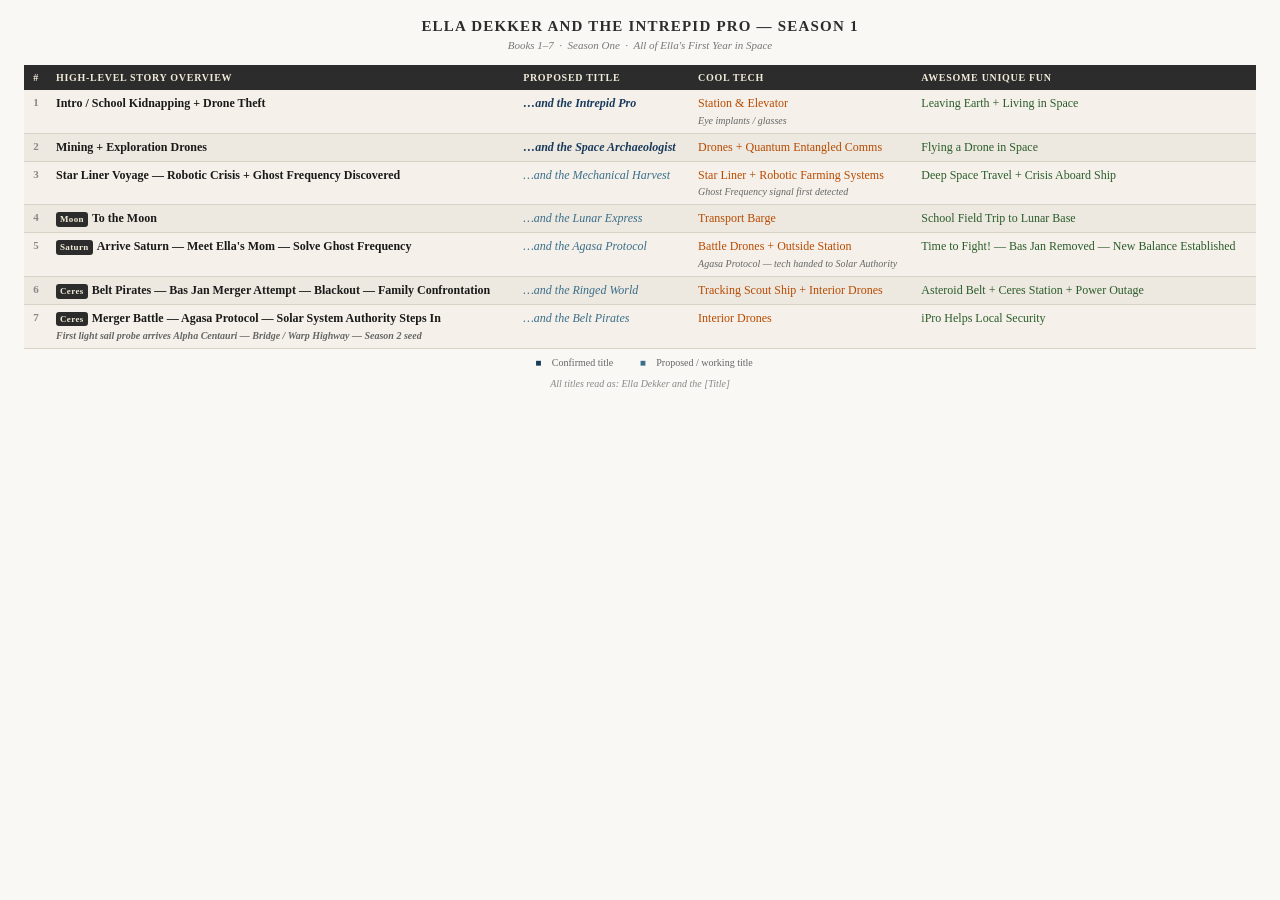
<file: ella_dekker_beats.html>
<!DOCTYPE html>
<html lang="en">
<head>
<meta charset="UTF-8">
<meta name="viewport" content="width=device-width, initial-scale=1.0">
<title>Ella Dekker and the Intrepid Pro — Season 1</title>
<style>
  * { box-sizing: border-box; margin: 0; padding: 0; }
  body {
    font-family: Georgia, serif;
    background: #faf8f4;
    padding: 18px 24px;
    font-size: 12px;
    color: #1a1a1a;
  }
  h1 {
    font-size: 15px;
    text-align: center;
    letter-spacing: 0.08em;
    text-transform: uppercase;
    margin-bottom: 4px;
    color: #2c2c2c;
  }
  .subtitle {
    text-align: center;
    font-size: 11px;
    color: #777;
    margin-bottom: 14px;
    font-style: italic;
  }
  table { width: 100%; border-collapse: collapse; }
  thead th {
    background: #2c2c2c;
    color: #f0ead8;
    text-transform: uppercase;
    letter-spacing: 0.07em;
    font-size: 10px;
    padding: 7px 8px;
    text-align: left;
  }
  thead th:first-child { width: 24px; text-align: center; }
  tbody tr:nth-child(odd)  { background: #f5f1ea; }
  tbody tr:nth-child(even) { background: #ede9e0; }
  td {
    padding: 5px 8px;
    vertical-align: top;
    border-bottom: 1px solid #d8d2c6;
    line-height: 1.4;
  }
  td:first-child { text-align: center; font-weight: bold; color: #888; font-size: 11px; width: 24px; }
  .beat { font-weight: bold; color: #1a1a1a; }
  .note { font-size: 10px; color: #666; font-style: italic; margin-top: 2px; }
  .tech { color: #b84a00; }
  .fun  { color: #2a5c2a; }
  .confirmed { color: #1a3a5c; font-weight: bold; font-style: italic; }
  .proposed  { color: #3a6e8a; font-style: italic; }
  .loc {
    display: inline-block; font-size: 9px; background: #2c2c2c; color: #f0ead8;
    border-radius: 3px; padding: 1px 4px; margin-right: 4px;
    letter-spacing: 0.04em; vertical-align: middle;
  }
  .footer { margin-top: 10px; font-size: 10px; color: #888; text-align: center; font-style: italic; }
  .legend { margin-top: 8px; font-size: 10px; color: #666; text-align: center; }
  .legend span { margin: 0 8px; }
</style>
</head>
<body>

<h1>Ella Dekker and the Intrepid Pro — Season 1</h1>
<div class="subtitle">Books 1–7 &nbsp;·&nbsp; Season One &nbsp;·&nbsp; All of Ella's First Year in Space</div>

<table>
  <thead>
    <tr>
      <th>#</th>
      <th>High-Level Story Overview</th>
      <th>Proposed Title</th>
      <th>Cool Tech</th>
      <th>Awesome Unique Fun</th>
    </tr>
  </thead>
  <tbody>
    <tr>
      <td>1</td>
      <td><span class="beat">Intro / School Kidnapping + Drone Theft</span></td>
      <td><span class="confirmed">…and the Intrepid Pro</span></td>
      <td class="tech">Station &amp; Elevator<div class="note">Eye implants / glasses</div></td>
      <td class="fun">Leaving Earth + Living in Space</td>
    </tr>
    <tr>
      <td>2</td>
      <td><span class="beat">Mining + Exploration Drones</span></td>
      <td><span class="confirmed">…and the Space Archaeologist</span></td>
      <td class="tech">Drones + Quantum Entangled Comms</td>
      <td class="fun">Flying a Drone in Space</td>
    </tr>
    <tr>
      <td>3</td>
      <td><span class="beat">Star Liner Voyage — Robotic Crisis + Ghost Frequency Discovered</span></td>
      <td><span class="proposed">…and the Mechanical Harvest</span></td>
      <td class="tech">Star Liner + Robotic Farming Systems<div class="note">Ghost Frequency signal first detected</div></td>
      <td class="fun">Deep Space Travel + Crisis Aboard Ship</td>
    </tr>
    <tr>
      <td>4</td>
      <td><span class="beat"><span class="loc">Moon</span>To the Moon</span></td>
      <td><span class="proposed">…and the Lunar Express</span></td>
      <td class="tech">Transport Barge</td>
      <td class="fun">School Field Trip to Lunar Base</td>
    </tr>
    <tr>
      <td>5</td>
      <td><span class="beat"><span class="loc">Saturn</span>Arrive Saturn — Meet Ella's Mom — Solve Ghost Frequency</span></td>
      <td><span class="proposed">…and the Agasa Protocol</span></td>
      <td class="tech">Battle Drones + Outside Station<div class="note">Agasa Protocol — tech handed to Solar Authority</div></td>
      <td class="fun">Time to Fight! — Bas Jan Removed — New Balance Established</td>
    </tr>
    <tr>
      <td>6</td>
      <td><span class="beat"><span class="loc">Ceres</span>Belt Pirates — Bas Jan Merger Attempt — Blackout — Family Confrontation</span></td>
      <td><span class="proposed">…and the Ringed World</span></td>
      <td class="tech">Tracking Scout Ship + Interior Drones</td>
      <td class="fun">Asteroid Belt + Ceres Station + Power Outage</td>
    </tr>
    <tr>
      <td>7</td>
      <td><span class="beat"><span class="loc">Ceres</span>Merger Battle — Agasa Protocol — Solar System Authority Steps In<div class="note">First light sail probe arrives Alpha Centauri — Bridge / Warp Highway — Season 2 seed</div></span></td>
      <td><span class="proposed">…and the Belt Pirates</span></td>
      <td class="tech">Interior Drones</td>
      <td class="fun">iPro Helps Local Security</td>
    </tr>
    
    
    
  </tbody>
</table>

<div class="legend">
  <span><span class="confirmed">■</span> Confirmed title</span>
  <span><span class="proposed">■</span> Proposed / working title</span>
</div>
<div class="footer">All titles read as: <em>Ella Dekker and the [Title]</em></div>

</body>
</html>
</file>
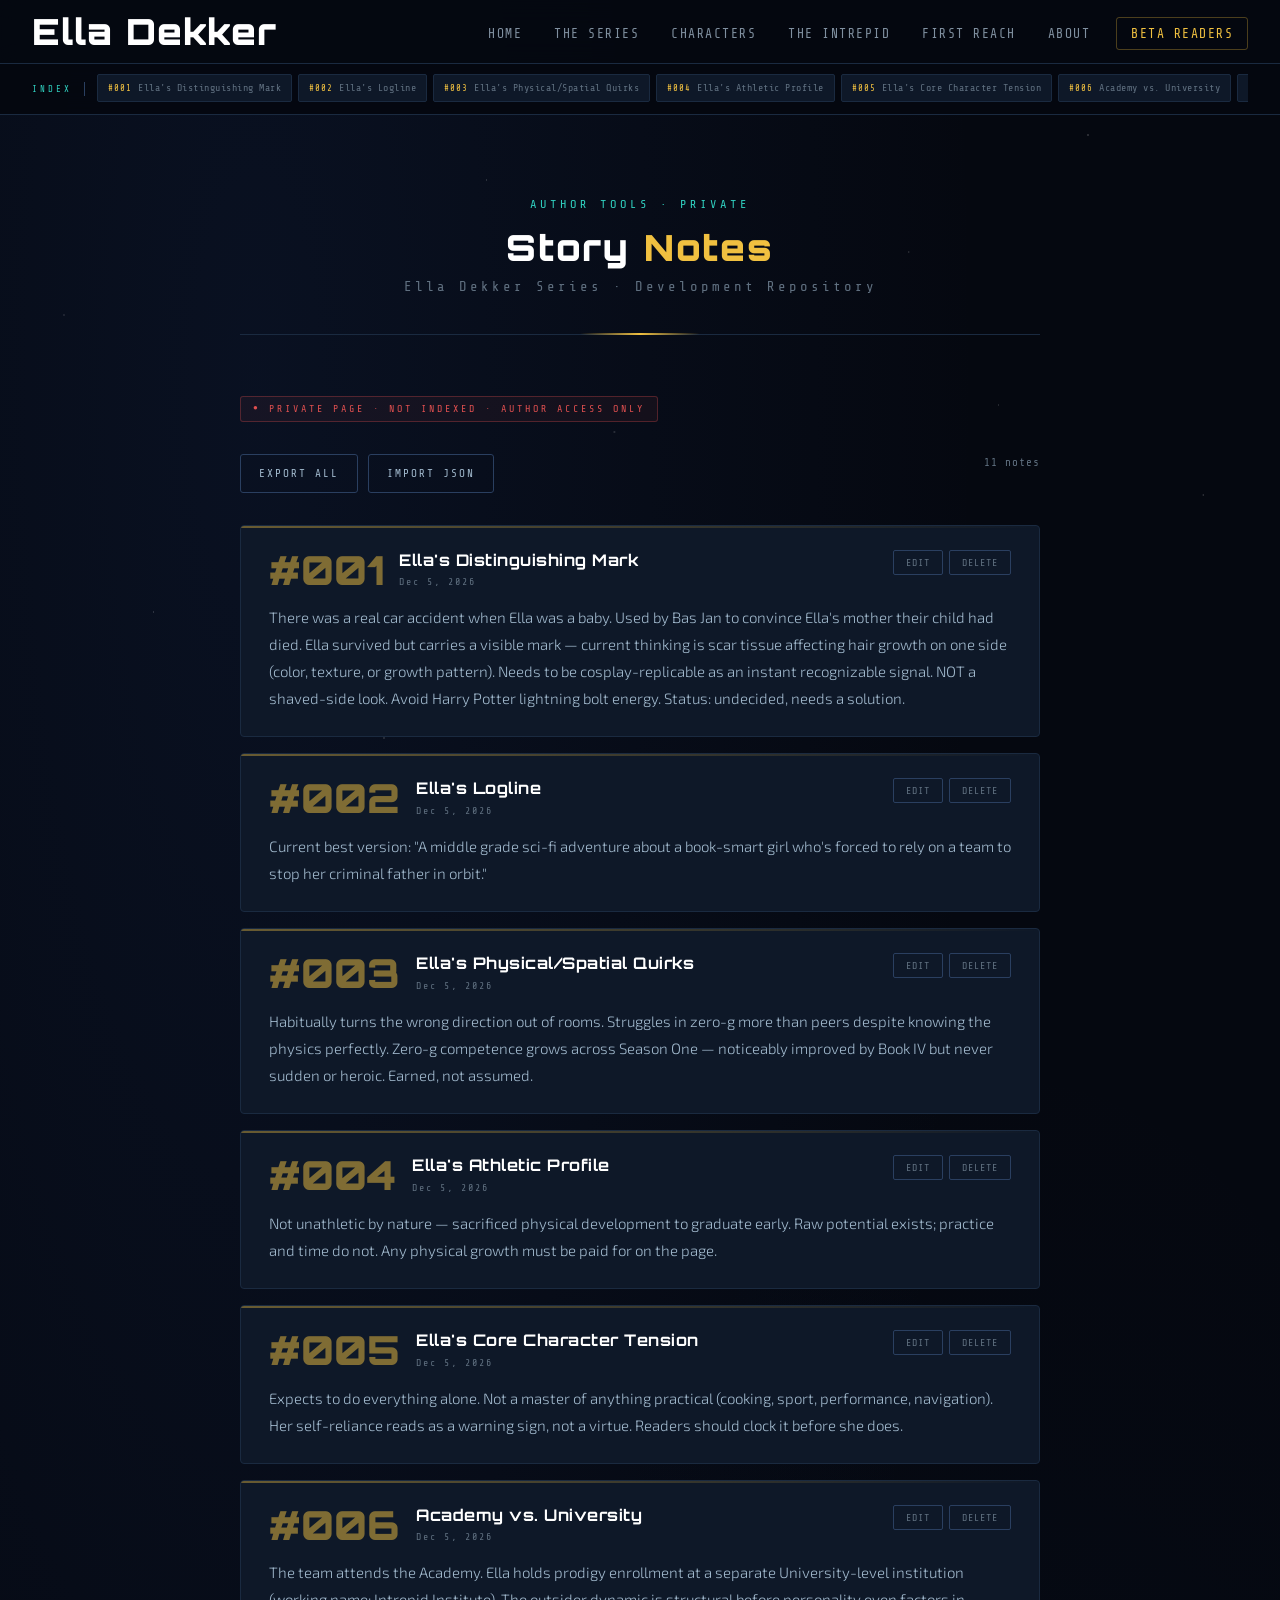
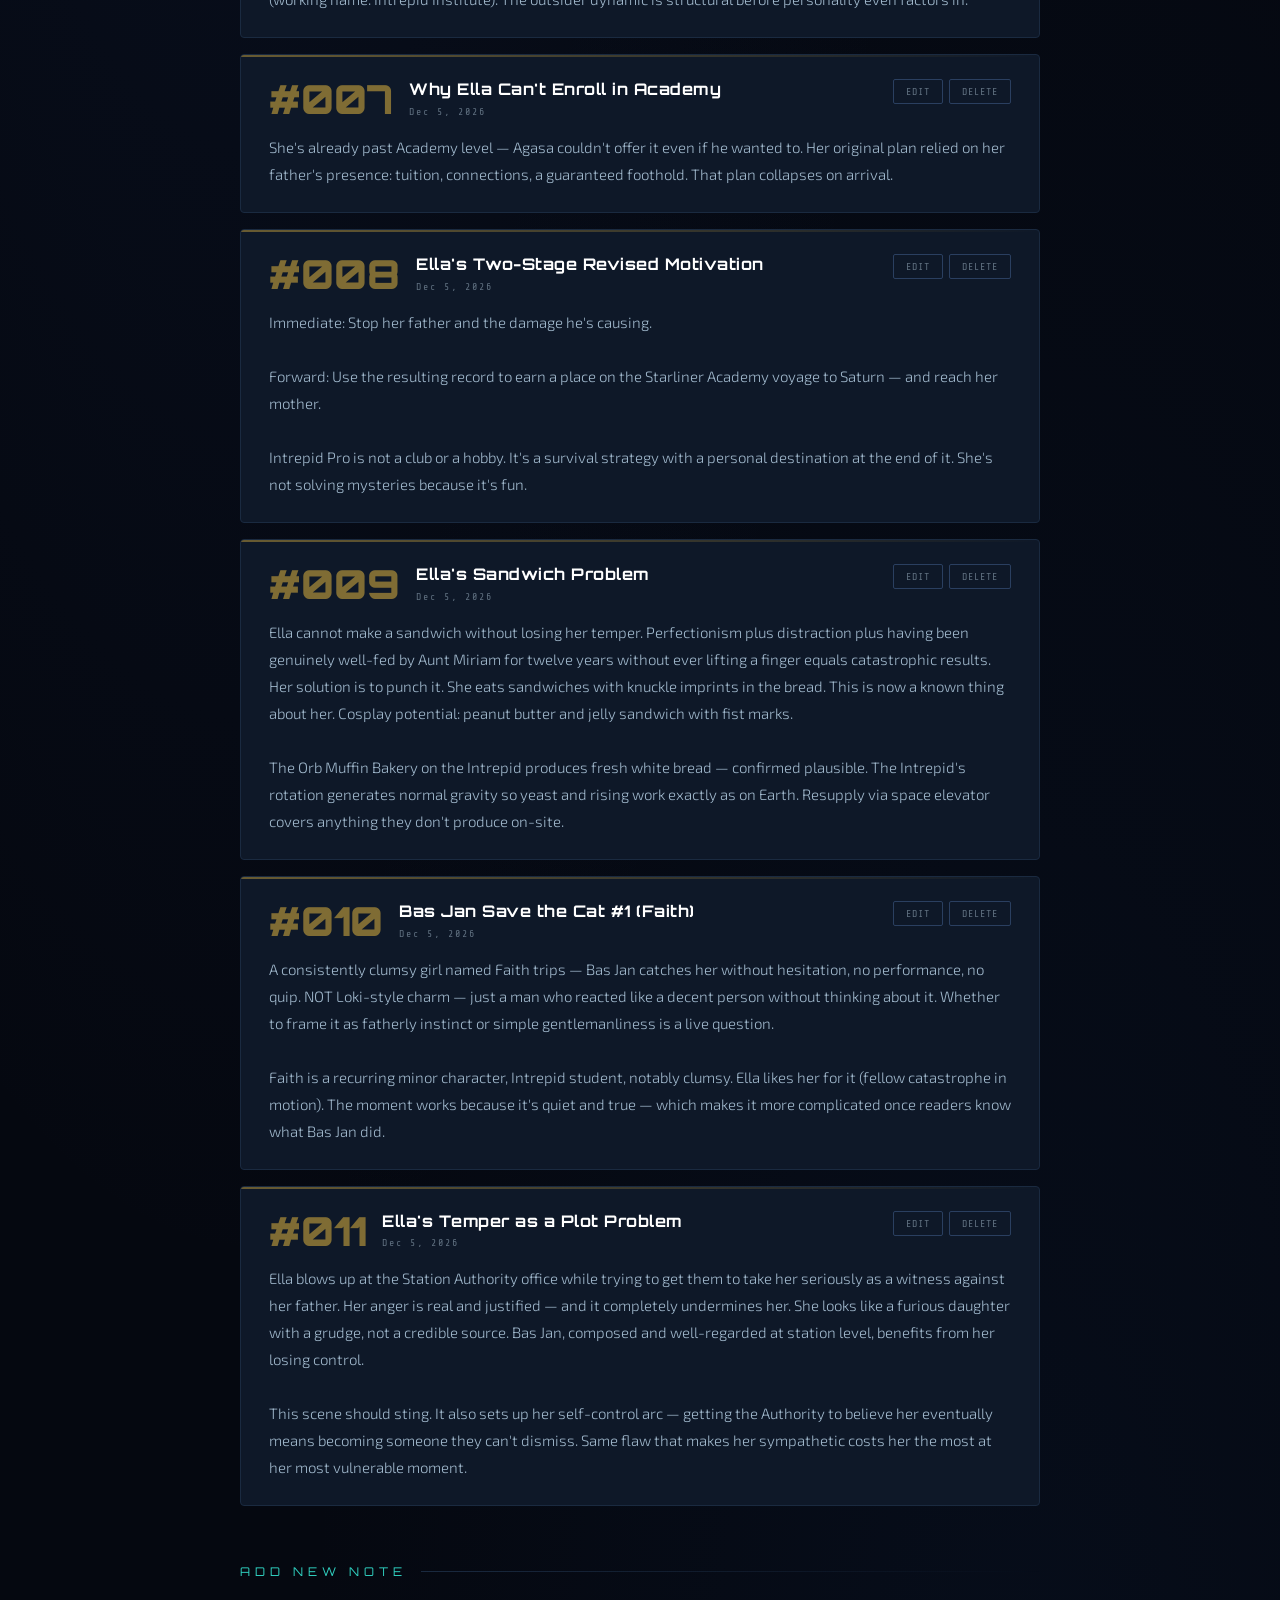
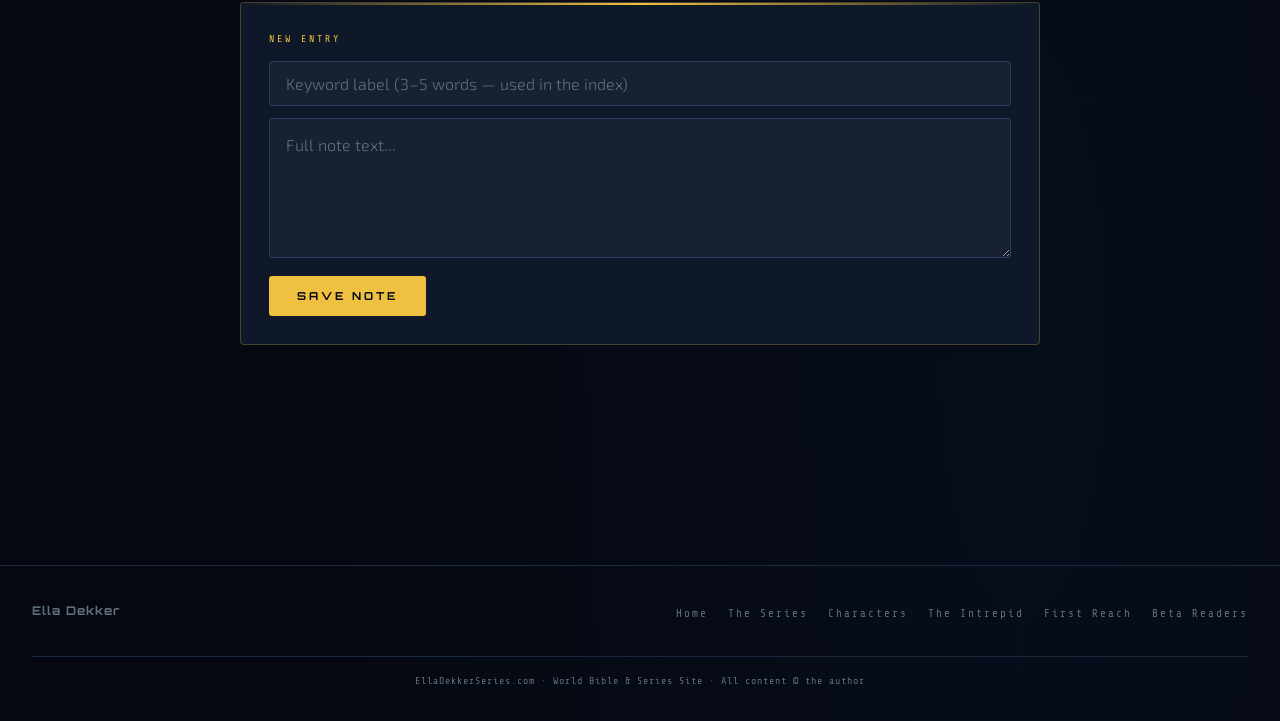
<file: notesrepo.html>
<!DOCTYPE html>
<html lang="en">
<head>
  <meta charset="UTF-8">
  <meta name="viewport" content="width=device-width, initial-scale=1.0">
  <meta name="robots" content="noindex, nofollow">
  <title>Story Notes — Private · Ella Dekker Series</title>
  <link rel="stylesheet" href="css/style.css">
  <style>

    /* ── STICKY INDEX BAR ── */
    #notes-index {
      position: sticky;
      top: var(--nav-height);
      z-index: 900;
      background: rgba(5,8,16,0.97);
      backdrop-filter: blur(12px);
      -webkit-backdrop-filter: blur(12px);
      border-bottom: 1px solid var(--border);
      padding: 10px var(--page-padding);
      display: flex;
      align-items: center;
      gap: 0;
      overflow: hidden;
    }

    .index-label {
      font-family: var(--font-mono);
      font-size: 9px;
      letter-spacing: 3px;
      color: var(--accent-teal);
      text-transform: uppercase;
      white-space: nowrap;
      padding-right: 12px;
      border-right: 1px solid var(--border-bright);
      margin-right: 12px;
      flex-shrink: 0;
    }

    .index-scroll {
      display: flex;
      gap: 6px;
      overflow-x: auto;
      scrollbar-width: none;
      -ms-overflow-style: none;
      flex: 1;
      padding-bottom: 2px;
    }

    .index-scroll::-webkit-scrollbar { display: none; }

    .index-pill {
      display: inline-flex;
      align-items: center;
      gap: 6px;
      padding: 5px 10px;
      background: var(--panel);
      border: 1px solid var(--border);
      border-radius: 2px;
      text-decoration: none;
      white-space: nowrap;
      transition: border-color 0.15s, background 0.15s;
      flex-shrink: 0;
    }

    .index-pill:hover {
      border-color: var(--accent-gold);
      background: rgba(240,192,64,0.06);
    }

    .index-pill-num {
      font-family: var(--font-mono);
      font-size: 9px;
      color: var(--accent-gold);
      letter-spacing: 1px;
    }

    .index-pill-label {
      font-family: var(--font-mono);
      font-size: 10px;
      color: var(--text-dim);
      letter-spacing: 0.5px;
    }

    /* ── PAGE WRAP ── */
    .notes-wrap {
      max-width: 800px;
      margin: 0 auto;
      padding-top: 32px;
    }

    .private-badge {
      display: inline-flex;
      align-items: center;
      gap: 8px;
      font-family: var(--font-mono);
      font-size: 10px;
      letter-spacing: 3px;
      text-transform: uppercase;
      color: var(--accent-red);
      border: 1px solid rgba(224,80,80,0.3);
      background: rgba(224,80,80,0.06);
      border-radius: 3px;
      padding: 4px 12px;
      margin-bottom: 32px;
    }

    .private-badge::before { content: '●'; font-size: 8px; }

    /* ── NOTES LIST ── */
    #notes-list {
      display: flex;
      flex-direction: column;
      gap: 16px;
      margin-bottom: 48px;
    }

    .note-card {
      background: var(--panel);
      border: 1px solid var(--border);
      border-radius: 4px;
      padding: 24px 28px;
      position: relative;
      overflow: hidden;
      scroll-margin-top: calc(var(--nav-height) + 60px);
      transition: border-color 0.2s;
    }

    .note-card:target,
    .note-card.highlight {
      border-color: var(--accent-gold);
      background: rgba(240,192,64,0.03);
    }

    .note-card::before {
      content: '';
      position: absolute;
      top: 0; left: 0; right: 0;
      height: 2px;
      background: linear-gradient(90deg, var(--accent-gold), transparent);
      opacity: 0.4;
    }

    .note-card-header {
      display: flex;
      align-items: flex-start;
      gap: 16px;
      margin-bottom: 14px;
    }

    .note-num {
      font-family: var(--font-display);
      font-size: clamp(28px, 5vw, 40px);
      font-weight: 900;
      color: var(--accent-gold);
      line-height: 1;
      opacity: 0.5;
      flex-shrink: 0;
      min-width: 64px;
    }

    .note-meta {
      flex: 1;
      min-width: 0;
    }

    .note-keyword {
      font-family: var(--font-display);
      font-size: 16px;
      font-weight: 700;
      color: #fff;
      letter-spacing: 0.5px;
      margin-bottom: 4px;
      line-height: 1.3;
    }

    .note-date {
      font-family: var(--font-mono);
      font-size: 10px;
      letter-spacing: 2px;
      color: var(--text-dim);
    }

    .note-actions {
      display: flex;
      gap: 6px;
      flex-shrink: 0;
    }

    .note-btn {
      font-family: var(--font-mono);
      font-size: 10px;
      letter-spacing: 1px;
      text-transform: uppercase;
      padding: 6px 12px;
      border-radius: 2px;
      border: 1px solid var(--border-bright);
      background: transparent;
      color: var(--text-dim);
      cursor: pointer;
      transition: all 0.15s;
    }

    .note-btn:hover { border-color: var(--accent-teal); color: var(--accent-teal); }
    .note-btn.delete:hover { border-color: var(--accent-red); color: var(--accent-red); }

    .note-body {
      font-size: 15px;
      font-weight: 300;
      color: var(--text-secondary);
      line-height: 1.8;
      white-space: pre-wrap;
      word-break: break-word;
    }

    /* Edit mode */
    .note-edit-area {
      display: none;
      flex-direction: column;
      gap: 10px;
      margin-top: 14px;
    }

    .note-card.editing .note-body { display: none; }
    .note-card.editing .note-edit-area { display: flex; }
    .note-card.editing .note-btn.edit-btn { border-color: var(--accent-gold); color: var(--accent-gold); }

    .edit-keyword-input,
    .edit-body-textarea {
      background: rgba(255,255,255,0.04);
      border: 1px solid var(--border-bright);
      border-radius: 3px;
      padding: 10px 14px;
      font-family: var(--font-body);
      font-size: 15px;
      font-weight: 300;
      color: var(--text-primary);
      outline: none;
      transition: border-color 0.2s;
      width: 100%;
      box-sizing: border-box;
    }

    .edit-keyword-input:focus,
    .edit-body-textarea:focus { border-color: var(--accent-gold); }

    .edit-body-textarea {
      min-height: 160px;
      resize: vertical;
      line-height: 1.7;
    }

    .edit-save-btn {
      align-self: flex-start;
      background: var(--accent-gold);
      color: var(--void);
      border: none;
      border-radius: 3px;
      padding: 10px 24px;
      font-family: var(--font-display);
      font-size: 11px;
      font-weight: 700;
      letter-spacing: 3px;
      text-transform: uppercase;
      cursor: pointer;
      transition: background 0.15s;
    }

    .edit-save-btn:hover { background: #ffd060; }

    /* ── ADD NOTE PANEL ── */
    .add-note-panel {
      background: var(--panel);
      border: 1px solid rgba(240,192,64,0.25);
      border-radius: 4px;
      padding: 28px;
      margin-bottom: 60px;
      position: relative;
    }

    .add-note-panel::before {
      content: '';
      position: absolute;
      top: 0; left: 0; right: 0;
      height: 2px;
      background: linear-gradient(90deg, transparent, var(--accent-gold), transparent);
    }

    .add-note-label {
      font-family: var(--font-mono);
      font-size: 10px;
      letter-spacing: 3px;
      text-transform: uppercase;
      color: var(--accent-gold);
      margin-bottom: 14px;
    }

    .add-keyword-input,
    .add-body-textarea {
      width: 100%;
      box-sizing: border-box;
      background: rgba(255,255,255,0.04);
      border: 1px solid var(--border-bright);
      border-radius: 3px;
      padding: 12px 16px;
      font-family: var(--font-body);
      font-size: 16px;
      font-weight: 300;
      color: var(--text-primary);
      outline: none;
      transition: border-color 0.2s;
      margin-bottom: 12px;
    }

    .add-keyword-input:focus,
    .add-body-textarea:focus { border-color: var(--accent-gold); }

    .add-keyword-input::placeholder,
    .add-body-textarea::placeholder { color: var(--text-dim); }

    .add-body-textarea {
      min-height: 140px;
      resize: vertical;
      line-height: 1.7;
    }

    .add-panel-row {
      display: flex;
      gap: 10px;
      align-items: center;
      flex-wrap: wrap;
    }

    .add-save-btn {
      background: var(--accent-gold);
      color: var(--void);
      border: none;
      border-radius: 3px;
      padding: 13px 28px;
      font-family: var(--font-display);
      font-size: 11px;
      font-weight: 700;
      letter-spacing: 3px;
      text-transform: uppercase;
      cursor: pointer;
      transition: background 0.15s, transform 0.15s;
    }

    .add-save-btn:hover { background: #ffd060; transform: translateY(-1px); }

    .tool-btn {
      font-family: var(--font-mono);
      font-size: 11px;
      letter-spacing: 2px;
      text-transform: uppercase;
      padding: 12px 18px;
      border-radius: 3px;
      border: 1px solid var(--border-bright);
      background: transparent;
      color: var(--text-secondary);
      cursor: pointer;
      transition: all 0.15s;
    }

    .tool-btn:hover { border-color: var(--accent-teal); color: var(--accent-teal); }

    .note-count {
      font-family: var(--font-mono);
      font-size: 11px;
      color: var(--text-dim);
      letter-spacing: 1px;
      margin-left: auto;
    }

    /* ── EMPTY STATE ── */
    .empty-state {
      text-align: center;
      padding: 48px 24px;
      color: var(--text-dim);
      font-family: var(--font-mono);
      font-size: 12px;
      letter-spacing: 2px;
      border: 1px dashed var(--border-bright);
      border-radius: 4px;
    }

    /* ── RESPONSIVE ── */
    @media (max-width: 767px) {
      .note-card { padding: 18px 16px; }
      .note-card-header { gap: 10px; }
      .note-num { font-size: 24px; min-width: 48px; }
      .note-actions { flex-direction: column; gap: 4px; }
      .note-btn { padding: 8px 10px; }
      .add-note-panel { padding: 20px 16px; }
      .add-panel-row { flex-direction: column; align-items: stretch; }
      .add-save-btn { text-align: center; }
      .tool-btn { text-align: center; }
      .note-count { margin-left: 0; }
      #notes-index { padding: 8px 16px; }
    }

  </style>
</head>
<body>

  <!-- STICKY INDEX BAR -->
  <div id="notes-index">
    <span class="index-label">Index</span>
    <div class="index-scroll" id="index-scroll">
      <!-- populated by JS -->
    </div>
  </div>

  <div class="page-wrap">
    <div class="notes-wrap">

      <header class="page-header">
        <p class="page-eyebrow">Author Tools · Private</p>
        <h1 class="page-title">Story <span>Notes</span></h1>
        <p class="page-subtitle">Ella Dekker Series · Development Repository</p>
      </header>

      <div class="private-badge">Private Page · Not Indexed · Author Access Only</div>

      <!-- TOOLBAR -->
      <div style="display:flex; gap:10px; flex-wrap:wrap; margin-bottom:32px;">
        <button class="tool-btn" onclick="exportAll()">Export All</button>
        <button class="tool-btn" onclick="document.getElementById('import-file').click()">Import JSON</button>
        <input type="file" id="import-file" accept=".json" style="display:none" onchange="importJSON(event)">
        <span class="note-count" id="note-count"></span>
      </div>

      <!-- NOTES LIST -->
      <div id="notes-list"></div>

      <!-- ADD NOTE PANEL -->
      <div class="section-label">Add New Note</div>
      <div class="add-note-panel">
        <div class="add-note-label">New Entry</div>
        <input
          class="add-keyword-input"
          id="add-keyword"
          type="text"
          placeholder="Keyword label (3–5 words — used in the index)"
          maxlength="60"
        >
        <textarea
          class="add-body-textarea"
          id="add-body"
          placeholder="Full note text..."
        ></textarea>
        <div class="add-panel-row">
          <button class="add-save-btn" onclick="addNote()">Save Note</button>
        </div>
      </div>

    </div>
  </div>

  <script src="js/nav.js"></script>

  <script>
  const STORE_KEY = 'ella_dekker_notes';

  const DEFAULTS = [
    {
      keyword: "Ella's Distinguishing Mark",
      body: `There was a real car accident when Ella was a baby. Used by Bas Jan to convince Ella's mother their child had died. Ella survived but carries a visible mark — current thinking is scar tissue affecting hair growth on one side (color, texture, or growth pattern). Needs to be cosplay-replicable as an instant recognizable signal. NOT a shaved-side look. Avoid Harry Potter lightning bolt energy. Status: undecided, needs a solution.`
    },
    {
      keyword: "Ella's Logline",
      body: `Current best version: "A middle grade sci-fi adventure about a book-smart girl who's forced to rely on a team to stop her criminal father in orbit."`
    },
    {
      keyword: "Ella's Physical/Spatial Quirks",
      body: `Habitually turns the wrong direction out of rooms. Struggles in zero-g more than peers despite knowing the physics perfectly. Zero-g competence grows across Season One — noticeably improved by Book IV but never sudden or heroic. Earned, not assumed.`
    },
    {
      keyword: "Ella's Athletic Profile",
      body: `Not unathletic by nature — sacrificed physical development to graduate early. Raw potential exists; practice and time do not. Any physical growth must be paid for on the page.`
    },
    {
      keyword: "Ella's Core Character Tension",
      body: `Expects to do everything alone. Not a master of anything practical (cooking, sport, performance, navigation). Her self-reliance reads as a warning sign, not a virtue. Readers should clock it before she does.`
    },
    {
      keyword: "Academy vs. University",
      body: `The team attends the Academy. Ella holds prodigy enrollment at a separate University-level institution (working name: Intrepid Institute). The outsider dynamic is structural before personality even factors in.`
    },
    {
      keyword: "Why Ella Can't Enroll in Academy",
      body: `She's already past Academy level — Agasa couldn't offer it even if he wanted to. Her original plan relied on her father's presence: tuition, connections, a guaranteed foothold. That plan collapses on arrival.`
    },
    {
      keyword: "Ella's Two-Stage Revised Motivation",
      body: `Immediate: Stop her father and the damage he's causing.\n\nForward: Use the resulting record to earn a place on the Starliner Academy voyage to Saturn — and reach her mother.\n\nIntrepid Pro is not a club or a hobby. It's a survival strategy with a personal destination at the end of it. She's not solving mysteries because it's fun.`
    },
    {
      keyword: "Ella's Sandwich Problem",
      body: `Ella cannot make a sandwich without losing her temper. Perfectionism plus distraction plus having been genuinely well-fed by Aunt Miriam for twelve years without ever lifting a finger equals catastrophic results. Her solution is to punch it. She eats sandwiches with knuckle imprints in the bread. This is now a known thing about her. Cosplay potential: peanut butter and jelly sandwich with fist marks.\n\nThe Orb Muffin Bakery on the Intrepid produces fresh white bread — confirmed plausible. The Intrepid's rotation generates normal gravity so yeast and rising work exactly as on Earth. Resupply via space elevator covers anything they don't produce on-site.`
    },
    {
      keyword: "Bas Jan Save the Cat #1 (Faith)",
      body: `A consistently clumsy girl named Faith trips — Bas Jan catches her without hesitation, no performance, no quip. NOT Loki-style charm — just a man who reacted like a decent person without thinking about it. Whether to frame it as fatherly instinct or simple gentlemanliness is a live question.\n\nFaith is a recurring minor character, Intrepid student, notably clumsy. Ella likes her for it (fellow catastrophe in motion). The moment works because it's quiet and true — which makes it more complicated once readers know what Bas Jan did.`
    },
    {
      keyword: "Ella's Temper as a Plot Problem",
      body: `Ella blows up at the Station Authority office while trying to get them to take her seriously as a witness against her father. Her anger is real and justified — and it completely undermines her. She looks like a furious daughter with a grudge, not a credible source. Bas Jan, composed and well-regarded at station level, benefits from her losing control.\n\nThis scene should sting. It also sets up her self-control arc — getting the Authority to believe her eventually means becoming someone they can't dismiss. Same flaw that makes her sympathetic costs her the most at her most vulnerable moment.`
    },
  ];

  function loadNotes() {
    try { return JSON.parse(localStorage.getItem(STORE_KEY)) || null; }
    catch(e) { return null; }
  }

  function saveNotes(notes) {
    localStorage.setItem(STORE_KEY, JSON.stringify(notes));
  }

  function formatDate(iso) {
    const d = new Date(iso);
    return d.toLocaleDateString('en-US', { year: 'numeric', month: 'short', day: 'numeric' });
  }

  function padNum(n) {
    return '#' + String(n).padStart(3, '0');
  }

  function init() {
    let notes = loadNotes();
    if (!notes) {
      const now = new Date().toISOString();
      notes = DEFAULTS.map((d, i) => ({
        id: 'default-' + (i+1),
        num: i + 1,
        keyword: d.keyword,
        body: d.body,
        date: now,
      }));
      saveNotes(notes);
    }
    render(notes);
  }

  function render(notes) {
    renderIndex(notes);
    renderList(notes);
    document.getElementById('note-count').textContent =
      notes.length + ' note' + (notes.length !== 1 ? 's' : '');
  }

  function renderIndex(notes) {
    const scroll = document.getElementById('index-scroll');
    if (notes.length === 0) {
      scroll.innerHTML = '<span style="font-family:var(--font-mono);font-size:10px;color:var(--text-dim);letter-spacing:1px;">No notes yet</span>';
      return;
    }
    scroll.innerHTML = notes.map(n => `
      <a class="index-pill" href="#note-${n.id}" onclick="highlightNote('${n.id}')">
        <span class="index-pill-num">${padNum(n.num)}</span>
        <span class="index-pill-label">${escHtml(n.keyword)}</span>
      </a>
    `).join('');
  }

  function renderList(notes) {
    const list = document.getElementById('notes-list');
    if (notes.length === 0) {
      list.innerHTML = '<div class="empty-state">No notes yet. Add your first note below.</div>';
      return;
    }
    list.innerHTML = notes.map(n => `
      <div class="note-card" id="note-${n.id}" data-id="${n.id}">
        <div class="note-card-header">
          <div class="note-num">${padNum(n.num)}</div>
          <div class="note-meta">
            <div class="note-keyword">${escHtml(n.keyword)}</div>
            <div class="note-date">${formatDate(n.date)}</div>
          </div>
          <div class="note-actions">
            <button class="note-btn edit-btn" onclick="toggleEdit('${n.id}')">Edit</button>
            <button class="note-btn delete" onclick="deleteNote('${n.id}')">Delete</button>
          </div>
        </div>
        <div class="note-body">${escHtml(n.body)}</div>
        <div class="note-edit-area">
          <input class="edit-keyword-input" id="edit-kw-${n.id}" type="text" value="${escAttr(n.keyword)}" placeholder="Keyword label">
          <textarea class="edit-body-textarea" id="edit-body-${n.id}" placeholder="Note text...">${escHtml(n.body)}</textarea>
          <button class="edit-save-btn" onclick="saveEdit('${n.id}')">Save Changes</button>
        </div>
      </div>
    `).join('');
  }

  function highlightNote(id) {
    setTimeout(() => {
      const card = document.getElementById('note-' + id);
      if (!card) return;
      card.classList.add('highlight');
      setTimeout(() => card.classList.remove('highlight'), 1800);
    }, 100);
  }

  function toggleEdit(id) {
    const card = document.getElementById('note-' + id);
    card.classList.toggle('editing');
    if (card.classList.contains('editing')) {
      document.getElementById('edit-kw-' + id).focus();
    }
  }

  function saveEdit(id) {
    const notes = loadNotes();
    const idx = notes.findIndex(n => n.id === id);
    if (idx === -1) return;
    notes[idx].keyword = document.getElementById('edit-kw-' + id).value.trim() || notes[idx].keyword;
    notes[idx].body = document.getElementById('edit-body-' + id).value;
    saveNotes(notes);
    render(notes);
    // Scroll back to the card after re-render
    setTimeout(() => {
      const card = document.getElementById('note-' + id);
      if (card) card.scrollIntoView({ behavior: 'smooth', block: 'center' });
    }, 50);
  }

  function deleteNote(id) {
    const notes = loadNotes();
    const note = notes.find(n => n.id === id);
    if (!note) return;
    if (!confirm(`Delete ${padNum(note.num)} — "${note.keyword}"?\n\nThis cannot be undone.`)) return;
    const filtered = notes.filter(n => n.id !== id);
    // Renumber
    filtered.forEach((n, i) => n.num = i + 1);
    saveNotes(filtered);
    render(filtered);
  }

  function addNote() {
    const keyword = document.getElementById('add-keyword').value.trim();
    const body = document.getElementById('add-body').value.trim();
    if (!keyword) {
      document.getElementById('add-keyword').focus();
      document.getElementById('add-keyword').style.borderColor = 'var(--accent-red)';
      return;
    }
    if (!body) {
      document.getElementById('add-body').focus();
      document.getElementById('add-body').style.borderColor = 'var(--accent-red)';
      return;
    }
    document.getElementById('add-keyword').style.borderColor = '';
    document.getElementById('add-body').style.borderColor = '';

    const notes = loadNotes() || [];
    const newNote = {
      id: 'n-' + Date.now(),
      num: notes.length + 1,
      keyword,
      body,
      date: new Date().toISOString(),
    };
    notes.push(newNote);
    saveNotes(notes);
    render(notes);

    document.getElementById('add-keyword').value = '';
    document.getElementById('add-body').value = '';

    // Scroll to new note
    setTimeout(() => {
      const card = document.getElementById('note-' + newNote.id);
      if (card) card.scrollIntoView({ behavior: 'smooth', block: 'center' });
    }, 80);
  }

  function exportAll() {
    const notes = loadNotes() || [];
    const blob = new Blob([JSON.stringify(notes, null, 2)], { type: 'application/json' });
    const url = URL.createObjectURL(blob);
    const a = document.createElement('a');
    a.href = url;
    a.download = 'ella-dekker-notes-' + new Date().toISOString().slice(0,10) + '.json';
    a.click();
    URL.revokeObjectURL(url);
  }

  function importJSON(event) {
    const file = event.target.files[0];
    if (!file) return;
    const reader = new FileReader();
    reader.onload = function(e) {
      try {
        const imported = JSON.parse(e.target.result);
        if (!Array.isArray(imported)) throw new Error('Invalid format');
        // Merge: keep existing, append any with new IDs, renumber all
        const existing = loadNotes() || [];
        const existingIds = new Set(existing.map(n => n.id));
        const newNotes = imported.filter(n => !existingIds.has(n.id));
        const merged = [...existing, ...newNotes];
        merged.forEach((n, i) => n.num = i + 1);
        saveNotes(merged);
        render(merged);
        alert('Import successful. ' + newNotes.length + ' new note(s) added.');
      } catch(err) {
        alert('Import failed. Please check the file is a valid JSON export from this tool.');
      }
    };
    reader.readAsText(file);
    event.target.value = '';
  }

  // Allow Cmd/Ctrl+Enter to save new note
  document.addEventListener('keydown', function(e) {
    if ((e.metaKey || e.ctrlKey) && e.key === 'Enter') {
      const focused = document.activeElement;
      if (focused && (focused.id === 'add-body' || focused.id === 'add-keyword')) {
        addNote();
      }
    }
  });

  function escHtml(str) {
    return String(str || '')
      .replace(/&/g,'&amp;')
      .replace(/</g,'&lt;')
      .replace(/>/g,'&gt;')
      .replace(/"/g,'&quot;');
  }

  function escAttr(str) {
    return String(str || '').replace(/"/g, '&quot;');
  }

  init();
  </script>

</body>
</html>
</file>
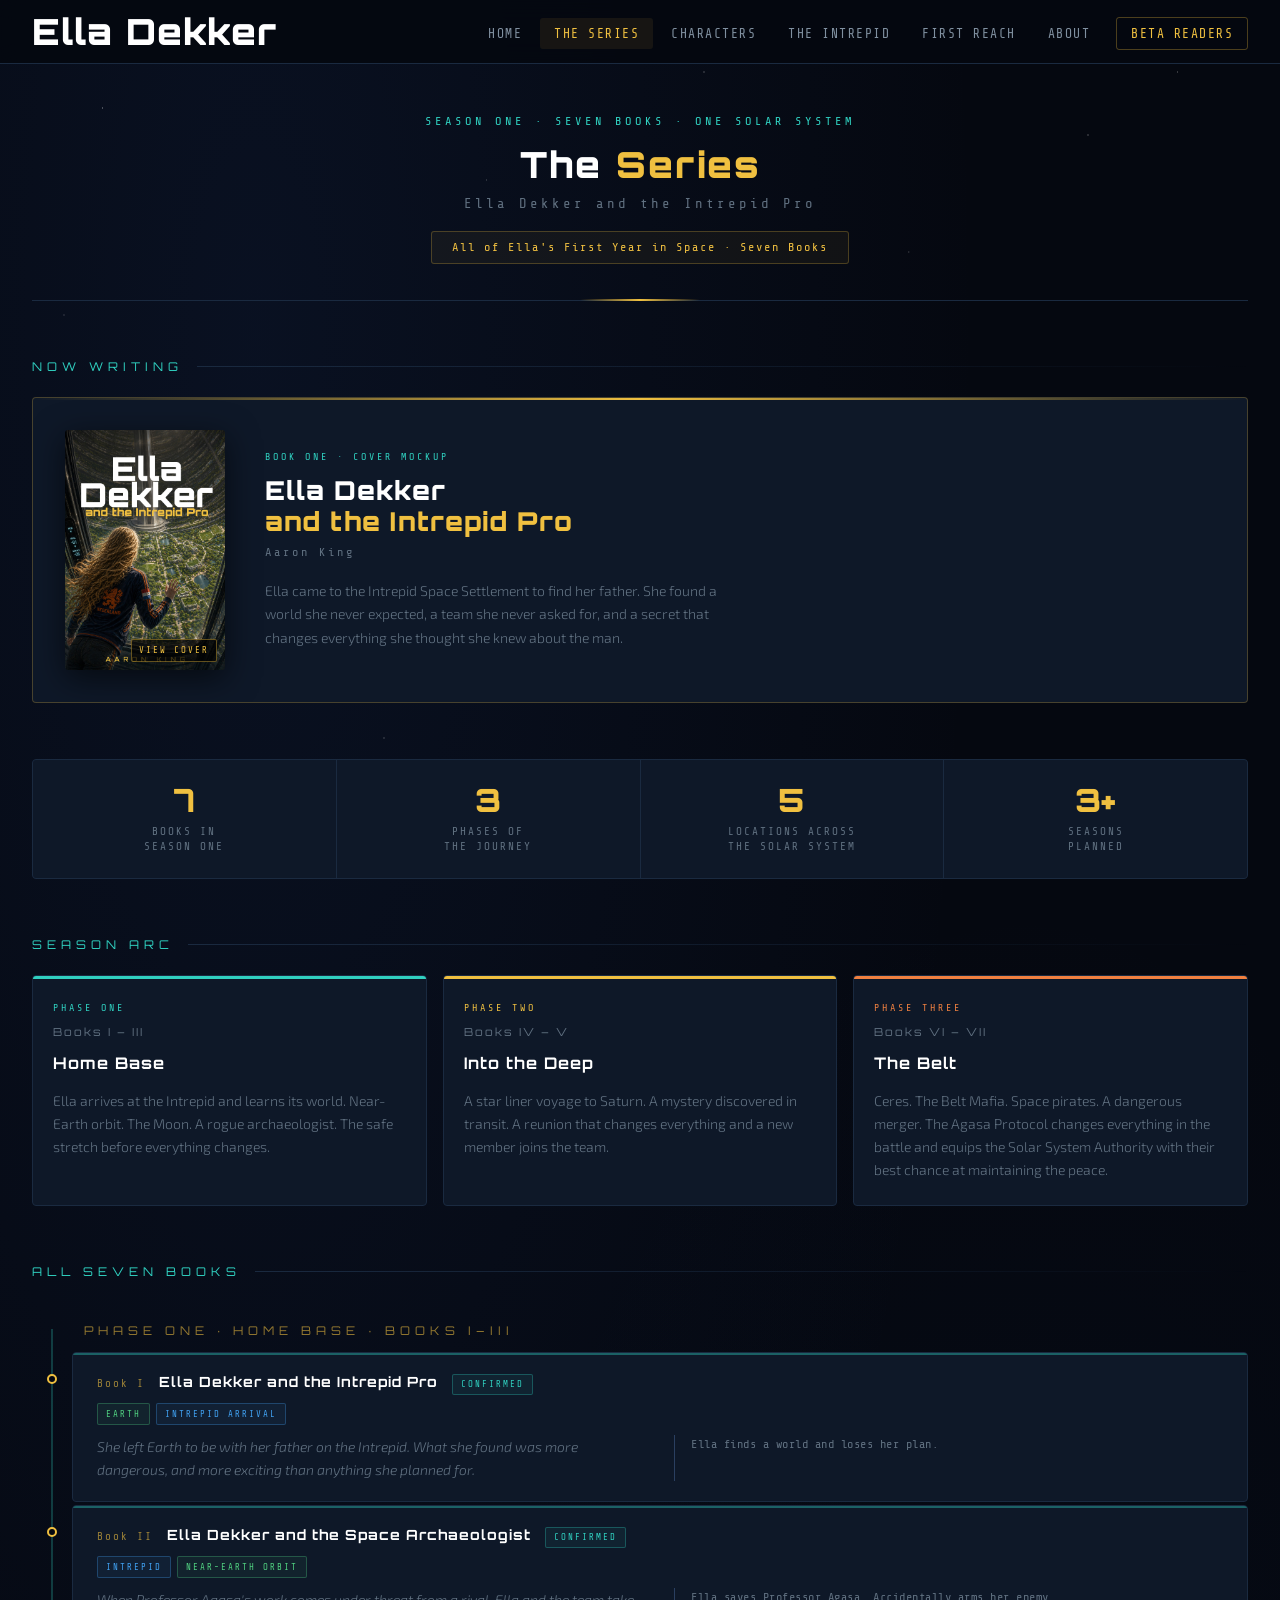
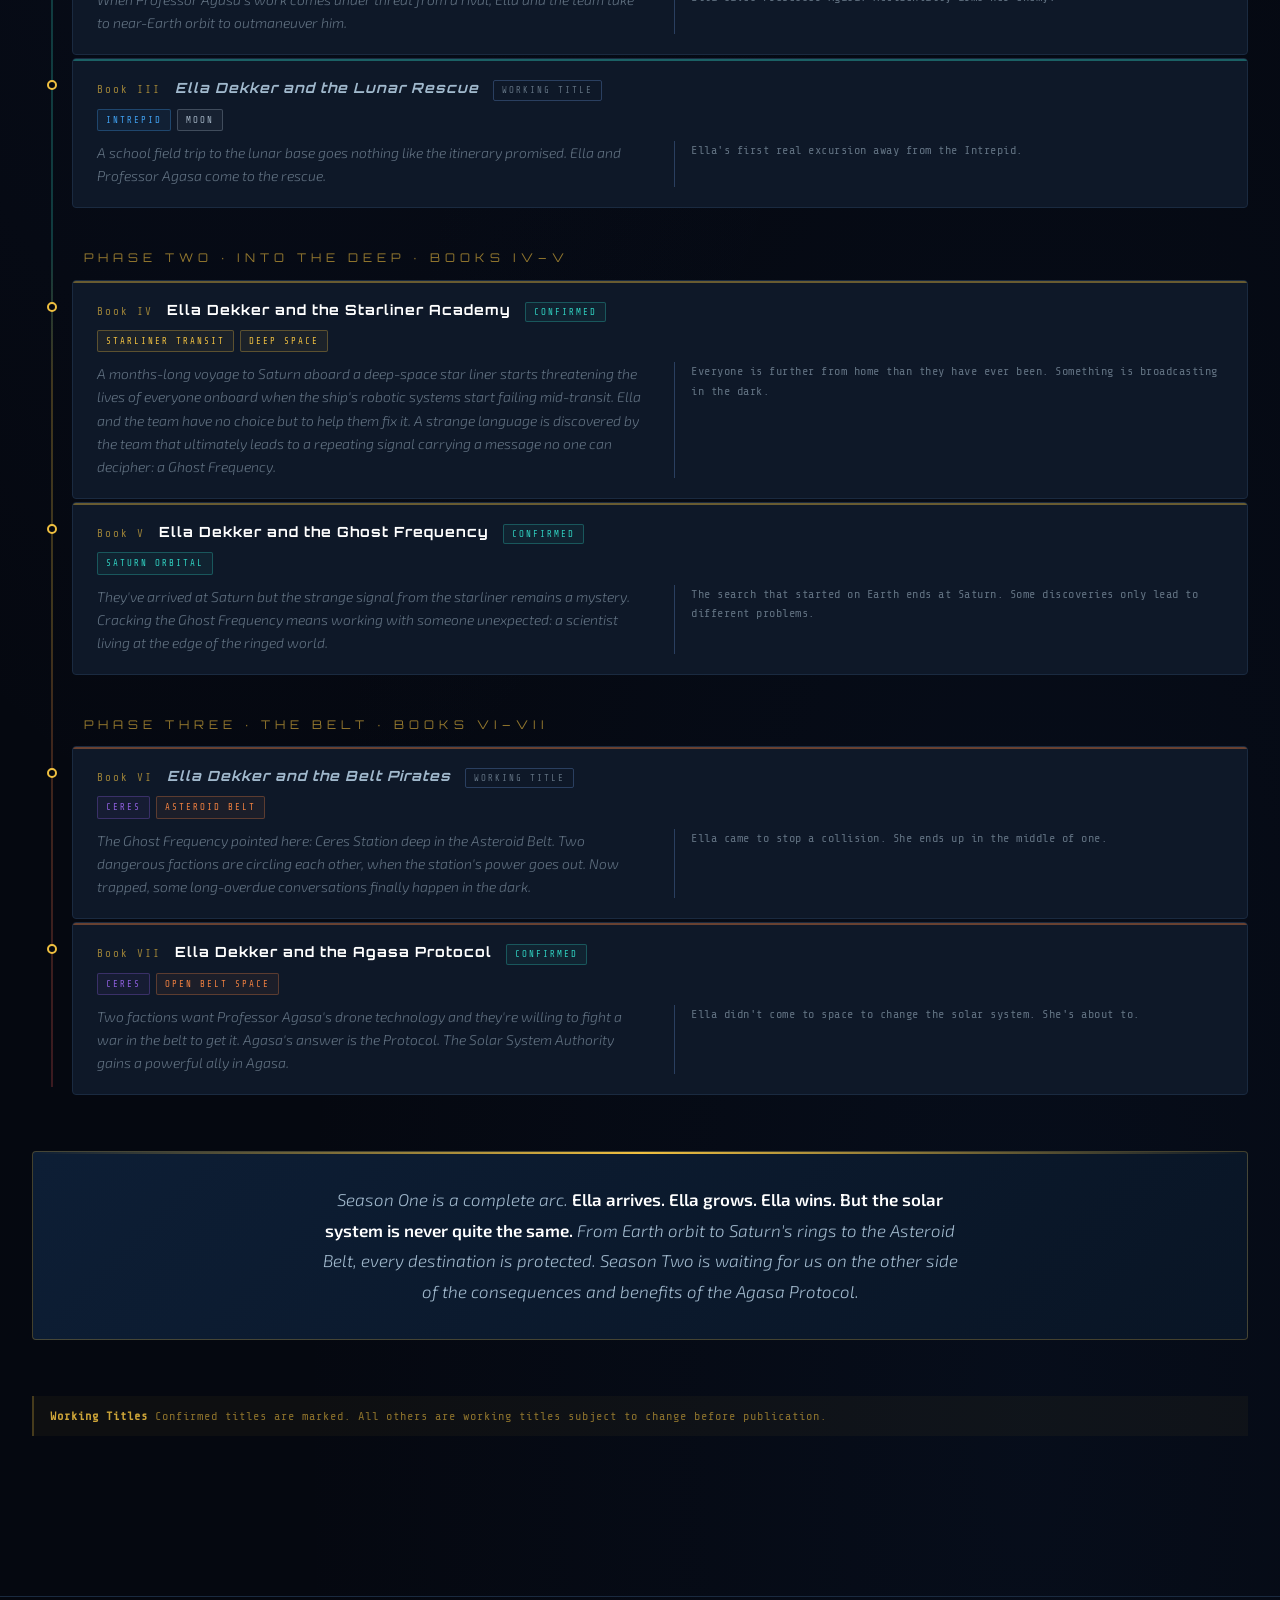
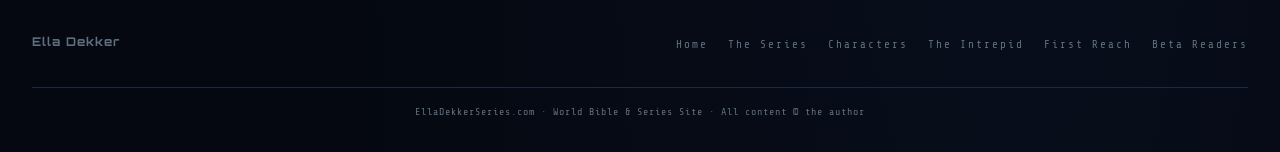
<file: series.html>
<!DOCTYPE html>
<html lang="en">
<head>
  <meta charset="UTF-8">
  <meta name="viewport" content="width=device-width, initial-scale=1.0">
  <meta name="description" content="The complete Season One series plan for Ella Dekker & the Intrepid Pro seven books across the solar system.">
  <title>The Series Ella Dekker & the Intrepid Pro</title>
  <!-- Open Graph / Social Sharing -->
  <meta property="og:type"         content="website">
  <meta property="og:url"          content="https://elladekkerseries.com/series.html">
  <meta property="og:site_name"    content="Ella Dekker Series">
  <meta property="og:title"        content="The Series — Ella Dekker and the Intrepid Pro">
  <meta property="og:description"  content="Seven books. One solar system. From Earth orbit to Saturn's rings to the Asteroid Belt — the complete Season One arc of the Ella Dekker series.">
  <meta property="og:image"        content="https://elladekkerseries.com/img/book1-cover.jpg">
  <meta property="og:image:width"  content="954">
  <meta property="og:image:height" content="1400">
  <meta property="og:image:alt"    content="Ella Dekker and the Intrepid Pro — Book One Cover">

  <!-- Twitter / iMessage fallback -->
  <meta name="twitter:card"        content="summary_large_image">
  <meta name="twitter:title"       content="The Series — Ella Dekker and the Intrepid Pro">
  <meta name="twitter:description" content="Seven books. One solar system. From Earth orbit to Saturn's rings to the Asteroid Belt — the complete Season One arc of the Ella Dekker series.">
  <meta name="twitter:image"       content="https://elladekkerseries.com/img/book1-cover.jpg">

  <link rel="stylesheet" href="css/style.css">
  <style>

    /* ── JOURNEY TIMELINE ── */
    .timeline {
      position: relative;
      margin-bottom: var(--section-gap);
    }

    .timeline-spine {
      position: absolute;
      left: 19px;
      top: 8px;
      bottom: 8px;
      width: 2px;
      background: linear-gradient(
        to bottom,
        var(--accent-teal)   0%,
        var(--accent-teal)   38%,
        var(--accent-gold)   48%,
        var(--accent-gold)   65%,
        var(--accent-orange) 75%,
        var(--accent-red)    100%
      );
      opacity: 0.25;
    }

    /* ── PHASE LABEL ── */
    .phase-label {
      font-family: var(--font-display);
      font-size: var(--text-xs);
      letter-spacing: 5px;
      color: var(--accent-gold);
      text-transform: uppercase;
      margin: 40px 0 12px 52px;
      opacity: 0.6;
    }

    .phase-label:first-child { margin-top: 0; }

    /* ── BOOK ROW ── */
    .book-row {
      display: flex;
      gap: 0;
      align-items: stretch;
      margin-bottom: 3px;
      position: relative;
    }

    /* Node + connector */
    .book-node-col {
      width: 40px;
      flex-shrink: 0;
      display: flex;
      flex-direction: column;
      align-items: center;
      padding-top: 22px;
    }

    .book-node {
      width: 10px;
      height: 10px;
      border-radius: 50%;
      border: 2px solid var(--accent-gold);
      background: var(--void);
      flex-shrink: 0;
      transition: background 0.2s, box-shadow 0.2s;
      z-index: 1;
    }

    .book-row:hover .book-node {
      background: var(--accent-gold);
      box-shadow: 0 0 10px var(--accent-gold);
    }

    /* Card */
    .book-card {
      flex: 1;
      background: var(--panel);
      border: 1px solid var(--border);
      border-radius: 4px;
      padding: 20px 24px;
      transition: border-color 0.2s, background 0.2s;
      position: relative;
      overflow: hidden;
    }

    .book-card::before {
      content: '';
      position: absolute;
      top: 0; left: 0; right: 0;
      height: 2px;
      background: var(--accent-teal);
      opacity: 0.4;
      transition: opacity 0.2s;
    }

    .book-row:hover .book-card {
      border-color: var(--border-bright);
      background: var(--panel-alt);
    }

    .book-row:hover .book-card::before {
      opacity: 1;
    }

    /* Phase accent colors on top bar */
    .book-row.phase-1 .book-card::before { background: var(--accent-teal); }
    .book-row.phase-2 .book-card::before { background: var(--accent-gold); }
    .book-row.phase-3 .book-card::before { background: var(--accent-orange); }

    .book-top {
      display: flex;
      align-items: baseline;
      gap: 14px;
      margin-bottom: 8px;
      flex-wrap: wrap;
    }

    .book-num {
      font-family: var(--font-mono);
      font-size: 11px;
      letter-spacing: 2px;
      color: var(--accent-gold);
      opacity: 0.6;
      flex-shrink: 0;
    }

    .book-title {
      font-family: var(--font-display);
      font-size: var(--text-sm);
      font-weight: 700;
      letter-spacing: 1px;
      color: #fff;
      line-height: 1.3;
    }

    .book-title.proposed {
      color: var(--text-secondary);
      font-style: italic;
    }

    .title-badge {
      font-family: var(--font-mono);
      font-size: 9px;
      letter-spacing: 2px;
      padding: 2px 8px;
      border-radius: 2px;
      text-transform: uppercase;
      flex-shrink: 0;
    }

    .badge-confirmed {
      color: var(--accent-teal);
      border: 1px solid rgba(48,208,192,0.3);
      background: rgba(48,208,192,0.06);
    }

    .badge-working {
      color: var(--text-dim);
      border: 1px solid var(--border-bright);
      background: transparent;
    }

    /* Location tags */
    .location-row {
      display: flex;
      flex-wrap: wrap;
      gap: 6px;
      margin-bottom: 10px;
    }

    .loc-tag {
      font-family: var(--font-mono);
      font-size: 9px;
      letter-spacing: 2px;
      text-transform: uppercase;
      padding: 3px 8px;
      border-radius: 2px;
      border: 1px solid;
    }

    .loc-intrepid  { color: var(--accent-blue);   border-color: rgba(64,160,240,0.3);  background: rgba(64,160,240,0.06); }
    .loc-earth     { color: var(--accent-green);   border-color: rgba(80,208,128,0.3);  background: rgba(80,208,128,0.06); }
    .loc-moon      { color: #a0b0c0;               border-color: rgba(160,176,192,0.3); background: rgba(160,176,192,0.06); }
    .loc-transit   { color: var(--accent-gold);    border-color: rgba(240,192,64,0.3);  background: rgba(240,192,64,0.06); }
    .loc-saturn    { color: var(--accent-teal);    border-color: rgba(48,208,192,0.3);  background: rgba(48,208,192,0.06); }
    .loc-belt      { color: var(--accent-orange);  border-color: rgba(240,128,64,0.3);  background: rgba(240,128,64,0.06); }
    .loc-ceres     { color: var(--accent-purple);  border-color: rgba(144,96,224,0.3);  background: rgba(144,96,224,0.06); }

    /* Body copy */
    .book-body {
      display: grid;
      grid-template-columns: 1fr 1fr;
      gap: 8px 28px;
    }

    .book-story {
      font-size: var(--text-sm);
      font-weight: 300;
      color: var(--text-dim);
      line-height: 1.65;
      font-style: italic;
    }

    .book-arc {
      font-size: var(--text-sm);
      font-weight: 300;
      color: var(--text-dim);
      line-height: 1.65;
      padding-left: 16px;
      border-left: 1px solid var(--border-bright);
      font-family: var(--font-mono);
      font-size: 12px;
      letter-spacing: 0.5px;
    }

    /* ── SEASON SUMMARY STATS ── */
    .season-stats {
      display: grid;
      grid-template-columns: repeat(4, 1fr);
      gap: 1px;
      background: var(--border);
      border: 1px solid var(--border);
      border-radius: 4px;
      overflow: hidden;
      margin-bottom: var(--section-gap);
    }

    .season-stat {
      background: var(--panel);
      padding: 24px 20px;
      text-align: center;
    }

    .season-stat-num {
      font-family: var(--font-display);
      font-size: clamp(22px, 3vw, 32px);
      font-weight: 900;
      color: var(--accent-gold);
      line-height: 1;
      margin-bottom: 8px;
    }

    .season-stat-label {
      font-family: var(--font-mono);
      font-size: 11px;
      letter-spacing: 2px;
      color: var(--text-dim);
      text-transform: uppercase;
      line-height: 1.4;
    }

    /* ── ARC SUMMARY CARDS ── */
    .arc-grid {
      display: grid;
      grid-template-columns: repeat(3, 1fr);
      gap: 16px;
      margin-bottom: var(--section-gap);
    }

    .arc-card {
      background: var(--panel);
      border: 1px solid var(--border);
      border-radius: 4px;
      padding: 24px 20px;
      position: relative;
      overflow: hidden;
    }

    .arc-card::before {
      content: '';
      position: absolute;
      top: 0; left: 0; right: 0;
      height: 3px;
    }

    .arc-card.phase-1::before { background: var(--accent-teal); }
    .arc-card.phase-2::before { background: var(--accent-gold); }
    .arc-card.phase-3::before { background: var(--accent-orange); }

    .arc-phase {
      font-family: var(--font-mono);
      font-size: 10px;
      letter-spacing: 3px;
      text-transform: uppercase;
      margin-bottom: 8px;
    }

    .arc-card.phase-1 .arc-phase { color: var(--accent-teal); }
    .arc-card.phase-2 .arc-phase { color: var(--accent-gold); }
    .arc-card.phase-3 .arc-phase { color: var(--accent-orange); }

    .arc-books {
      font-family: var(--font-display);
      font-size: 11px;
      letter-spacing: 2px;
      color: var(--text-dim);
      margin-bottom: 10px;
    }

    .arc-title {
      font-family: var(--font-display);
      font-size: var(--text-base);
      font-weight: 700;
      color: #fff;
      letter-spacing: 1px;
      margin-bottom: 12px;
    }

    .arc-desc {
      font-size: var(--text-sm);
      font-weight: 300;
      color: var(--text-dim);
      line-height: 1.65;
    }

    /* ── SEASON NOTE ── */
    .season-note {
      background: linear-gradient(135deg, #0d1e35, #091525);
      border: 1px solid rgba(240,192,64,0.25);
      border-radius: 4px;
      padding: 32px 36px;
      margin-bottom: var(--section-gap);
      position: relative;
      text-align: center;
    }

    .season-note::before {
      content: '';
      position: absolute;
      top: 0; left: 0; right: 0;
      height: 2px;
      background: linear-gradient(90deg, transparent, var(--accent-gold), transparent);
    }

    .season-note-text {
      font-size: var(--text-md);
      font-weight: 300;
      font-style: italic;
      color: var(--text-secondary);
      line-height: 1.8;
      max-width: 640px;
      margin: 0 auto;
    }

    .season-note-text strong {
      color: #fff;
      font-style: normal;
      font-weight: 600;
    }

    /* ── RESPONSIVE ── */
    @media (max-width: 1023px) {
      .arc-grid { grid-template-columns: 1fr 1fr; }
      .season-stats { grid-template-columns: repeat(2, 1fr); }
    }

    @media (max-width: 767px) {
      .book-body { grid-template-columns: 1fr; }
      .book-arc  { border-left: none; border-top: 1px solid var(--border); padding-left: 0; padding-top: 8px; margin-top: 4px; }
      .arc-grid  { grid-template-columns: 1fr; }
      .season-stats { grid-template-columns: 1fr 1fr; }
      .timeline-spine { left: 15px; }
      .book-node-col { width: 32px; }
    }


    /* ── BOOK 1 FEATURE ── */
    .book1-feature {
      display: flex;
      gap: 40px;
      align-items: center;
      background: var(--panel);
      border: 1px solid rgba(240,192,64,0.25);
      border-radius: 4px;
      padding: 32px;
      margin-bottom: var(--section-gap);
      position: relative;
      overflow: hidden;
    }
    .book1-feature::before {
      content: '';
      position: absolute;
      top: 0; left: 0; right: 0;
      height: 2px;
      background: linear-gradient(90deg, transparent, var(--accent-gold), transparent);
    }
    .book1-cover-wrap {
      flex-shrink: 0;
      width: 160px;
      cursor: pointer;
      position: relative;
      border-radius: 3px;
      overflow: hidden;
      box-shadow: 0 8px 32px rgba(0,0,0,0.6);
      transition: transform 0.2s, box-shadow 0.2s;
    }
    .book1-cover-wrap:hover {
      transform: translateY(-4px) scale(1.02);
      box-shadow: 0 16px 48px rgba(0,0,0,0.7);
    }
    .book1-cover-wrap img { width: 100%; display: block; }
    .book1-cover-zoom {
      position: absolute;
      bottom: 8px; right: 8px;
      background: rgba(0,0,0,0.7);
      border: 1px solid rgba(240,192,64,0.4);
      border-radius: 2px;
      padding: 3px 7px;
      font-family: var(--font-mono);
      font-size: 9px;
      letter-spacing: 2px;
      color: var(--accent-gold);
      text-transform: uppercase;
    }
    .book1-info { flex: 1; }
    .book1-label {
      font-family: var(--font-mono);
      font-size: 10px;
      letter-spacing: 3px;
      color: var(--accent-teal);
      text-transform: uppercase;
      margin-bottom: 10px;
    }
    .book1-title {
      font-family: var(--font-display);
      font-size: clamp(18px, 3vw, 26px);
      font-weight: 900;
      color: #fff;
      letter-spacing: 1px;
      line-height: 1.2;
      margin-bottom: 6px;
    }
    .book1-title span { color: var(--accent-gold); }
    .book1-author {
      font-family: var(--font-mono);
      font-size: 12px;
      letter-spacing: 3px;
      color: var(--text-dim);
      margin-bottom: 16px;
    }
    .book1-desc {
      font-size: var(--text-sm);
      font-weight: 300;
      color: var(--text-dim);
      line-height: 1.7;
      max-width: 480px;
    }
    /* ── LIGHTBOX ── */
    .lightbox {
      display: none;
      position: fixed;
      inset: 0;
      background: rgba(5,8,16,0.95);
      z-index: 2000;
      align-items: center;
      justify-content: center;
      padding: 24px;
      cursor: zoom-out;
    }
    .lightbox.open { display: flex; }
    .lightbox img {
      max-height: 90vh;
      max-width: 90vw;
      border-radius: 4px;
      box-shadow: 0 24px 80px rgba(0,0,0,0.8);
      cursor: default;
    }
    .lightbox-close {
      position: absolute;
      top: 20px; right: 24px;
      font-family: var(--font-mono);
      font-size: 11px;
      letter-spacing: 3px;
      color: var(--text-dim);
      cursor: pointer;
      text-transform: uppercase;
      transition: color 0.2s;
    }
    .lightbox-close:hover { color: var(--accent-gold); }
    @media (max-width: 600px) {
      .book1-feature { flex-direction: column; align-items: center; text-align: center; }
      .book1-cover-wrap { width: 140px; }
    }

  </style>
</head>
<body>

  <div class="page-wrap">

    <header class="page-header">
      <p class="page-eyebrow">Season One · Seven Books · One Solar System</p>
      <h1 class="page-title">The <span>Series</span></h1>
      <p class="page-subtitle">Ella Dekker and the Intrepid Pro</p>
      <span class="page-tag">All of Ella's First Year in Space · Seven Books</span>
    </header>


    <!-- BOOK 1 COVER FEATURE -->
    <div class="section-label">Now Writing</div>
    <div class="book1-feature">
      <div class="book1-cover-wrap" onclick="document.getElementById('cover-lightbox').classList.add('open')">
        <img src="img/book1-cover.jpg" alt="Ella Dekker and the Intrepid Pro Cover Mockup">
        <div class="book1-cover-zoom">View Cover</div>
      </div>
      <div class="book1-info">
        <div class="book1-label">Book One · Cover Mockup</div>
        <div class="book1-title">Ella Dekker<br><span>and the Intrepid Pro</span></div>
        <div class="book1-author">Aaron King</div>
        <p class="book1-desc">Ella came to the Intrepid Space Settlement to find her father. She found a world she never expected, a team she never asked for, and a secret that changes everything she thought she knew about the man.</p>
      </div>
    </div>

    <!-- SEASON STATS -->
    <div class="season-stats">
      <div class="season-stat">
        <div class="season-stat-num">7</div>
        <div class="season-stat-label">Books in<br>Season One</div>
      </div>
      <div class="season-stat">
        <div class="season-stat-num">3</div>
        <div class="season-stat-label">Phases of<br>the Journey</div>
      </div>
      <div class="season-stat">
        <div class="season-stat-num">5</div>
        <div class="season-stat-label">Locations across<br>the Solar System</div>
      </div>
      <div class="season-stat">
        <div class="season-stat-num">3+</div>
        <div class="season-stat-label">Seasons<br>planned</div>
      </div>
    </div>

    <!-- ARC SUMMARY -->
    <div class="section-label">Season Arc</div>
    <div class="arc-grid">
      <div class="arc-card phase-1">
        <div class="arc-phase">Phase One</div>
        <div class="arc-books">Books I – III</div>
        <div class="arc-title">Home Base</div>
        <div class="arc-desc">Ella arrives at the Intrepid and learns its world. Near-Earth orbit. The Moon. A rogue archaeologist. The safe stretch before everything changes.</div>
      </div>
      <div class="arc-card phase-2">
        <div class="arc-phase">Phase Two</div>
        <div class="arc-books">Books IV – V</div>
        <div class="arc-title">Into the Deep</div>
        <div class="arc-desc">A star liner voyage to Saturn. A mystery discovered in transit. A reunion that changes everything and a new member joins the team.</div>
      </div>
      <div class="arc-card phase-3">
        <div class="arc-phase">Phase Three</div>
        <div class="arc-books">Books VI – VII</div>
        <div class="arc-title">The Belt</div>
        <div class="arc-desc">Ceres. The Belt Mafia. Space pirates. A dangerous merger. The Agasa Protocol changes everything in the battle and equips the Solar System Authority with their best chance at maintaining the peace.</div>
      </div>
    </div>

    <!-- TIMELINE -->
    <div class="section-label">All Seven Books</div>

    <div class="timeline">
      <div class="timeline-spine"></div>

      <!-- ── PHASE 1 ── -->
      <div class="phase-label">Phase One · Home Base · Books I–III</div>

      <!-- Book 1 -->
      <div class="book-row phase-1">
        <div class="book-node-col"><div class="book-node"></div></div>
        <div class="book-card">
          <div class="book-top">
            <span class="book-num">Book I</span>
            <span class="book-title">Ella Dekker and the Intrepid Pro</span>
            <span class="title-badge badge-confirmed">Confirmed</span>
          </div>
          <div class="location-row">
            <span class="loc-tag loc-earth">Earth</span>
            <span class="loc-tag loc-intrepid">Intrepid Arrival</span>
          </div>
          <div class="book-body">
            <div class="book-story">She left Earth to be with her father on the Intrepid. What she found was more dangerous, and more exciting than anything she planned for.</div>
            <div class="book-arc">Ella finds a world and loses her plan.</div>
          </div>
        </div>
      </div>

      <!-- Book 2 -->
      <div class="book-row phase-1">
        <div class="book-node-col"><div class="book-node"></div></div>
        <div class="book-card">
          <div class="book-top">
            <span class="book-num">Book II</span>
            <span class="book-title">Ella Dekker and the Space Archaeologist</span>
            <span class="title-badge badge-confirmed">Confirmed</span>
          </div>
          <div class="location-row">
            <span class="loc-tag loc-intrepid">Intrepid</span>
            <span class="loc-tag loc-earth">Near-Earth Orbit</span>
          </div>
          <div class="book-body">
            <div class="book-story">When Professor Agasa's work comes under threat from a rival, Ella and the team take to near-Earth orbit to outmaneuver him.</div>
            <div class="book-arc">Ella saves Professor Agasa. Accidentally arms her enemy.</div>
          </div>
        </div>
      </div>

      <!-- Book 3 -->
      <div class="book-row phase-1">
        <div class="book-node-col"><div class="book-node"></div></div>
        <div class="book-card">
          <div class="book-top">
            <span class="book-num">Book III</span>
            <span class="book-title proposed">Ella Dekker and the Lunar Rescue</span>
            <span class="title-badge badge-working">Working Title</span>
          </div>
          <div class="location-row">
            <span class="loc-tag loc-intrepid">Intrepid</span>
            <span class="loc-tag loc-moon">Moon</span>
          </div>
          <div class="book-body">
            <div class="book-story">A school field trip to the lunar base goes nothing like the itinerary promised. Ella and Professor Agasa come to the rescue.</div>
            <div class="book-arc">Ella's first real excursion away from the Intrepid.</div>
          </div>
        </div>
      </div>

      <!-- ── PHASE 2 ── -->
      <div class="phase-label">Phase Two · Into the Deep · Books IV–V</div>

      <!-- Book 4 -->
      <div class="book-row phase-2">
        <div class="book-node-col"><div class="book-node"></div></div>
        <div class="book-card">
          <div class="book-top">
            <span class="book-num">Book IV</span>
            <span class="book-title">Ella Dekker and the Starliner Academy</span>
            <span class="title-badge badge-confirmed">Confirmed</span>
          </div>
          <div class="location-row">
            <span class="loc-tag loc-transit">Starliner Transit</span>
            <span class="loc-tag loc-transit">Deep Space</span>
          </div>
          <div class="book-body">
            <div class="book-story">A months-long voyage to Saturn aboard a deep-space star liner starts threatening the lives of everyone onboard when the ship's robotic systems start failing mid-transit. Ella and the team have no choice but to help them fix it. A strange language is discovered by the team that ultimately leads to a repeating signal carrying a message no one can decipher: a Ghost Frequency.</div>
            <div class="book-arc">Everyone is further from home than they have ever been. Something is broadcasting in the dark.</div>
          </div>
        </div>
      </div>

      <!-- Book 5 -->
      <div class="book-row phase-2">
        <div class="book-node-col"><div class="book-node"></div></div>
        <div class="book-card">
          <div class="book-top">
            <span class="book-num">Book V</span>
            <span class="book-title">Ella Dekker and the Ghost Frequency</span>
            <span class="title-badge badge-confirmed">Confirmed</span>
          </div>
          <div class="location-row">
            <span class="loc-tag loc-saturn">Saturn Orbital</span>
          </div>
          <div class="book-body">
            <div class="book-story">They've arrived at Saturn but the strange signal from the starliner remains a mystery. Cracking the Ghost Frequency means working with someone unexpected: a scientist living at the edge of the ringed world.</div>
            <div class="book-arc">The search that started on Earth ends at Saturn. Some discoveries only lead to different problems.</div>
          </div>
        </div>
      </div>

      <!-- ── PHASE 3 ── -->
      <div class="phase-label">Phase Three · The Belt · Books VI–VII</div>

      <!-- Book 6 -->
      <div class="book-row phase-3">
        <div class="book-node-col"><div class="book-node"></div></div>
        <div class="book-card">
          <div class="book-top">
            <span class="book-num">Book VI</span>
            <span class="book-title proposed">Ella Dekker and the Belt Pirates</span>
            <span class="title-badge badge-working">Working Title</span>
          </div>
          <div class="location-row">
            <span class="loc-tag loc-ceres">Ceres</span>
            <span class="loc-tag loc-belt">Asteroid Belt</span>
          </div>
          <div class="book-body">
            <div class="book-story">The Ghost Frequency pointed here: Ceres Station deep in the Asteroid Belt. Two dangerous factions are circling each other, when the station's power goes out. Now trapped, some long-overdue conversations finally happen in the dark.</div>
            <div class="book-arc">Ella came to stop a collision. She ends up in the middle of one.</div>
          </div>
        </div>
      </div>

      <!-- Book 7 -->
      <div class="book-row phase-3">
        <div class="book-node-col"><div class="book-node"></div></div>
        <div class="book-card">
          <div class="book-top">
            <span class="book-num">Book VII</span>
            <span class="book-title">Ella Dekker and the Agasa Protocol</span>
            <span class="title-badge badge-confirmed">Confirmed</span>
          </div>
          <div class="location-row">
            <span class="loc-tag loc-ceres">Ceres</span>
            <span class="loc-tag loc-belt">Open Belt Space</span>
          </div>
          <div class="book-body">
            <div class="book-story">Two factions want Professor Agasa's drone technology and they're willing to fight a war in the belt to get it. Agasa's answer is the Protocol. The Solar System Authority gains a powerful ally in Agasa.</div>
            <div class="book-arc">Ella didn't come to space to change the solar system. She's about to.</div>
          </div>
        </div>
      </div>

    </div><!-- /timeline -->

    <!-- SEASON NOTE -->
    <div class="season-note">
      <p class="season-note-text">
        Season One is a complete arc. <strong>Ella arrives. Ella grows. Ella wins. But the solar system is never quite the same.</strong>
        From Earth orbit to Saturn's rings to the Asteroid Belt, every destination is protected.
        Season Two is waiting for us on the other side of the consequences and benefits of the Agasa Protocol.
      </p>
    </div>

    <!-- WRITER NOTE -->
    <div class="writer-note">
      <strong>Working Titles</strong> Confirmed titles are marked. All others are working titles subject to change before publication.
    </div>

  </div>


  <!-- LIGHTBOX -->
  <div class="lightbox" id="cover-lightbox" onclick="this.classList.remove('open')">
    <div class="lightbox-close">✕ &nbsp;Close</div>
    <img src="img/book1-cover.jpg" alt="Ella Dekker and the Intrepid Pro Cover Mockup" onclick="event.stopPropagation()">
  </div>

  <script src="js/nav.js"></script>

</body>
</html>
</file>
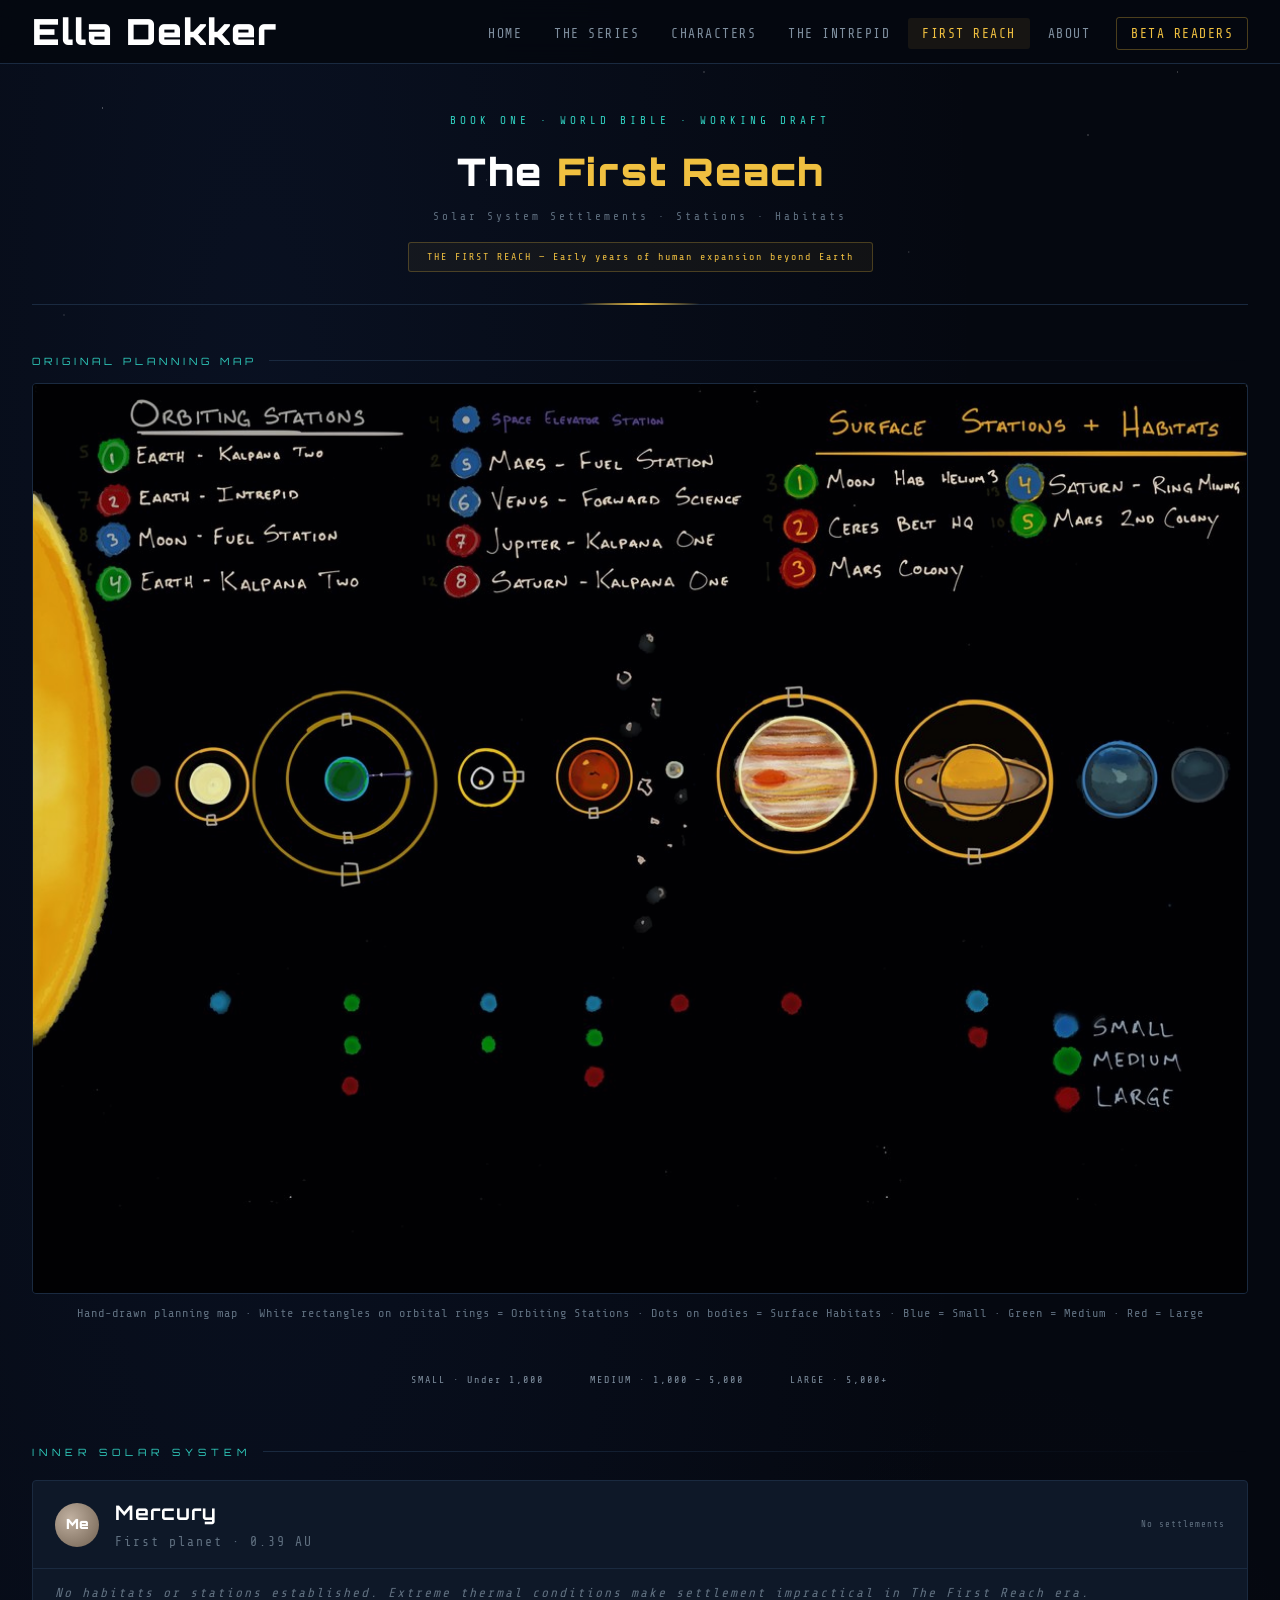
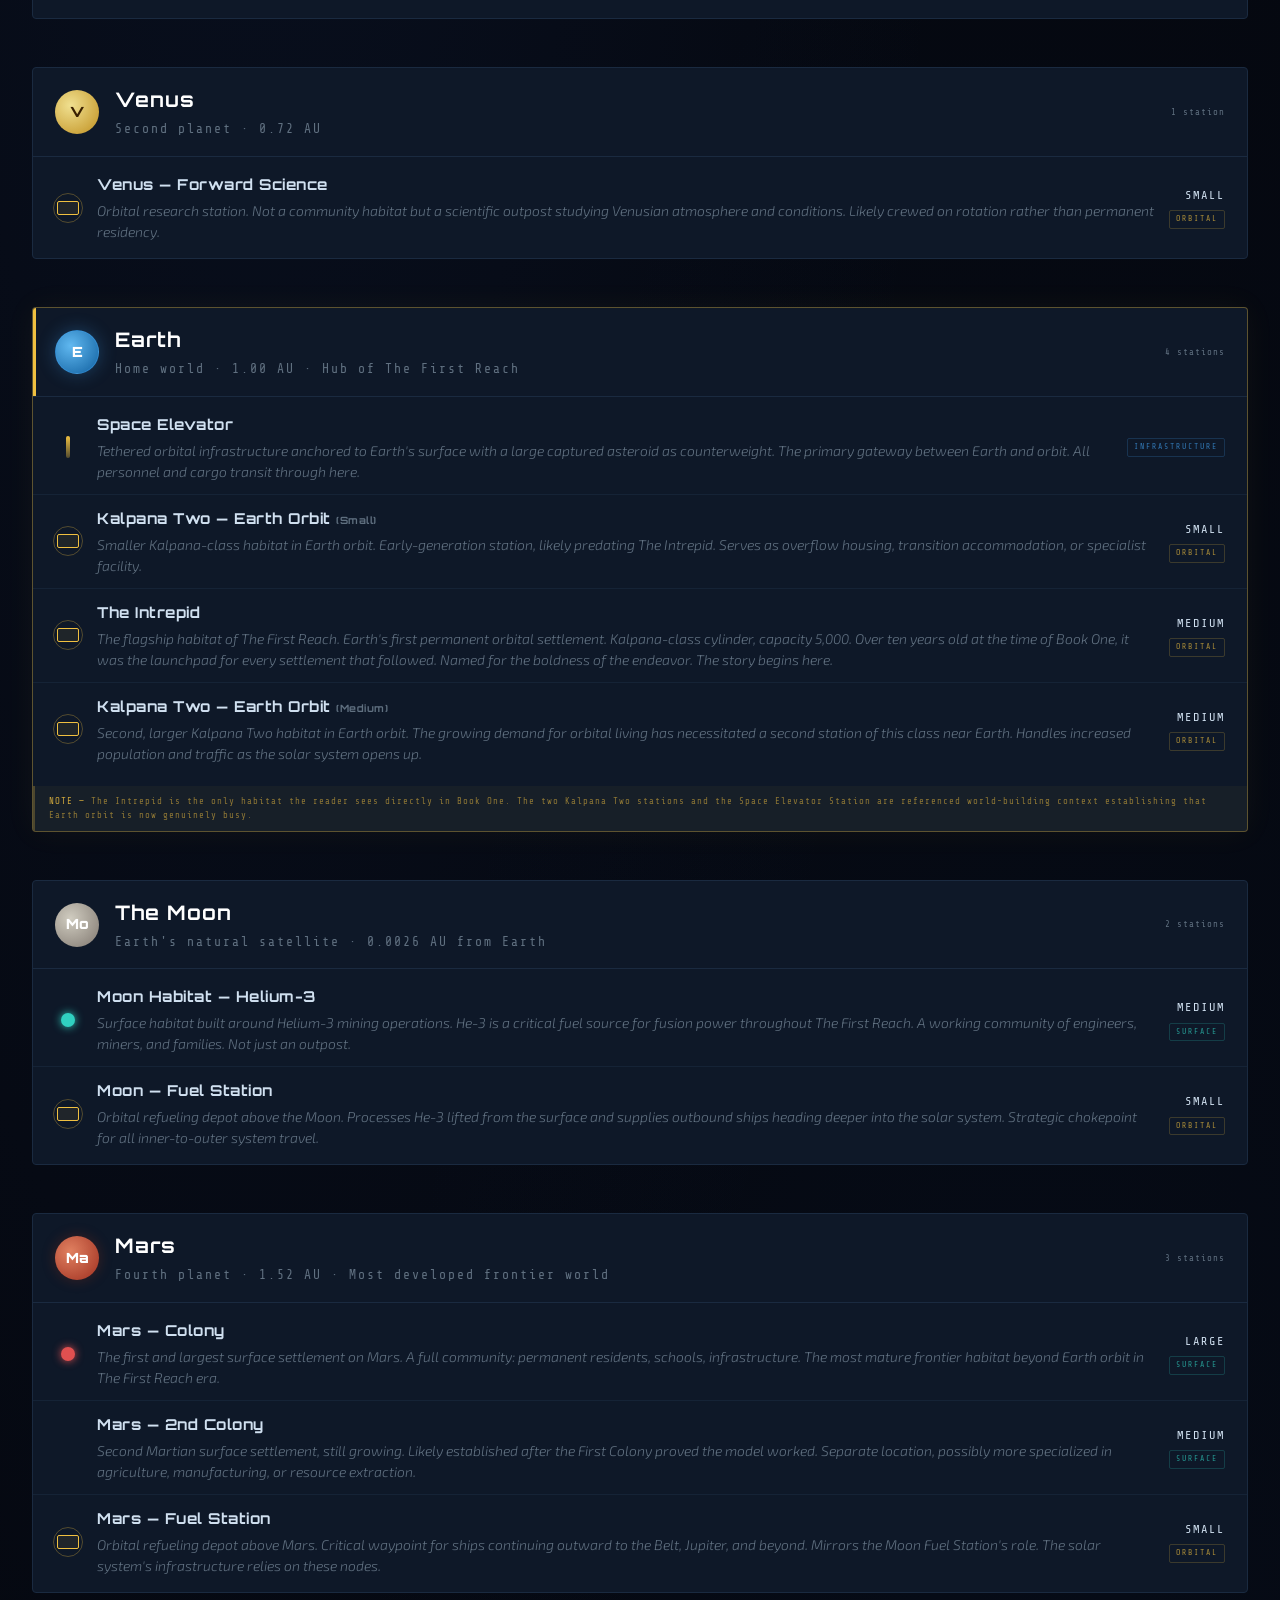
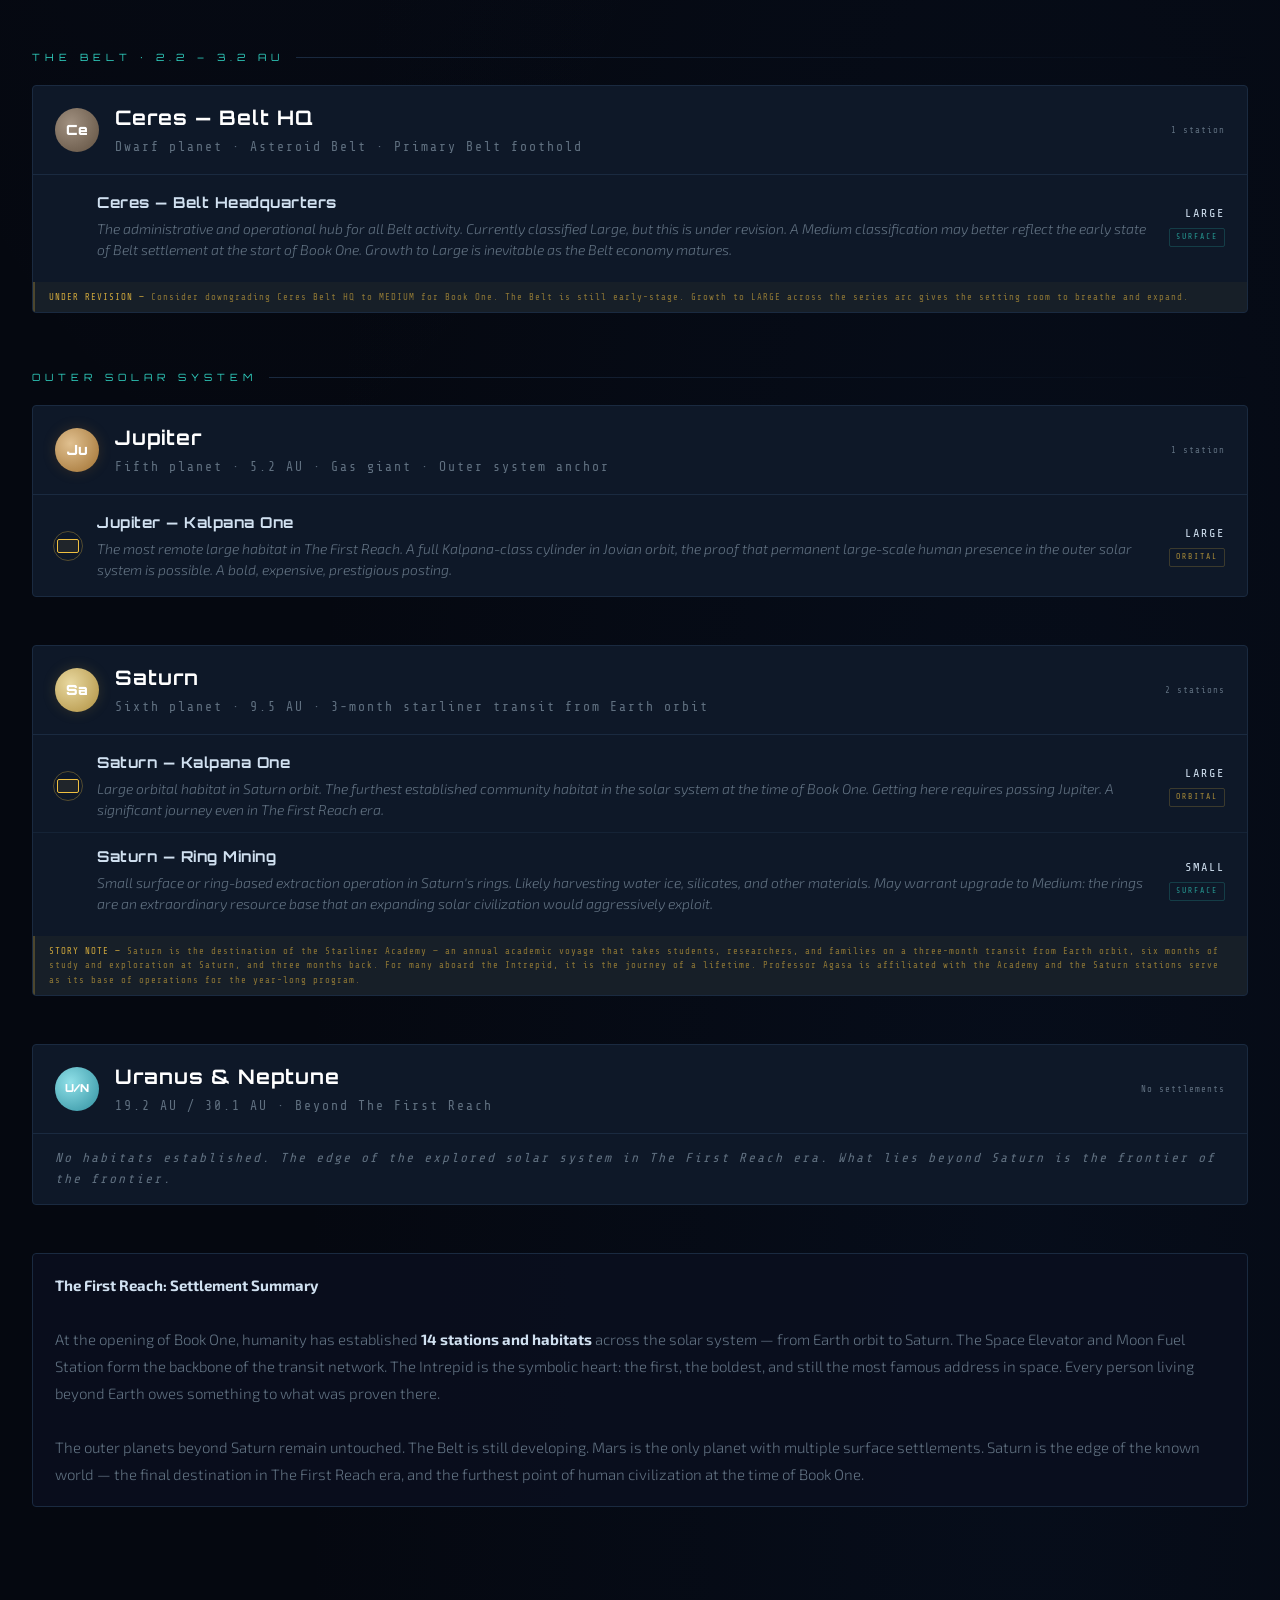
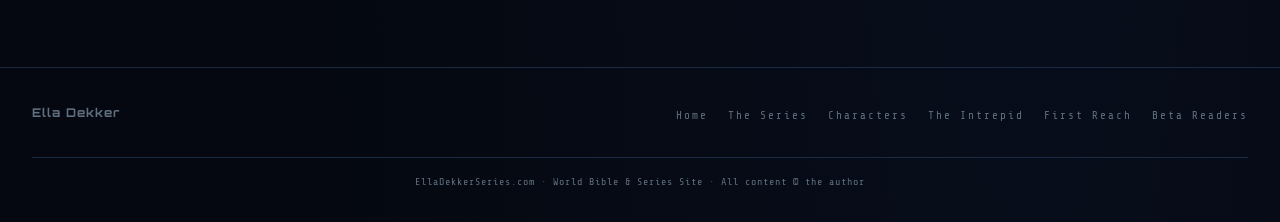
<file: settlements.html>
<!DOCTYPE html>
<html lang="en">
<head>
  <meta charset="UTF-8">
  <meta name="viewport" content="width=device-width, initial-scale=1.0">
  <meta name="description" content="Solar system settlements, stations, and habitats of The First Reach era.">
  <title>The First Reach — Ella Dekker Series</title>
  <link rel="stylesheet" href="css/style.css">
  <style>
/* ── HEADER ── */
  .header {
    text-align: center; margin-bottom: 48px; padding-bottom: 32px;
    border-bottom: 1px solid var(--border); position: relative;
  }
  .header::after {
    content: ''; position: absolute; bottom: -1px; left: 50%; transform: translateX(-50%);
    width: 120px; height: 2px;
    background: linear-gradient(90deg, transparent, var(--accent-gold), transparent);
  }
  .series-label {
    font-family: 'Share Tech Mono', monospace; font-size: 11px;
    letter-spacing: 4px; color: var(--accent-teal); margin-bottom: 12px;
    text-transform: uppercase;
  }
  .title {
    font-family: 'Orbitron', sans-serif;
    font-size: clamp(20px, 4vw, 38px); font-weight: 900;
    letter-spacing: 2px; color: #fff; margin-bottom: 6px;
  }
  .title span { color: var(--accent-gold); }
  .subtitle { font-family: 'Share Tech Mono', monospace; font-size: 11px; color: var(--text-dim); letter-spacing: 3px; }
  .era-note {
    margin-top: 16px; display: inline-block;
    border: 1px solid rgba(240,192,64,0.25); border-radius: 3px;
    padding: 6px 18px;
    font-family: 'Share Tech Mono', monospace; font-size: 10px;
    letter-spacing: 2px; color: var(--accent-gold);
    background: rgba(240,192,64,0.05);
  }

  /* ── SIZE LEGEND ── */
  .size-legend {
    display: flex; justify-content: center; gap: 28px;
    margin-bottom: 40px; flex-wrap: wrap;
  }
  .size-item {
    display: flex; align-items: center; gap: 8px;
    font-family: 'Share Tech Mono', monospace; font-size: 10px;
    letter-spacing: 2px; color: var(--text-label);
  }
  .size-dot {
    width: 10px; height: 10px; border-radius: 50%; flex-shrink: 0;
  }
  .size-dot.small  { background: var(--small);  box-shadow: 0 0 6px var(--small); }
  .size-dot.medium { background: var(--medium); box-shadow: 0 0 6px var(--medium); }
  .size-dot.large  { background: var(--large);  box-shadow: 0 0 6px var(--large); }

  /* ── SECTION LABEL ── */
  .section-label {
    font-family: 'Orbitron', sans-serif; font-size: 10px;
    letter-spacing: 5px; color: var(--accent-teal); text-transform: uppercase;
    margin-bottom: 20px; display: flex; align-items: center; gap: 12px;
  }
  .section-label::after {
    content: ''; flex: 1; height: 1px;
    background: linear-gradient(90deg, var(--border), transparent);
  }

  /* ── BODY BLOCK ── */
  .body-block {
    margin-bottom: 48px;
  }

  /* ── BODY CARD (planet/moon/region) ── */
  .body-card {
    background: var(--panel);
    border: 1px solid var(--border);
    border-radius: 4px;
    overflow: hidden;
    margin-bottom: 16px;
    animation: fadeSlideIn 0.5s ease forwards;
  }
  .body-card.featured {
    border-color: rgba(240,192,64,0.35);
    box-shadow: 0 0 32px rgba(240,192,64,0.05);
  }

  .body-header {
    display: flex; align-items: center; gap: 16px;
    padding: 16px 22px;
    border-bottom: 1px solid var(--border);
    position: relative;
  }
  .planet-icon {
    width: 44px; height: 44px; border-radius: 50%;
    flex-shrink: 0; display: flex; align-items: center; justify-content: center;
    font-family: 'Orbitron', sans-serif; font-size: 14px; font-weight: 900;
  }
  .body-title-wrap { flex: 1; }
  .body-name {
    font-family: 'Orbitron', sans-serif; font-size: 20px; font-weight: 700;
    color: #fff; letter-spacing: 1px;
  }
  .body-subtitle {
    font-family: 'Share Tech Mono', monospace; font-size: 13px;
    color: var(--text-dim); letter-spacing: 2px; margin-top: 3px;
  }
  .body-distance {
    font-family: 'Share Tech Mono', monospace; font-size: 9px;
    color: var(--text-dim); letter-spacing: 1px; text-align: right;
  }

  /* station rows */
  .station-list { padding: 4px 0; }
  .station-row {
    display: grid;
    grid-template-columns: 28px 1fr auto;
    align-items: center;
    gap: 14px;
    padding: 12px 22px;
    border-bottom: 1px solid rgba(26,42,64,0.6);
    transition: background 0.15s;
  }
  .station-row:last-child { border-bottom: none; }
  .station-row:hover { background: rgba(64,160,240,0.04); }

  .station-type-icon {
    display: flex; align-items: center; justify-content: center;
    width: 26px; height: 26px;
  }
  /* Orbital = white rectangle on gold ring (from your legend) */
  .icon-orbital {
    width: 22px; height: 14px; border-radius: 2px;
    border: 1.5px solid var(--accent-gold);
    background: rgba(240,192,64,0.08);
    position: relative;
  }
  .icon-orbital::before {
    content: '';
    position: absolute; top: 50%; left: 50%; transform: translate(-50%,-50%);
    width: 30px; height: 30px; border-radius: 50%;
    border: 1px solid rgba(240,192,64,0.3);
  }
  /* Surface = dot */
  .icon-surface {
    width: 14px; height: 14px; border-radius: 50%;
    background: var(--accent-teal);
    box-shadow: 0 0 8px var(--accent-teal);
  }
  /* Special: space elevator */
  .icon-elevator {
    width: 4px; height: 22px; border-radius: 2px;
    background: linear-gradient(180deg, var(--accent-gold), rgba(240,192,64,0.3));
    margin: 0 auto;
  }

  .station-info { display: flex; flex-direction: column; gap: 3px; }
  .station-name {
    font-family: 'Orbitron', sans-serif; font-size: 15px; font-weight: 700;
    color: var(--text-primary); letter-spacing: 0.5px;
  }
  .station-detail {
    font-family: 'Exo 2', sans-serif; font-size: 14px; font-weight: 300;
    color: var(--text-dim); font-style: italic; line-height: 1.5;
  }
  .station-meta {
    display: flex; flex-direction: column; align-items: flex-end; gap: 5px; flex-shrink: 0;
  }
  .size-badge {
    display: flex; align-items: center; gap: 6px;
    font-family: 'Share Tech Mono', monospace; font-size: 12px;
    letter-spacing: 2px;
  }
  .size-badge .dot { width: 8px; height: 8px; border-radius: 50%; }
  .size-badge.small  { color: var(--small);  }
  .size-badge.medium { color: var(--medium); }
  .size-badge.large  { color: var(--large);  }
  .size-badge.small  .dot { background: var(--small);  box-shadow: 0 0 5px var(--small); }
  .size-badge.medium .dot { background: var(--medium); box-shadow: 0 0 5px var(--medium); }
  .size-badge.large  .dot { background: var(--large);  box-shadow: 0 0 5px var(--large); }

  .type-tag {
    font-family: 'Share Tech Mono', monospace; font-size: 8px;
    letter-spacing: 2px; color: var(--text-dim);
    border: 1px solid var(--border); border-radius: 2px;
    padding: 2px 6px;
  }
  .type-tag.orbital  { color: rgba(240,192,64,0.7);  border-color: rgba(240,192,64,0.2); }
  .type-tag.surface  { color: rgba(48,208,192,0.7);  border-color: rgba(48,208,192,0.2); }
  .type-tag.special  { color: rgba(64,160,240,0.7);  border-color: rgba(64,160,240,0.2); }

  /* writer note */
  .writer-note {
    margin-top: 6px; padding: 8px 14px;
    background: rgba(240,192,64,0.04);
    border-left: 2px solid rgba(240,192,64,0.25);
    font-family: 'Share Tech Mono', monospace; font-size: 9px;
    letter-spacing: 1px; color: rgba(240,192,64,0.55);
    line-height: 1.6;
  }
  .writer-note span { color: rgba(240,192,64,0.8); }

  /* ── PLANET COLORS ── */
  .icon-sun     { background: radial-gradient(circle at 35% 35%, #fff8c0, #f0b020); color: #5a3000; }
  .icon-mercury { background: radial-gradient(circle at 35% 35%, #c0b0a0, #706050); color: #fff; }
  .icon-venus   { background: radial-gradient(circle at 35% 35%, #f0e090, #c09020); color: #3a2000; }
  .icon-earth   { background: radial-gradient(circle at 35% 35%, #60b8f0, #1060a0); color: #fff; box-shadow: 0 0 18px rgba(64,160,240,0.3); border: 1.5px solid rgba(64,160,240,0.4); }
  .icon-moon    { background: radial-gradient(circle at 35% 35%, #d0ccc0, #807870); color: #fff; }
  .icon-mars    { background: radial-gradient(circle at 35% 35%, #e08060, #a03020); color: #fff; box-shadow: 0 0 14px rgba(200,60,20,0.25); }
  .icon-belt    { background: radial-gradient(circle at 35% 35%, #a09080, #605040); color: #fff; }
  .icon-jupiter { background: radial-gradient(circle at 35% 35%, #e0c090, #a07030); color: #fff; box-shadow: 0 0 14px rgba(180,120,40,0.2); }
  .icon-saturn  { background: radial-gradient(circle at 35% 35%, #e8d8a0, #b09040); color: #fff; box-shadow: 0 0 14px rgba(180,150,60,0.2); }
  .icon-uranus  { background: radial-gradient(circle at 35% 35%, #90e0e8, #3090a0); color: #fff; }
  .icon-neptune { background: radial-gradient(circle at 35% 35%, #6080f0, #2030b0); color: #fff; }

  /* featured accent bar */
  .body-card.featured .body-header::after {
    content: ''; position: absolute; left: 0; top: 0; bottom: 0;
    width: 3px; background: var(--accent-gold);
  }

  /* ── UNINHABITED NOTE ── */
  .uninhabited {
    padding: 14px 22px;
    font-family: 'Share Tech Mono', monospace; font-size: 13px;
    color: var(--text-dim); letter-spacing: 2px;
    font-style: italic;
  }

  /* ── OUTER PLANETS NOTE ── */
  .outer-note {
    margin-top: 24px; padding: 18px 22px;
    border: 1px solid var(--border); border-radius: 4px;
    background: rgba(10,16,32,0.8);
    font-size: 15px; font-weight: 300; color: var(--text-dim); line-height: 1.8;
  }
  .outer-note strong { color: var(--text-primary); }
    to   { opacity: 1; transform: translateY(0); }
  }

  @media (max-width: 600px) {
    .station-row { grid-template-columns: 28px 1fr; }
    .station-meta { display: none; }
  }
  </style>
</head>
<body>

<div class="page-wrap">

  <!-- HEADER -->
  <header class="header">
    <div class="series-label">Book One · World Bible · Working Draft</div>
    <h1 class="title">The <span>First Reach</span></h1>
    <div class="subtitle">Solar System Settlements · Stations · Habitats</div>
    <div class="era-note">THE FIRST REACH — Early years of human expansion beyond Earth</div>
  </header>

  <!-- ═══════════════════════════ INNER SYSTEM ═══════════════════════════ -->

  <!-- SOLAR SYSTEM MAP -->
  <div style="margin-bottom:48px">
    <div style="font-family:'Orbitron',sans-serif;font-size:10px;letter-spacing:4px;color:var(--accent-teal);text-transform:uppercase;margin-bottom:14px;display:flex;align-items:center;gap:12px;">
      Original Planning Map
      <span style="flex:1;height:1px;background:linear-gradient(90deg,var(--border),transparent);display:block"></span>
    </div>
    <div style="border:1px solid var(--border);border-radius:4px;overflow:hidden;background:var(--panel);">
      <img src="img/solar-system-map.jpg" alt="Hand-drawn solar system settlements map" style="width:100%;height:auto;display:block;opacity:0.92;">
    </div>
    <p style="font-family:'Share Tech Mono',monospace;font-size:12px;letter-spacing:1px;color:var(--text-dim);margin-top:10px;text-align:center;">
      Hand-drawn planning map · White rectangles on orbital rings = Orbiting Stations · Dots on bodies = Surface Habitats · Blue = Small · Green = Medium · Red = Large
    </p>
  </div>

  <!-- SIZE LEGEND -->
  <div class="size-legend">
    <div class="size-item"><div class="size-dot small"></div> SMALL · Under 1,000</div>
    <div class="size-item"><div class="size-dot medium"></div> MEDIUM · 1,000 – 5,000</div>
    <div class="size-item"><div class="size-dot large"></div> LARGE · 5,000+</div>
  </div>

  <div class="section-label">Inner Solar System</div>

  <!-- MERCURY -->
  <div class="body-block">
    <div class="body-card">
      <div class="body-header">
        <div class="planet-icon icon-mercury">Me</div>
        <div class="body-title-wrap">
          <div class="body-name">Mercury</div>
          <div class="body-subtitle">First planet · 0.39 AU</div>
        </div>
        <div class="body-distance">No settlements</div>
      </div>
      <div class="uninhabited">No habitats or stations established. Extreme thermal conditions make settlement impractical in The First Reach era.</div>
    </div>
  </div>

  <!-- VENUS -->
  <div class="body-block">
    <div class="body-card">
      <div class="body-header">
        <div class="planet-icon icon-venus">V</div>
        <div class="body-title-wrap">
          <div class="body-name">Venus</div>
          <div class="body-subtitle">Second planet · 0.72 AU</div>
        </div>
        <div class="body-distance">1 station</div>
      </div>
      <div class="station-list">
        <div class="station-row">
          <div class="station-type-icon"><div class="icon-orbital"></div></div>
          <div class="station-info">
            <div class="station-name">Venus — Forward Science</div>
            <div class="station-detail">Orbital research station. Not a community habitat but a scientific outpost studying Venusian atmosphere and conditions. Likely crewed on rotation rather than permanent residency.</div>
          </div>
          <div class="station-meta">
            <div class="size-badge small"><div class="dot"></div>SMALL</div>
            <div class="type-tag orbital">ORBITAL</div>
          </div>
        </div>
      </div>
    </div>
  </div>

  <!-- EARTH -->
  <div class="body-block">
    <div class="body-card featured">
      <div class="body-header">
        <div class="planet-icon icon-earth">E</div>
        <div class="body-title-wrap">
          <div class="body-name">Earth</div>
          <div class="body-subtitle">Home world · 1.00 AU · Hub of The First Reach</div>
        </div>
        <div class="body-distance">4 stations</div>
      </div>
      <div class="station-list">

        <div class="station-row">
          <div class="station-type-icon"><div class="icon-elevator"></div></div>
          <div class="station-info">
            <div class="station-name">Space Elevator</div>
            <div class="station-detail">Tethered orbital infrastructure anchored to Earth's surface with a large captured asteroid as counterweight. The primary gateway between Earth and orbit. All personnel and cargo transit through here.</div>
          </div>
          <div class="station-meta">
            <div class="type-tag special">INFRASTRUCTURE</div>
          </div>
        </div>

        <div class="station-row">
          <div class="station-type-icon"><div class="icon-orbital"></div></div>
          <div class="station-info">
            <div class="station-name">Kalpana Two — Earth Orbit <span style="font-size:10px;color:var(--text-dim)">(Small)</span></div>
            <div class="station-detail">Smaller Kalpana-class habitat in Earth orbit. Early-generation station, likely predating The Intrepid. Serves as overflow housing, transition accommodation, or specialist facility.</div>
          </div>
          <div class="station-meta">
            <div class="size-badge small"><div class="dot"></div>SMALL</div>
            <div class="type-tag orbital">ORBITAL</div>
          </div>
        </div>

        <div class="station-row">
          <div class="station-type-icon"><div class="icon-orbital"></div></div>
          <div class="station-info">
            <div class="station-name">The Intrepid</div>
            <div class="station-detail">The flagship habitat of The First Reach. Earth's first permanent orbital settlement. Kalpana-class cylinder, capacity 5,000. Over ten years old at the time of Book One, it was the launchpad for every settlement that followed. Named for the boldness of the endeavor. The story begins here.</div>
          </div>
          <div class="station-meta">
            <div class="size-badge medium"><div class="dot"></div>MEDIUM</div>
            <div class="type-tag orbital">ORBITAL</div>
          </div>
        </div>

        <div class="station-row">
          <div class="station-type-icon"><div class="icon-orbital"></div></div>
          <div class="station-info">
            <div class="station-name">Kalpana Two — Earth Orbit <span style="font-size:10px;color:var(--text-dim)">(Medium)</span></div>
            <div class="station-detail">Second, larger Kalpana Two habitat in Earth orbit. The growing demand for orbital living has necessitated a second station of this class near Earth. Handles increased population and traffic as the solar system opens up.</div>
          </div>
          <div class="station-meta">
            <div class="size-badge medium"><div class="dot"></div>MEDIUM</div>
            <div class="type-tag orbital">ORBITAL</div>
          </div>
        </div>

      </div>
      <div class="writer-note">
        <span>NOTE —</span> The Intrepid is the only habitat the reader sees directly in Book One. The two Kalpana Two stations and the Space Elevator Station are referenced world-building context establishing that Earth orbit is now genuinely busy.
      </div>
    </div>
  </div>

  <!-- MOON -->
  <div class="body-block">
    <div class="body-card">
      <div class="body-header">
        <div class="planet-icon icon-moon">Mo</div>
        <div class="body-title-wrap">
          <div class="body-name">The Moon</div>
          <div class="body-subtitle">Earth's natural satellite · 0.0026 AU from Earth</div>
        </div>
        <div class="body-distance">2 stations</div>
      </div>
      <div class="station-list">

        <div class="station-row">
          <div class="station-type-icon"><div class="icon-surface" style="background:var(--accent-teal);box-shadow:0 0 8px var(--accent-teal)"></div></div>
          <div class="station-info">
            <div class="station-name">Moon Habitat — Helium-3</div>
            <div class="station-detail">Surface habitat built around Helium-3 mining operations. He-3 is a critical fuel source for fusion power throughout The First Reach. A working community of engineers, miners, and families. Not just an outpost.</div>
          </div>
          <div class="station-meta">
            <div class="size-badge medium"><div class="dot"></div>MEDIUM</div>
            <div class="type-tag surface">SURFACE</div>
          </div>
        </div>

        <div class="station-row">
          <div class="station-type-icon"><div class="icon-orbital"></div></div>
          <div class="station-info">
            <div class="station-name">Moon — Fuel Station</div>
            <div class="station-detail">Orbital refueling depot above the Moon. Processes He-3 lifted from the surface and supplies outbound ships heading deeper into the solar system. Strategic chokepoint for all inner-to-outer system travel.</div>
          </div>
          <div class="station-meta">
            <div class="size-badge small"><div class="dot"></div>SMALL</div>
            <div class="type-tag orbital">ORBITAL</div>
          </div>
        </div>

      </div>
    </div>
  </div>

  <!-- MARS -->
  <div class="body-block">
    <div class="body-card">
      <div class="body-header">
        <div class="planet-icon icon-mars">Ma</div>
        <div class="body-title-wrap">
          <div class="body-name">Mars</div>
          <div class="body-subtitle">Fourth planet · 1.52 AU · Most developed frontier world</div>
        </div>
        <div class="body-distance">3 stations</div>
      </div>
      <div class="station-list">

        <div class="station-row">
          <div class="station-type-icon"><div class="icon-surface" style="background:var(--accent-red);box-shadow:0 0 8px var(--accent-red)"></div></div>
          <div class="station-info">
            <div class="station-name">Mars — Colony</div>
            <div class="station-detail">The first and largest surface settlement on Mars. A full community: permanent residents, schools, infrastructure. The most mature frontier habitat beyond Earth orbit in The First Reach era.</div>
          </div>
          <div class="station-meta">
            <div class="size-badge large"><div class="dot"></div>LARGE</div>
            <div class="type-tag surface">SURFACE</div>
          </div>
        </div>

        <div class="station-row">
          <div class="station-type-icon"><div class="icon-surface" style="background:var(--medium);box-shadow:0 0 8px var(--medium)"></div></div>
          <div class="station-info">
            <div class="station-name">Mars — 2nd Colony</div>
            <div class="station-detail">Second Martian surface settlement, still growing. Likely established after the First Colony proved the model worked. Separate location, possibly more specialized in agriculture, manufacturing, or resource extraction.</div>
          </div>
          <div class="station-meta">
            <div class="size-badge medium"><div class="dot"></div>MEDIUM</div>
            <div class="type-tag surface">SURFACE</div>
          </div>
        </div>

        <div class="station-row">
          <div class="station-type-icon"><div class="icon-orbital"></div></div>
          <div class="station-info">
            <div class="station-name">Mars — Fuel Station</div>
            <div class="station-detail">Orbital refueling depot above Mars. Critical waypoint for ships continuing outward to the Belt, Jupiter, and beyond. Mirrors the Moon Fuel Station's role. The solar system's infrastructure relies on these nodes.</div>
          </div>
          <div class="station-meta">
            <div class="size-badge small"><div class="dot"></div>SMALL</div>
            <div class="type-tag orbital">ORBITAL</div>
          </div>
        </div>

      </div>
    </div>
  </div>

  <!-- ═══════════════════════════ ASTEROID BELT ═══════════════════════════ -->
  <div class="section-label">The Belt · 2.2 – 3.2 AU</div>

  <div class="body-block">
    <div class="body-card">
      <div class="body-header">
        <div class="planet-icon icon-belt">Ce</div>
        <div class="body-title-wrap">
          <div class="body-name">Ceres — Belt HQ</div>
          <div class="body-subtitle">Dwarf planet · Asteroid Belt · Primary Belt foothold</div>
        </div>
        <div class="body-distance">1 station</div>
      </div>
      <div class="station-list">
        <div class="station-row">
          <div class="station-type-icon"><div class="icon-surface" style="background:var(--large);box-shadow:0 0 8px var(--large)"></div></div>
          <div class="station-info">
            <div class="station-name">Ceres — Belt Headquarters</div>
            <div class="station-detail">The administrative and operational hub for all Belt activity. Currently classified Large, but this is under revision. A Medium classification may better reflect the early state of Belt settlement at the start of Book One. Growth to Large is inevitable as the Belt economy matures.</div>
          </div>
          <div class="station-meta">
            <div class="size-badge large"><div class="dot"></div>LARGE</div>
            <div class="type-tag surface">SURFACE</div>
          </div>
        </div>
      </div>
      <div class="writer-note">
        <span>UNDER REVISION —</span> Consider downgrading Ceres Belt HQ to MEDIUM for Book One. The Belt is still early-stage. Growth to LARGE across the series arc gives the setting room to breathe and expand.
      </div>
    </div>
  </div>

  <!-- ═══════════════════════════ OUTER SYSTEM ═══════════════════════════ -->
  <div class="section-label">Outer Solar System</div>

  <!-- JUPITER -->
  <div class="body-block">
    <div class="body-card">
      <div class="body-header">
        <div class="planet-icon icon-jupiter">Ju</div>
        <div class="body-title-wrap">
          <div class="body-name">Jupiter</div>
          <div class="body-subtitle">Fifth planet · 5.2 AU · Gas giant · Outer system anchor</div>
        </div>
        <div class="body-distance">1 station</div>
      </div>
      <div class="station-list">
        <div class="station-row">
          <div class="station-type-icon"><div class="icon-orbital"></div></div>
          <div class="station-info">
            <div class="station-name">Jupiter — Kalpana One</div>
            <div class="station-detail">The most remote large habitat in The First Reach. A full Kalpana-class cylinder in Jovian orbit, the proof that permanent large-scale human presence in the outer solar system is possible. A bold, expensive, prestigious posting.</div>
          </div>
          <div class="station-meta">
            <div class="size-badge large"><div class="dot"></div>LARGE</div>
            <div class="type-tag orbital">ORBITAL</div>
          </div>
        </div>
      </div>
    </div>
  </div>

  <!-- SATURN -->
  <div class="body-block">
    <div class="body-card">
      <div class="body-header">
        <div class="planet-icon icon-saturn">Sa</div>
        <div class="body-title-wrap">
          <div class="body-name">Saturn</div>
          <div class="body-subtitle">Sixth planet · 9.5 AU · 3-month starliner transit from Earth orbit</div>
        </div>
        <div class="body-distance">2 stations</div>
      </div>
      <div class="station-list">

        <div class="station-row">
          <div class="station-type-icon"><div class="icon-orbital"></div></div>
          <div class="station-info">
            <div class="station-name">Saturn — Kalpana One</div>
            <div class="station-detail">Large orbital habitat in Saturn orbit. The furthest established community habitat in the solar system at the time of Book One. Getting here requires passing Jupiter. A significant journey even in The First Reach era.</div>
          </div>
          <div class="station-meta">
            <div class="size-badge large"><div class="dot"></div>LARGE</div>
            <div class="type-tag orbital">ORBITAL</div>
          </div>
        </div>

        <div class="station-row">
          <div class="station-type-icon"><div class="icon-surface" style="background:var(--small);box-shadow:0 0 8px var(--small)"></div></div>
          <div class="station-info">
            <div class="station-name">Saturn — Ring Mining</div>
            <div class="station-detail">Small surface or ring-based extraction operation in Saturn's rings. Likely harvesting water ice, silicates, and other materials. May warrant upgrade to Medium: the rings are an extraordinary resource base that an expanding solar civilization would aggressively exploit.</div>
          </div>
          <div class="station-meta">
            <div class="size-badge small"><div class="dot"></div>SMALL</div>
            <div class="type-tag surface">SURFACE</div>
          </div>
        </div>

      </div>
      <div class="writer-note">
        <span>STORY NOTE —</span> Saturn is the destination of the Starliner Academy — an annual academic voyage that takes students, researchers, and families on a three-month transit from Earth orbit, six months of study and exploration at Saturn, and three months back. For many aboard the Intrepid, it is the journey of a lifetime. Professor Agasa is affiliated with the Academy and the Saturn stations serve as its base of operations for the year-long program.
      </div>
    </div>
  </div>

  <!-- BEYOND -->
  <div class="body-block">
    <div class="body-card">
      <div class="body-header">
        <div class="planet-icon icon-uranus" style="font-size:11px">U/N</div>
        <div class="body-title-wrap">
          <div class="body-name">Uranus &amp; Neptune</div>
          <div class="body-subtitle">19.2 AU / 30.1 AU · Beyond The First Reach</div>
        </div>
        <div class="body-distance">No settlements</div>
      </div>
      <div class="uninhabited">No habitats established. The edge of the explored solar system in The First Reach era. What lies beyond Saturn is the frontier of the frontier.</div>
    </div>
  </div>

  <!-- SUMMARY NOTE -->
  <div class="outer-note">
    <strong>The First Reach: Settlement Summary</strong><br><br>
    At the opening of Book One, humanity has established <strong>14 stations and habitats</strong> across the solar system —
    from Earth orbit to Saturn. The Space Elevator and Moon Fuel Station form the backbone of the transit network.
    The Intrepid is the symbolic heart: the first, the boldest, and still the most famous address in space.
    Every person living beyond Earth owes something to what was proven there.<br><br>
    The outer planets beyond Saturn remain untouched. The Belt is still developing.
    Mars is the only planet with multiple surface settlements. Saturn is the edge of the known world — the final destination in The First Reach era, and the furthest point of human civilization at the time of Book One.
  </div>

</div>

  <script src="js/nav.js"></script>
</body>
</html>
</file>
<file: css/style.css>
/* ═══════════════════════════════════════════════════════
   EllaDekkerSeries.com — Shared Stylesheet
   All pages link to this file. Change here, update everywhere.
   ═══════════════════════════════════════════════════════ */

/* ── GOOGLE FONTS ── */
@import url('https://fonts.googleapis.com/css2?family=Orbitron:wght@400;700;900&family=Share+Tech+Mono&family=Exo+2:ital,wght@0,300;0,400;0,600;1,300&display=swap');

/* ── DESIGN TOKENS ── */
:root {
  /* Colors */
  --void:           #050810;
  --deep:           #0a1020;
  --panel:          #0e1828;
  --panel-alt:      #0b1422;
  --border:         #1a2a40;
  --border-bright:  #2a3f60;

  --accent-gold:    #f0c040;
  --accent-blue:    #40a0f0;
  --accent-teal:    #30d0c0;
  --accent-red:     #e05050;
  --accent-green:   #50d080;
  --accent-orange:  #f08040;
  --accent-purple:  #9060e0;

  --text-primary:   #d0e0f0;
  --text-secondary: #a0b8cc;
  --text-dim:       #607080;
  --text-label:     #8090a0;

  /* District colors */
  --payne:          #7060c0;
  --kaku:           #f08040;
  --oort:           #40a8e0;
  --cannon:         #c03030;
  --fraunhofer:     #40b870;
  --herschel:       #c05030;

  /* Typography scale — base 16px */
  --font-display:   'Orbitron', sans-serif;
  --font-mono:      'Share Tech Mono', monospace;
  --font-body:      'Exo 2', sans-serif;

  --text-xs:        12px;
  --text-sm:        14px;
  --text-base:      16px;
  --text-md:        17px;
  --text-lg:        20px;
  --text-xl:        24px;
  --text-2xl:       30px;
  --text-3xl:       36px;

  /* Layout */
  --max-width:      1280px;
  --page-padding:   32px;
  --section-gap:    56px;

  /* Nav */
  --nav-height:     64px;
}

/* ── RESET ── */
*, *::before, *::after {
  margin: 0;
  padding: 0;
  box-sizing: border-box;
}

/* ── BASE ── */
html {
  font-size: 16px;
  scroll-behavior: smooth;
  -webkit-text-size-adjust: 100%;
}

body {
  background: var(--void);
  color: var(--text-primary);
  font-family: var(--font-body);
  font-size: var(--text-base);
  font-weight: 400;
  line-height: 1.6;
  min-height: 100vh;
  padding-top: var(--nav-height);
  background-image:
    radial-gradient(ellipse at 20% 10%, rgba(40,80,160,0.12) 0%, transparent 50%),
    radial-gradient(ellipse at 80% 90%, rgba(20,60,120,0.10) 0%, transparent 50%);
  overflow-x: hidden;
  -webkit-text-size-adjust: 100%;
  text-size-adjust: 100%;
}

/* Prevent orphaned words in all body text */
p, .prose, .feature-desc, .bio-text, .expect-desc, .origin-text {
  text-wrap: pretty;
  overflow-wrap: break-word;
}

/* Balance short headings */
h1, h2, h3, .page-title, .feature-name, .section-label {
  text-wrap: balance;
}

/* Star field */
body::before {
  content: '';
  position: fixed;
  inset: 0;
  background-image:
    radial-gradient(1px 1px at 8%  12%, rgba(255,255,255,0.55) 0%, transparent 100%),
    radial-gradient(1px 1px at 22%  4%, rgba(255,255,255,0.40) 0%, transparent 100%),
    radial-gradient(1px 1px at 38% 20%, rgba(255,255,255,0.30) 0%, transparent 100%),
    radial-gradient(1px 1px at 55%  8%, rgba(255,255,255,0.45) 0%, transparent 100%),
    radial-gradient(1px 1px at 71% 28%, rgba(255,255,255,0.30) 0%, transparent 100%),
    radial-gradient(1px 1px at 85% 15%, rgba(255,255,255,0.50) 0%, transparent 100%),
    radial-gradient(1px 1px at 94% 55%, rgba(255,255,255,0.35) 0%, transparent 100%),
    radial-gradient(1px 1px at 12% 68%, rgba(255,255,255,0.30) 0%, transparent 100%),
    radial-gradient(1px 1px at 30% 82%, rgba(255,255,255,0.40) 0%, transparent 100%),
    radial-gradient(1px 1px at 62% 78%, rgba(255,255,255,0.35) 0%, transparent 100%),
    radial-gradient(1px 1px at 78% 45%, rgba(255,255,255,0.25) 0%, transparent 100%),
    radial-gradient(1.5px 1.5px at 48% 48%, rgba(255,255,255,0.20) 0%, transparent 100%),
    radial-gradient(1px 1px at 5%  35%, rgba(255,255,255,0.30) 0%, transparent 100%),
    radial-gradient(1px 1px at 92%  8%, rgba(255,255,255,0.40) 0%, transparent 100%);
  pointer-events: none;
  z-index: 0;
}

/* ── PAGE WRAPPER ── */
.page-wrap {
  position: relative;
  z-index: 1;
  max-width: var(--max-width);
  margin: 0 auto;
  padding: 48px var(--page-padding) 80px;
}

/* ── NAVIGATION ── */
#site-nav {
  position: fixed;
  top: 0;
  left: 0;
  right: 0;
  height: var(--nav-height);
  background: rgba(5, 8, 16, 0.92);
  backdrop-filter: blur(12px);
  -webkit-backdrop-filter: blur(12px);
  border-bottom: 1px solid var(--border);
  z-index: 1000;
  display: flex;
  align-items: center;
}

.nav-inner {
  max-width: var(--max-width);
  margin: 0 auto;
  padding: 0 var(--page-padding);
  width: 100%;
  display: flex;
  align-items: center;
  gap: 0;
}

.nav-logo {
  font-family: var(--font-display);
  font-size: clamp(20px, 5vw, 36px);
  font-weight: 900;
  letter-spacing: 1px;
  color: #fff;
  text-decoration: none;
  flex-shrink: 0;
  margin-right: auto;
  line-height: 1.1;
}

.nav-logo span {
  color: var(--accent-gold);
  display: block;
  font-size: 11px;
  font-weight: 400;
  letter-spacing: 3px;
  color: var(--text-dim);
  font-family: var(--font-mono);
}

.nav-links {
  display: flex;
  align-items: center;
  gap: 4px;
  list-style: none;
}

.nav-links a {
  font-family: var(--font-mono);
  font-size: 13px;
  letter-spacing: 1.5px;
  color: var(--text-label);
  text-decoration: none;
  padding: 8px 14px;
  border-radius: 3px;
  transition: color 0.15s, background 0.15s;
  text-transform: uppercase;
  white-space: nowrap;
}

.nav-links a:hover {
  color: var(--text-primary);
  background: rgba(255,255,255,0.05);
}

.nav-links a.active {
  color: var(--accent-gold);
  background: rgba(240,192,64,0.08);
}

.nav-links a.nav-cta {
  color: var(--accent-gold);
  border: 1px solid rgba(240,192,64,0.3);
  margin-left: 8px;
}

.nav-links a.nav-cta:hover {
  background: rgba(240,192,64,0.12);
}

/* Hamburger */
.nav-toggle {
  display: none;
  flex-direction: column;
  gap: 5px;
  cursor: pointer;
  padding: 8px;
  background: none;
  border: none;
  margin-left: 16px;
}

.nav-toggle span {
  display: block;
  width: 22px;
  height: 2px;
  background: var(--text-primary);
  border-radius: 1px;
  transition: all 0.2s;
}

.nav-mobile {
  display: none;
  position: fixed;
  top: var(--nav-height);
  left: 0;
  right: 0;
  background: rgba(5,8,16,0.98);
  border-bottom: 1px solid var(--border);
  padding: 16px var(--page-padding) 24px;
  z-index: 999;
  flex-direction: column;
  gap: 4px;
}

.nav-mobile.open {
  display: flex;
}

.nav-mobile a {
  font-family: var(--font-mono);
  font-size: 13px;
  letter-spacing: 2px;
  color: var(--text-label);
  text-decoration: none;
  padding: 12px 16px;
  border-radius: 3px;
  text-transform: uppercase;
  transition: color 0.15s, background 0.15s;
}

.nav-mobile a:hover,
.nav-mobile a.active {
  color: var(--accent-gold);
  background: rgba(240,192,64,0.08);
}

/* ── PAGE HEADER ── */
.page-header {
  text-align: center;
  margin-bottom: var(--section-gap);
  padding-bottom: 36px;
  border-bottom: 1px solid var(--border);
  position: relative;
}

.page-header::after {
  content: '';
  position: absolute;
  bottom: -1px;
  left: 50%;
  transform: translateX(-50%);
  width: 120px;
  height: 2px;
  background: linear-gradient(90deg, transparent, var(--accent-gold), transparent);
}

.page-eyebrow {
  font-family: var(--font-mono);
  font-size: var(--text-xs);
  letter-spacing: 4px;
  color: var(--accent-teal);
  text-transform: uppercase;
  margin-bottom: 14px;
}

.page-title {
  font-family: var(--font-display);
  font-size: clamp(var(--text-xl), 5vw, var(--text-3xl));
  font-weight: 900;
  letter-spacing: 2px;
  color: #fff;
  line-height: 1.1;
  margin-bottom: 8px;
}

.page-title span { color: var(--accent-gold); }

.page-subtitle {
  font-family: var(--font-mono);
  font-size: var(--text-sm);
  color: var(--text-dim);
  letter-spacing: 3px;
}

.page-tag {
  display: inline-block;
  margin-top: 16px;
  border: 1px solid rgba(240,192,64,0.25);
  border-radius: 3px;
  padding: 6px 20px;
  font-family: var(--font-mono);
  font-size: var(--text-xs);
  letter-spacing: 2px;
  color: var(--accent-gold);
  background: rgba(240,192,64,0.05);
}

/* ── SECTION LABELS ── */
.section-label {
  font-family: var(--font-display);
  font-size: var(--text-xs);
  letter-spacing: clamp(2px, 1vw, 5px);
  color: var(--accent-teal);
  text-transform: uppercase;
  margin-bottom: 20px;
  margin-top: var(--section-gap);
  display: flex;
  align-items: center;
  gap: 14px;
}

.section-label:first-child { margin-top: 0; }

.section-label::after {
  content: '';
  flex: 1;
  height: 1px;
  background: linear-gradient(90deg, var(--border), transparent);
}

/* ── CARDS ── */
.card {
  background: var(--panel);
  border: 1px solid var(--border);
  border-radius: 4px;
  position: relative;
  overflow: hidden;
}

.card-gold {
  background: linear-gradient(135deg, #0d1e35 0%, #091525 100%);
  border-color: rgba(240,192,64,0.35);
  box-shadow: 0 0 40px rgba(240,192,64,0.05);
}

.card-teal {
  border-color: rgba(48,208,192,0.3);
}

.card-orange {
  border-color: rgba(240,128,64,0.3);
}

/* Labeled cards */
.card-labeled {
  padding: 28px 32px;
}

.card-labeled::before {
  content: attr(data-label);
  position: absolute;
  top: -9px;
  left: 20px;
  font-family: var(--font-mono);
  font-size: var(--text-xs);
  letter-spacing: 3px;
  color: var(--accent-gold);
  background: var(--void);
  padding: 0 10px;
  text-transform: uppercase;
}

/* ── GRID LAYOUTS ── */
.grid-3 {
  display: grid;
  grid-template-columns: repeat(3, 1fr);
  gap: 20px;
}

.grid-2 {
  display: grid;
  grid-template-columns: 1fr 1fr;
  gap: 24px;
}

/* ── DIVIDERS ── */
.divider {
  height: 1px;
  background: var(--border);
  margin: 24px 0;
}

/* ── WRITER NOTES ── */
.writer-note {
  margin-top: 14px;
  padding: 10px 16px;
  background: rgba(240,192,64,0.04);
  border-left: 2px solid rgba(240,192,64,0.25);
  font-family: var(--font-mono);
  font-size: var(--text-xs);
  letter-spacing: 1px;
  color: rgba(240,192,64,0.55);
  line-height: 1.7;
}

.writer-note strong,
.writer-note span:first-child {
  color: rgba(240,192,64,0.85);
}

/* ── PROSE ── */
.prose {
  font-size: var(--text-base);
  font-weight: 300;
  color: var(--text-dim);
  line-height: 1.85;
}

.prose strong { color: var(--text-primary); font-weight: 600; }
.prose em { color: var(--accent-teal); font-style: normal; }

.prose-cols {
  columns: 2;
  gap: 36px;
}

/* ── BADGES & TAGS ── */
.mono-label {
  font-family: var(--font-mono);
  font-size: var(--text-xs);
  letter-spacing: 3px;
  color: var(--text-label);
  text-transform: uppercase;
}

.size-dot {
  width: 10px;
  height: 10px;
  border-radius: 50%;
  flex-shrink: 0;
  display: inline-block;
}

.dot-small  { background: var(--accent-blue);  box-shadow: 0 0 6px var(--accent-blue); }
.dot-medium { background: var(--accent-green); box-shadow: 0 0 6px var(--accent-green); }
.dot-large  { background: var(--accent-red);   box-shadow: 0 0 6px var(--accent-red); }

/* ── ANIMATIONS ── */
@keyframes fadeSlideIn {
  from { opacity: 0; transform: translateY(12px); }
  to   { opacity: 1; transform: translateY(0); }
}

@keyframes fadeIn {
  from { opacity: 0; }
  to   { opacity: 1; }
}

.anim-in {
  animation: fadeSlideIn 0.5s ease forwards;
}

/* ── FOOTER ── */
#site-footer {
  border-top: 1px solid var(--border);
  margin-top: 80px;
  padding: 32px var(--page-padding);
  text-align: center;
}

.footer-inner {
  max-width: var(--max-width);
  margin: 0 auto;
  display: flex;
  align-items: center;
  justify-content: space-between;
  flex-wrap: wrap;
  gap: 16px;
}

.footer-logo {
  font-family: var(--font-display);
  font-size: 12px;
  font-weight: 700;
  color: var(--text-dim);
  letter-spacing: 1px;
}

.footer-logo span { color: var(--accent-gold); }

.footer-links {
  display: flex;
  gap: 20px;
  list-style: none;
}

.footer-links a {
  font-family: var(--font-mono);
  font-size: 11px;
  letter-spacing: 2px;
  color: var(--text-dim);
  text-decoration: none;
  transition: color 0.15s;
}

.footer-links a:hover { color: var(--accent-teal); }

.footer-copy {
  font-family: var(--font-mono);
  font-size: 10px;
  color: var(--text-dim);
  letter-spacing: 1px;
  width: 100%;
  text-align: center;
  margin-top: 16px;
  padding-top: 16px;
  border-top: 1px solid var(--border);
}

/* ══════════════════════════════
   RESPONSIVE BREAKPOINTS
   ══════════════════════════════ */

/* ── TABLET (max 1023px) ── */
@media (max-width: 1023px) {
  :root {
    --page-padding: 24px;
    --section-gap:  48px;
  }

  .grid-3 { grid-template-columns: 1fr 1fr; }
  .prose-cols { columns: 1; }

  .nav-links { display: none; }
  .nav-toggle { display: flex; }
}

/* ── MOBILE (max 767px) ── */
@media (max-width: 767px) {
  :root {
    --page-padding: 16px;
    --section-gap:  40px;
    --text-base:    16px;
    --text-md:      17px;
  }

  .page-wrap { padding: 32px var(--page-padding) 60px; }

  .grid-3 { grid-template-columns: 1fr; }
  .grid-2 { grid-template-columns: 1fr; }
  .prose-cols { columns: 1; }

  .card-labeled { padding: 20px 20px; }

  .footer-inner { flex-direction: column; align-items: center; text-align: center; }
  .footer-links { flex-wrap: wrap; justify-content: center; }

  /* Reduce letter-spacing site-wide on small screens */
  .page-eyebrow { letter-spacing: 2px; font-size: 11px; }
  .page-subtitle { letter-spacing: 2px; font-size: 12px; }
  .mono-label { letter-spacing: 2px; }
  .section-label { font-size: 11px; }

  /* Prevent stat numbers overflowing */
  .stat-number { font-size: clamp(20px, 8vw, 38px); }
  .stat-label { font-size: 10px; letter-spacing: 1px; }

  /* Writer note readable */
  .writer-note { font-size: 11px; }
}

/* ── SMALL MOBILE (max 479px) ── */
@media (max-width: 479px) {
  :root {
    --page-padding: 14px;
  }

  .page-title {
    font-size: var(--text-xl);
    letter-spacing: 1px;
  }

  .page-eyebrow {
    font-size: 10px;
    letter-spacing: 1.5px;
  }

  .page-subtitle {
    font-size: 11px;
    letter-spacing: 1px;
  }

  /* Stack footer links cleanly */
  .footer-links {
    flex-direction: column;
    gap: 8px;
  }

  /* Ensure no horizontal scroll */
  .world-stats { grid-template-columns: 1fr 1fr; }
  .stat-block { padding: 16px 10px; }
}
</file>
